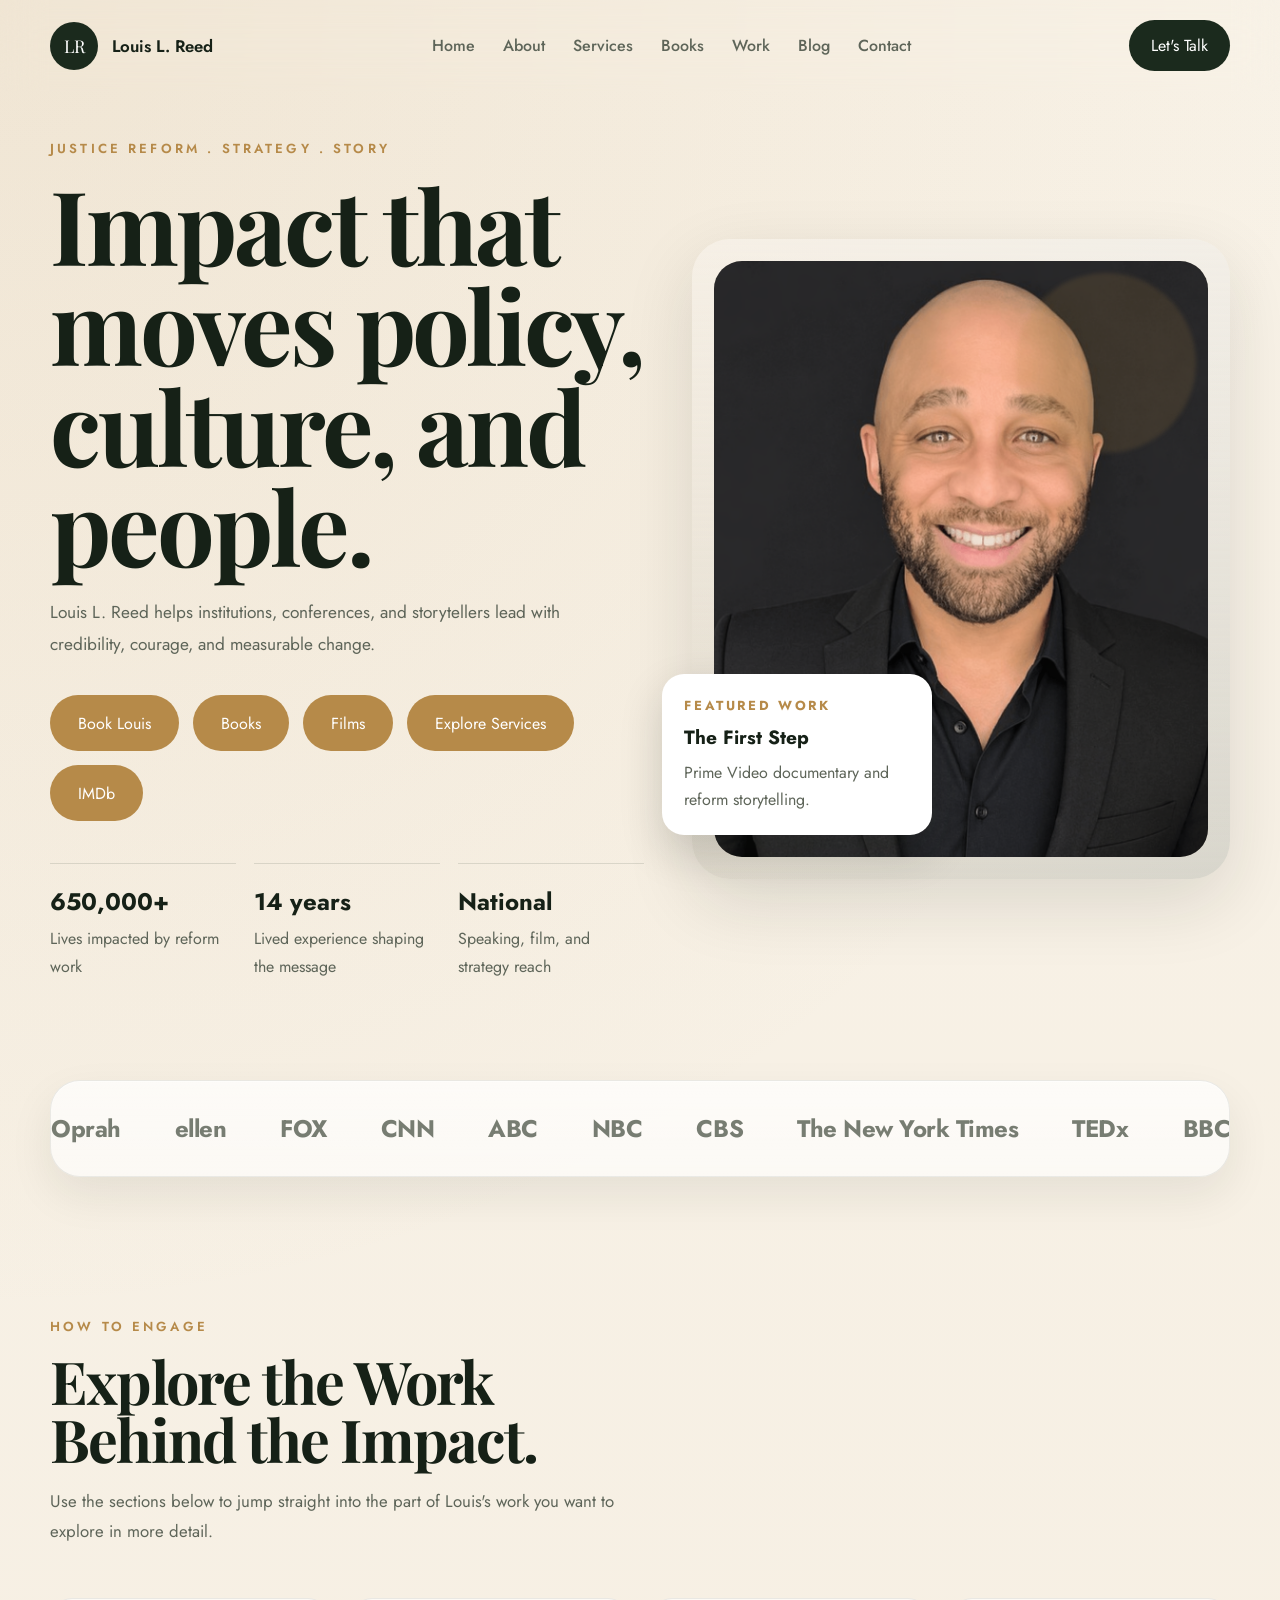
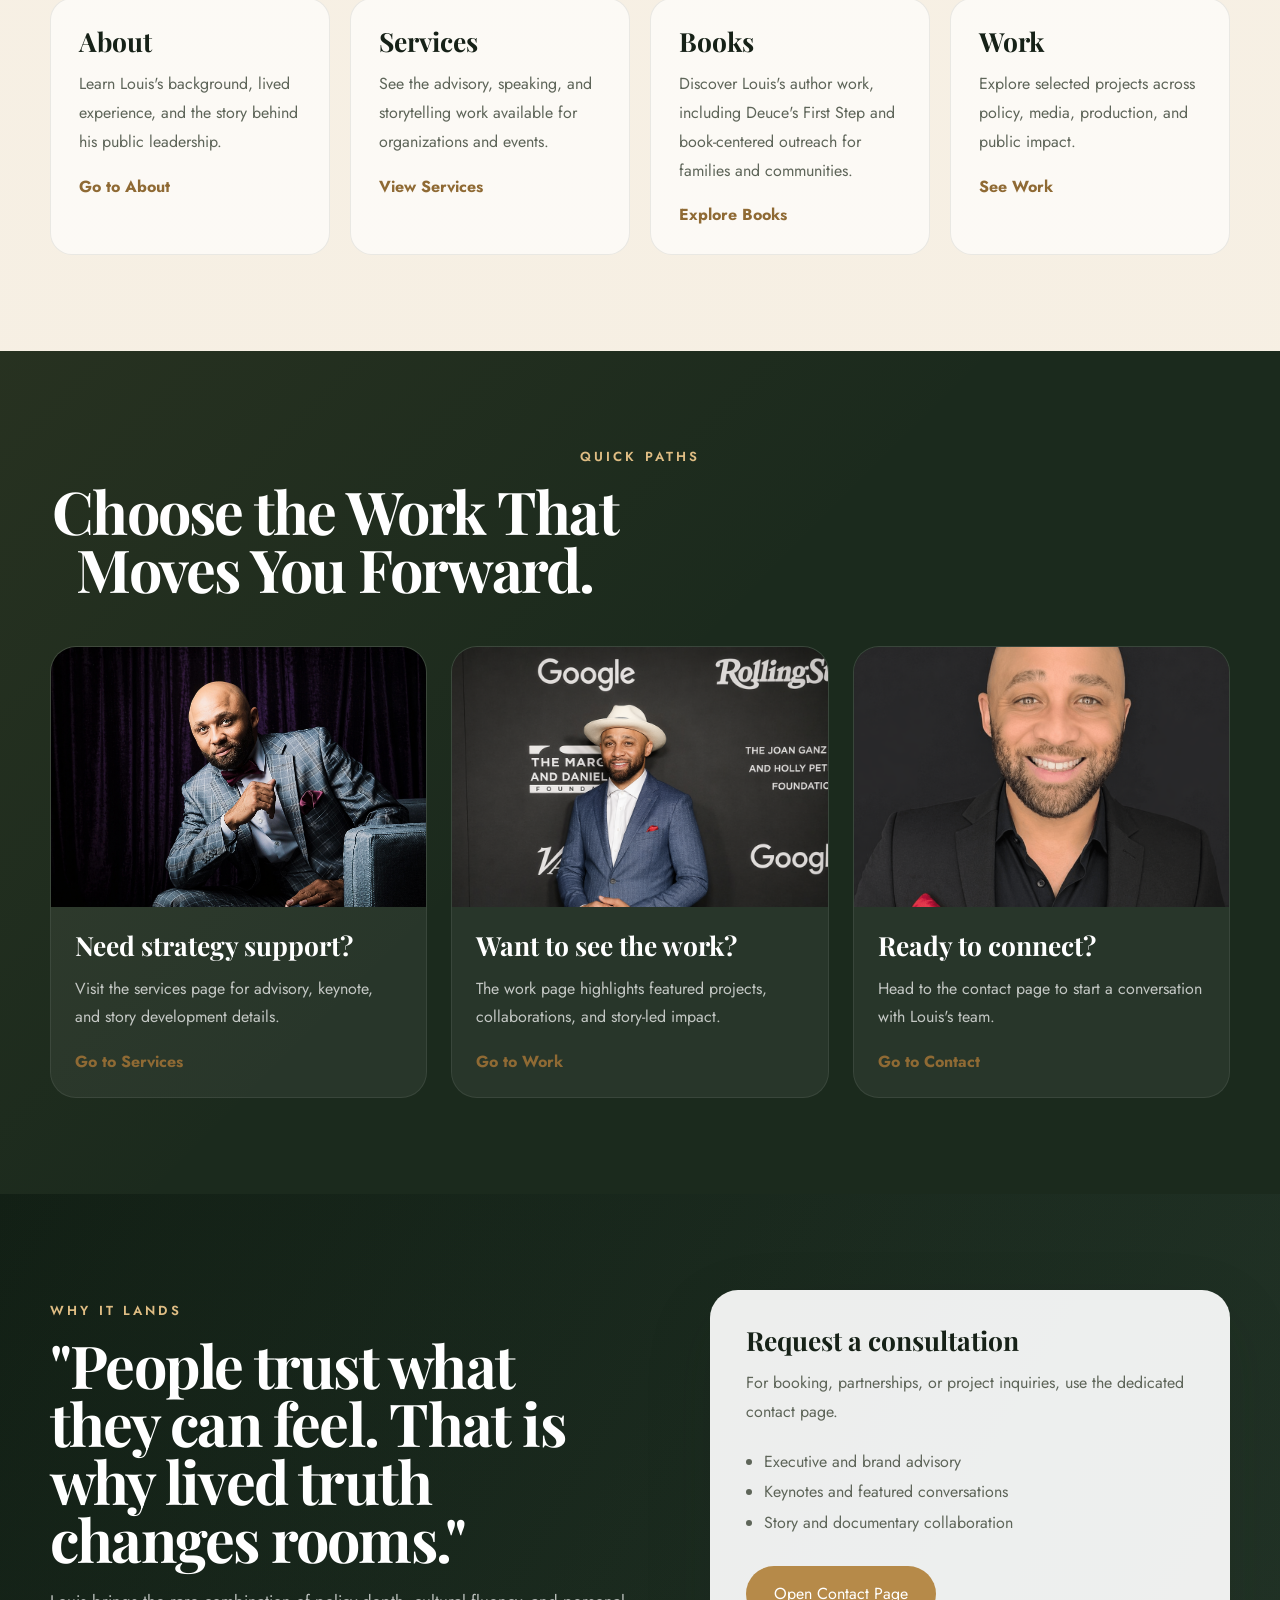
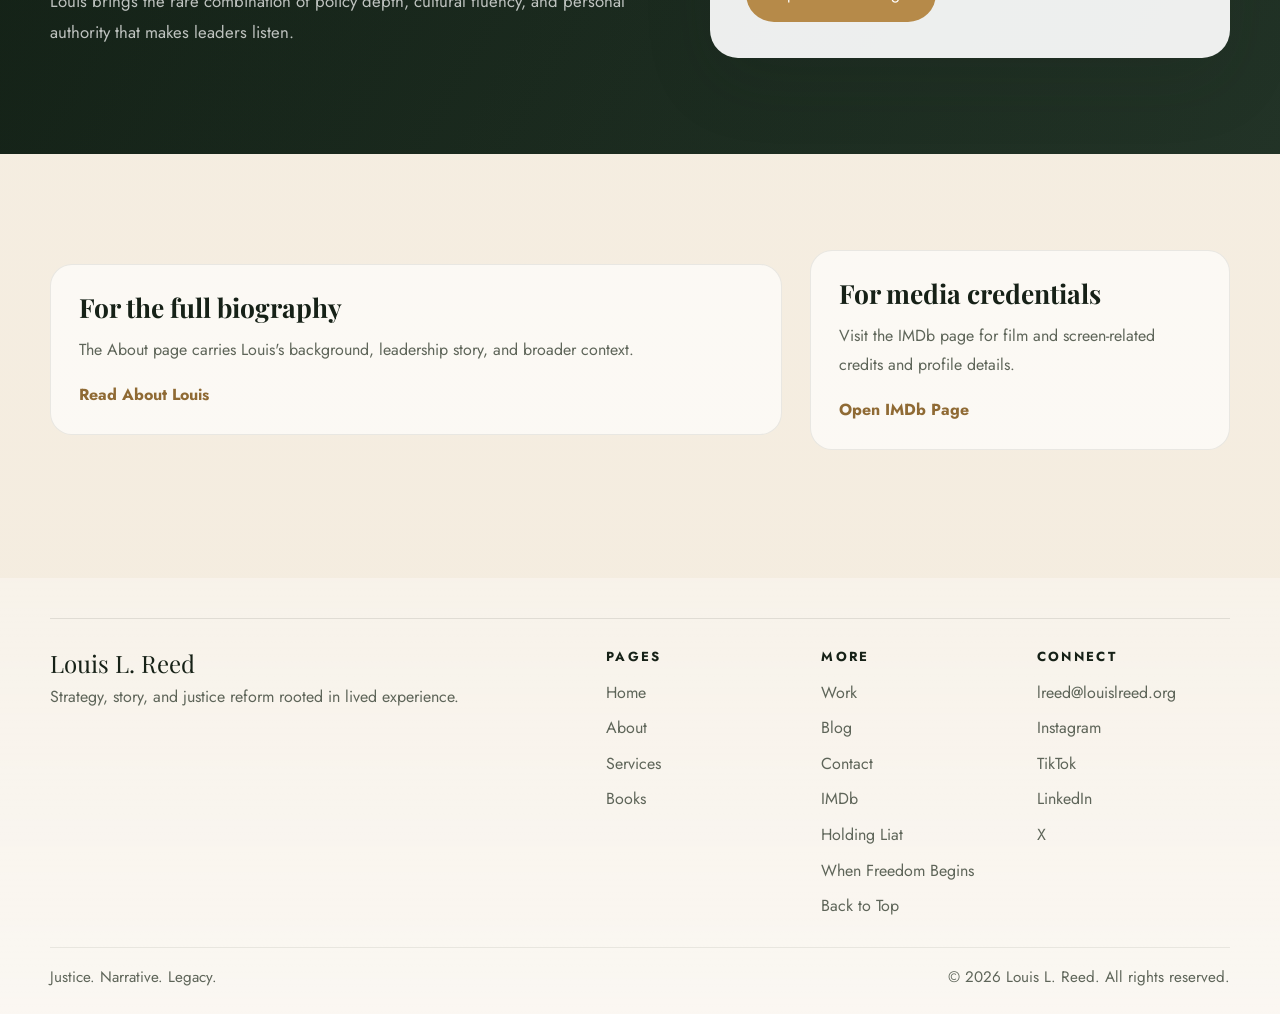
<file: index.html>
<!doctype html>
<html lang="en">

<head>
  <meta charset="UTF-8" />
  <meta name="viewport" content="width=device-width, initial-scale=1.0" />
  <meta name="description"
    content="Louis L. Reed - Social impact strategist, filmmaker, and justice reform architect helping organizations shape policy, narrative, and lasting cultural change." />
  <meta property="og:title" content="Louis L. Reed | Strategy, Story, and Justice Reform" />
  <meta property="og:description"
    content="Partner with Louis L. Reed for keynote speaking, culture-shifting strategy, and story-led impact work." />
  <meta property="og:type" content="website" />
  <meta property="og:url" content="https://www.louislreed.org" />
  <meta property="og:image" content="https://www.louislreed.org/img-hero-background.png" />
  <meta name="twitter:card" content="summary_large_image" />
  <meta name="twitter:title" content="Louis L. Reed | Strategy, Story, and Justice Reform" />
  <meta name="twitter:description"
    content="Justice reform insight, story-led strategy, and keynote speaking rooted in lived experience." />
  <meta name="twitter:image" content="https://www.louislreed.org/img-hero-background.png" />
  <link rel="canonical" href="https://www.louislreed.org/" />
  <title>Louis L. Reed | Strategy, Story, and Justice Reform</title>
  <link rel="preconnect" href="https://fonts.googleapis.com" />
  <link rel="preconnect" href="https://fonts.gstatic.com" crossorigin />
  <link
    href="https://fonts.googleapis.com/css2?family=Jost:wght@400;500;600;700&family=Playfair+Display:wght@600;700;800&display=swap"
    rel="stylesheet" />
  <link rel="stylesheet" href="style.css" />
</head>

<body>
  <div class="site-shell">
    <nav id="navbar" class="navbar" aria-label="Main navigation">
      <div class="container nav-inner">
        <a href="#hero" class="brand-mark" aria-label="Louis L. Reed home">
          <span class="brand-mark__monogram">LR</span>
          <span class="brand-mark__text">Louis L. Reed</span>
        </a>

        <div class="nav-links">
          <a href="index.html" class="nav-link active">Home</a>
          <a href="about.html" class="nav-link">About</a>
          <a href="services.html" class="nav-link">Services</a>
          <a href="books.html" class="nav-link">Books</a>
          <a href="work.html" class="nav-link">Work</a>
          <a href="blog.html" class="nav-link">Blog</a>
          <a href="contact.html" class="nav-link">Contact</a>
        </div>

        <a href="contact.html" class="nav-cta">Let's Talk</a>

        <button class="nav-hamburger" id="nav-hamburger" aria-label="Open menu" aria-expanded="false">
          <span></span>
          <span></span>
          <span></span>
        </button>
      </div>
    </nav>

    <div class="mobile-menu" id="mobile-menu" aria-hidden="true">
      <a href="index.html" class="mobile-link">Home</a>
      <a href="about.html" class="mobile-link">About</a>
      <a href="services.html" class="mobile-link">Services</a>
      <a href="books.html" class="mobile-link">Books</a>
      <a href="work.html" class="mobile-link">Work</a>
      <a href="blog.html" class="mobile-link">Blog</a>
      <a href="contact.html" class="mobile-link mobile-link-cta">Let's Talk</a>
    </div>
    <main>
      <section id="hero" class="hero">
        <div class="container hero-grid">
          <div class="hero-copy">
            <p class="eyebrow reveal-up">Justice Reform . Strategy . Story</p>
            <h1 class="hero-title reveal-up delay-1">
              Impact that moves
              policy, culture,
              and people.
            </h1>
            <p class="hero-text reveal-up delay-2">
              Louis L. Reed helps institutions, conferences, and storytellers
              lead with credibility, courage, and measurable change.
            </p>

            <div class="hero-actions reveal-up delay-3">
              <a href="contact.html" class="button button-primary">Book Louis</a>
              <a href="books.html" class="button button-primary">Books</a>
              <a href="films.html" class="button button-primary">Films</a>
              <a href="services.html" class="button button-primary">Explore Services</a>
              <a href="imdb.html" class="button button-primary">IMDb</a>
            </div>

            <div class="hero-stat-row reveal-up delay-4">
              <div class="hero-stat">
                <strong>650,000+</strong>
                <span>Lives impacted by reform work</span>
              </div>
              <div class="hero-stat">
                <strong>14 years</strong>
                <span>Lived experience shaping the message</span>
              </div>
              <div class="hero-stat">
                <strong>National</strong>
                <span>Speaking, film, and strategy reach</span>
              </div>
            </div>
          </div>

          <div class="hero-visual reveal-right">
            <div class="hero-photo-frame">
              <img src="profile-main.png" class="hero-photo" alt="Portrait of Louis Reed smiling" />
              <div class="hero-floating-card">
                <span class="hero-floating-card__label">Featured Work</span>
                <strong>The First Step</strong>
                <p>Prime Video documentary and reform storytelling.</p>
              </div>
            </div>
          </div>
        </div>
      </section>

      <section class="trust-bar" aria-label="Trusted by">
        <div class="container trust-bar__frame">
          <div class="trust-bar__track">
            <div class="trust-bar__group">
              <span class="trust-logo">Oprah</span>
              <span class="trust-logo">ellen</span>
              <span class="trust-logo">FOX</span>
              <span class="trust-logo">CNN</span>
              <span class="trust-logo">ABC</span>
              <span class="trust-logo">NBC</span>
              <span class="trust-logo">CBS</span>
              <span class="trust-logo">The New York Times</span>
              <span class="trust-logo">TEDx</span>
              <span class="trust-logo">BBC</span>
              <span class="trust-logo">Forbes</span>
              <span class="trust-logo">Entrepreneur</span>
              <span class="trust-logo">USA Today</span>
              <span class="trust-logo">Inc.</span>
              <span class="trust-logo">TIME</span>
              <span class="trust-logo">Fast Company</span>
              <span class="trust-logo">The Wall Street Journal</span>
            </div>
            <div class="trust-bar__group" aria-hidden="true">
              <span class="trust-logo">Oprah</span>
              <span class="trust-logo">ellen</span>
              <span class="trust-logo">FOX</span>
              <span class="trust-logo">CNN</span>
              <span class="trust-logo">ABC</span>
              <span class="trust-logo">NBC</span>
              <span class="trust-logo">CBS</span>
              <span class="trust-logo">The New York Times</span>
              <span class="trust-logo">TEDx</span>
              <span class="trust-logo">BBC</span>
              <span class="trust-logo">Forbes</span>
              <span class="trust-logo">Entrepreneur</span>
              <span class="trust-logo">USA Today</span>
              <span class="trust-logo">Inc.</span>
              <span class="trust-logo">TIME</span>
              <span class="trust-logo">Fast Company</span>
              <span class="trust-logo">The Wall Street Journal</span>
            </div>
          </div>
        </div>
      </section>

      <section class="section section-light">
        <div class="container section-heading section-heading-left">
          <p class="eyebrow">How to Engage</p>
          <h2 class="section-title">
            Explore the Work Behind the Impact.
          </h2>
          <p class="section-text">
            Use the sections below to jump straight into the part of Louis's
            work you want to explore in more detail.
          </p>
        </div>

        <div class="container feature-grid">
          <article class="feature-card reveal-up">
            <h3>About</h3>
            <p>
              Learn Louis's background, lived experience, and the story behind
              his public leadership.
            </p>
            <a href="about.html" class="blog-card__link">Go to About</a>
          </article>
          <article class="feature-card reveal-up delay-1">
            <h3>Services</h3>
            <p>
              See the advisory, speaking, and storytelling work available for
              organizations and events.
            </p>
            <a href="services.html" class="blog-card__link">View Services</a>
          </article>
          <article class="feature-card reveal-up delay-2">
            <h3>Books</h3>
            <p>
              Discover Louis's author work, including Deuce's First Step and
              book-centered outreach for families and communities.
            </p>
            <a href="books.html" class="blog-card__link">Explore Books</a>
          </article>
          <article class="feature-card reveal-up delay-3">
            <h3>Work</h3>
            <p>
              Explore selected projects across policy, media, production, and
              public impact.
            </p>
            <a href="work.html" class="blog-card__link">See Work</a>
          </article>
        </div>
      </section>

      <section class="section section-dark">
        <div class="container section-heading">
          <p class="eyebrow eyebrow-light">Quick Paths</p>
          <h2 class="section-title section-title-light">
            Choose the Work That Moves You Forward.
          </h2>
        </div>

        <div class="container services-grid">
          <article class="service-card reveal-up">
            <img src="img-strategy-new.png" alt="Strategic consulting session" class="service-card__image" />
            <div class="service-card__body">
              <h3>Need strategy support?</h3>
              <p>
                Visit the services page for advisory, keynote, and story
                development details.
              </p>
              <a href="services.html" class="blog-card__link">Go to Services</a>
            </div>
          </article>

          <article class="service-card reveal-up delay-1">
            <img src="img-film-service-new.png" alt="Film and story production work"
              class="service-card__image service-card__image--top" />
            <div class="service-card__body">
              <h3>Want to see the work?</h3>
              <p>
                The work page highlights featured projects, collaborations, and
                story-led impact.
              </p>
              <a href="work.html" class="blog-card__link">Go to Work</a>
            </div>
          </article>

          <article class="service-card reveal-up delay-2">
            <img src="img-speaking-new.png" alt="Louis Reed speaking on stage" class="service-card__image" />
            <div class="service-card__body">
              <h3>Ready to connect?</h3>
              <p>
                Head to the contact page to start a conversation with Louis's
                team.
              </p>
              <a href="contact.html" class="blog-card__link">Go to Contact</a>
            </div>
          </article>
        </div>
      </section>

      <section class="section consultation-band">
        <div class="container consultation-grid">
          <div class="consultation-quote reveal-left">
            <p class="eyebrow eyebrow-light">Why It Lands</p>
            <h2 class="section-title section-title-light">
              "People trust what they can feel. That is why lived truth
              changes rooms."
            </h2>
            <p class="section-text section-text-light">
              Louis brings the rare combination of policy depth, cultural
              fluency, and personal authority that makes leaders listen.
            </p>
          </div>

          <div class="consultation-panel reveal-right">
            <h3>Request a consultation</h3>
            <p>
              For booking, partnerships, or project inquiries, use the
              dedicated contact page.
            </p>
            <ul class="consultation-list">
              <li>Executive and brand advisory</li>
              <li>Keynotes and featured conversations</li>
              <li>Story and documentary collaboration</li>
            </ul>
            <a href="contact.html" class="button button-primary">Open Contact Page</a>
          </div>
        </div>
      </section>

      <section class="section section-light">
        <div class="container two-column-copy">
          <div class="feature-card reveal-up">
            <h3>For the full biography</h3>
            <p>
              The About page carries Louis's background, leadership story, and
              broader context.
            </p>
            <a href="about.html" class="blog-card__link">Read About Louis</a>
          </div>
          <div class="feature-card reveal-up delay-1">
            <h3>For media credentials</h3>
            <p>
              Visit the IMDb page for film and screen-related credits and
              profile details.
            </p>
            <a href="imdb.html" class="blog-card__link">Open IMDb Page</a>
          </div>
        </div>
      </section>
    </main>
    <footer class="footer">
      <div class="container footer-inner">
        <div class="footer-brand-block">
          <p class="footer-brand">Louis L. Reed</p>
          <p class="footer-copy">
            Strategy, story, and justice reform rooted in lived experience.
          </p>
        </div>
        <div class="footer-links">
          <div class="footer-column">
            <p class="footer-heading">Pages</p>
            <a href="index.html" class="footer-link">Home</a>
            <a href="about.html" class="footer-link">About</a>
            <a href="services.html" class="footer-link">Services</a>
            <a href="books.html" class="footer-link">Books</a>
          </div>
          <div class="footer-column">
            <p class="footer-heading">More</p>
            <a href="work.html" class="footer-link">Work</a>
            <a href="blog.html" class="footer-link">Blog</a>
            <a href="contact.html" class="footer-link">Contact</a>
            <a href="imdb.html" class="footer-link">IMDb</a>
            <a href="holding-liat.html" class="footer-link">Holding Liat</a>
            <a href="when-freedom-begins.html" class="footer-link">When Freedom Begins</a>
            <a href="#hero" class="footer-link">Back to Top</a>
          </div>
          <div class="footer-column">
            <p class="footer-heading">Connect</p>
            <a href="mailto:lreed@louislreed.org" class="footer-link">lreed@louislreed.org</a>
            <a href="https://www.instagram.com/heinspires4real" target="_blank" rel="noopener noreferrer"
              class="footer-link">
              Instagram
            </a>
            <a href="https://www.tiktok.com/heinspires4real" target="_blank" rel="noopener noreferrer"
              class="footer-link">TikTok</a>
            <a href="https://www.linkedin.com/in/louislreed" target="_blank" rel="noopener noreferrer"
              class="footer-link">LinkedIn</a>
            <a href="https://www.x.com/louislreed" target="_blank" rel="noopener noreferrer"
              class="footer-link">X</a>
          </div>
        </div>
      </div>
      <div class="container footer-bottom">
        <p class="footer-note">Justice. Narrative. Legacy.</p>
        <p class="footer-note">&copy; 2026 Louis L. Reed. All rights reserved.</p>
      </div>
    </footer>
  </div>

  <script src="main.js"></script>
</body>

</html>
</file>
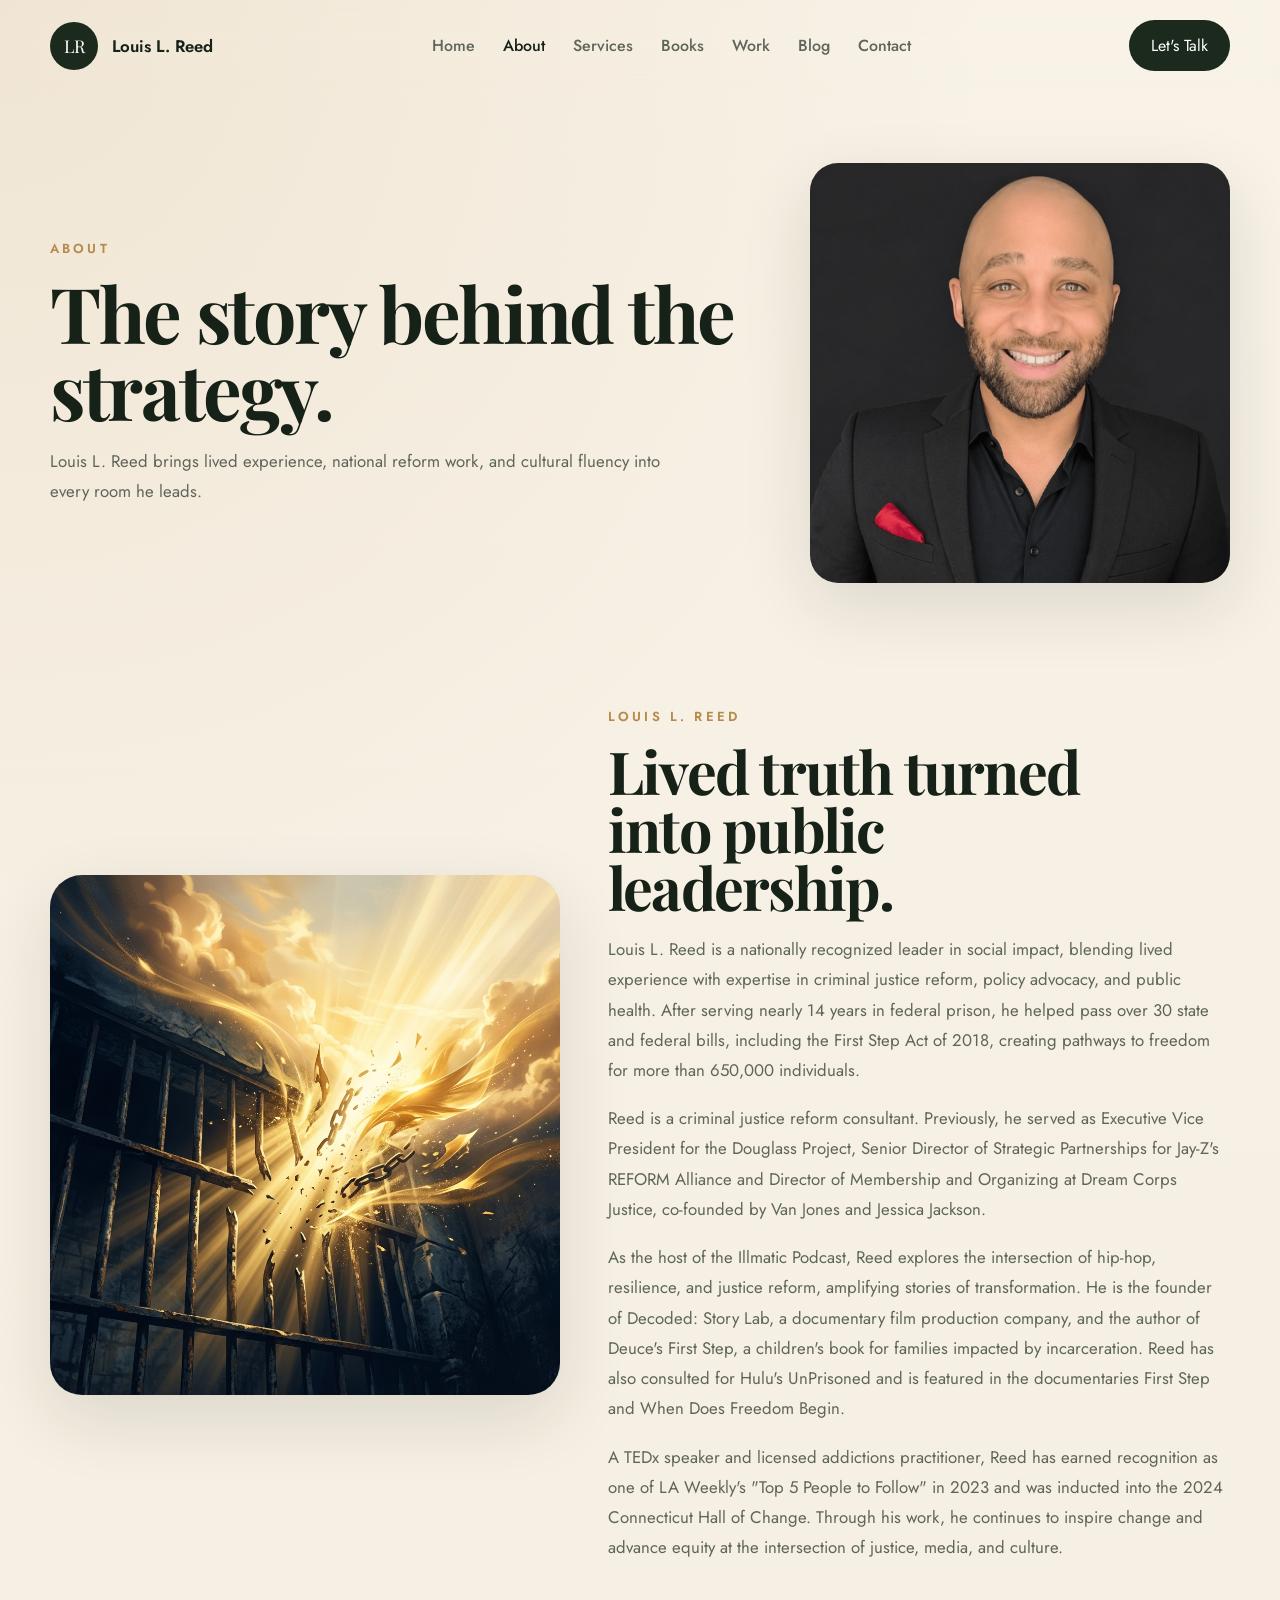
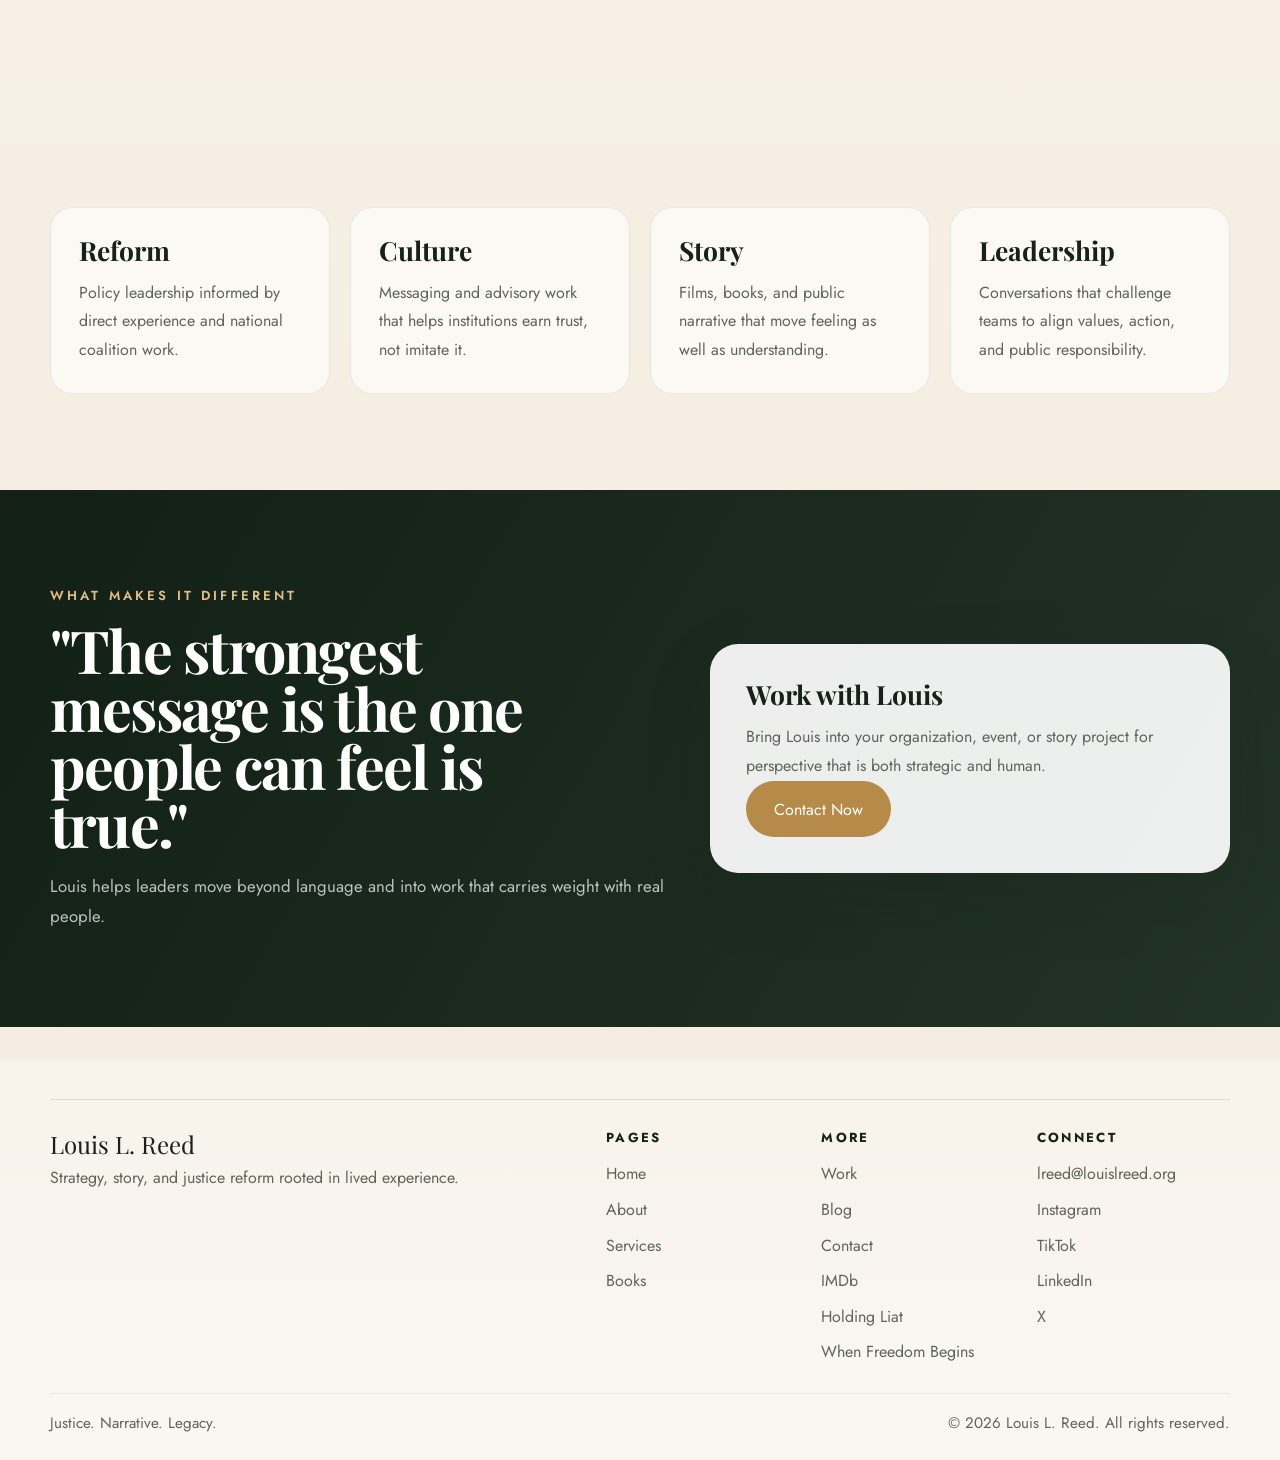
<file: about.html>
<!doctype html>
<html lang="en">
  <head>
    <meta charset="UTF-8" />
    <meta name="viewport" content="width=device-width, initial-scale=1.0" />
    <meta
      name="description"
      content="Learn more about Louis L. Reed, his lived experience, and the leadership behind his justice reform and strategy work."
    />
    <title>Louis L. Reed | About</title>
    <link rel="preconnect" href="https://fonts.googleapis.com" />
    <link rel="preconnect" href="https://fonts.gstatic.com" crossorigin />
    <link
      href="https://fonts.googleapis.com/css2?family=Jost:wght@400;500;600;700&family=Playfair+Display:wght@600;700;800&display=swap"
      rel="stylesheet"
    />
    <link rel="stylesheet" href="style.css" />
  </head>
  <body>
    <div class="site-shell">
      <nav id="navbar" class="navbar" aria-label="Main navigation">
        <div class="container nav-inner">
          <a href="index.html" class="brand-mark" aria-label="Louis L. Reed home">
            <span class="brand-mark__monogram">LR</span>
            <span class="brand-mark__text">Louis L. Reed</span>
          </a>
          <div class="nav-links">
            <a href="index.html" class="nav-link">Home</a>
            <a href="about.html" class="nav-link active">About</a>
            <a href="services.html" class="nav-link">Services</a>
            <a href="books.html" class="nav-link">Books</a>
            <a href="work.html" class="nav-link">Work</a>
            <a href="blog.html" class="nav-link">Blog</a>
            <a href="contact.html" class="nav-link">Contact</a>
          </div>
          <a href="contact.html" class="nav-cta">Let's Talk</a>
          <button class="nav-hamburger" id="nav-hamburger" aria-label="Open menu" aria-expanded="false">
            <span></span><span></span><span></span>
          </button>
        </div>
      </nav>

      <div class="mobile-menu" id="mobile-menu" aria-hidden="true">
        <a href="index.html" class="mobile-link">Home</a>
        <a href="about.html" class="mobile-link">About</a>
        <a href="services.html" class="mobile-link">Services</a>
        <a href="books.html" class="mobile-link">Books</a>
        <a href="work.html" class="mobile-link">Work</a>
        <a href="blog.html" class="mobile-link">Blog</a>
        <a href="contact.html" class="mobile-link mobile-link-cta">Let's Talk</a>
      </div>

      <main>
        <section class="page-hero">
          <div class="container page-hero__grid">
            <div>
              <p class="eyebrow">About</p>
              <h1 class="page-title">The story behind the strategy.</h1>
              <p class="section-text">
                Louis L. Reed brings lived experience, national reform work,
                and cultural fluency into every room he leads.
              </p>
            </div>
            <img src="profile-main.png" alt="Louis Reed portrait" class="page-hero__image" />
          </div>
        </section>

        <section class="section section-light">
          <div class="container intro-grid">
            <div class="intro-media reveal-left">
              <img src="img-justice.png" alt="Justice reform leadership" />
            </div>
            <div class="intro-copy reveal-right">
              <p class="eyebrow">Louis L. Reed</p>
              <h2 class="section-title">
                Lived truth turned into public leadership.
              </h2>
              <p class="section-text">
                Louis L. Reed is a nationally recognized leader in social
                impact, blending lived experience with expertise in criminal
                justice reform, policy advocacy, and public health. After
                serving nearly 14 years in federal prison, he helped pass over
                30 state and federal bills, including the First Step Act of
                2018, creating pathways to freedom for more than 650,000
                individuals.
              </p>
              <p class="section-text">
                Reed is a criminal justice reform consultant. Previously, he
                served as Executive Vice President for the Douglass Project,
                Senior Director of Strategic Partnerships for Jay-Z's REFORM
                Alliance and Director of Membership and Organizing at Dream
                Corps Justice, co-founded by Van Jones and Jessica Jackson.
              </p>
              <p class="section-text">
                As the host of the Illmatic Podcast, Reed explores the
                intersection of hip-hop, resilience, and justice reform,
                amplifying stories of transformation. He is the founder of
                Decoded: Story Lab, a documentary film production company, and
                the author of Deuce's First Step, a children's book for families
                impacted by incarceration. Reed has also consulted for Hulu's
                UnPrisoned and is featured in the documentaries First Step and
                When Does Freedom Begin.
              </p>
              <p class="section-text">
                A TEDx speaker and licensed addictions practitioner, Reed has
                earned recognition as one of LA Weekly's "Top 5 People to
                Follow" in 2023 and was inducted into the 2024 Connecticut Hall
                of Change. Through his work, he continues to inspire change and
                advance equity at the intersection of justice, media, and
                culture.
              </p>
            </div>
          </div>
        </section>

        <section class="section section-light">
          <div class="container feature-grid">
            <article class="feature-card reveal-up">
              <h3>Reform</h3>
              <p>Policy leadership informed by direct experience and national coalition work.</p>
            </article>
            <article class="feature-card reveal-up delay-1">
              <h3>Culture</h3>
              <p>Messaging and advisory work that helps institutions earn trust, not imitate it.</p>
            </article>
            <article class="feature-card reveal-up delay-2">
              <h3>Story</h3>
              <p>Films, books, and public narrative that move feeling as well as understanding.</p>
            </article>
            <article class="feature-card reveal-up delay-3">
              <h3>Leadership</h3>
              <p>Conversations that challenge teams to align values, action, and public responsibility.</p>
            </article>
          </div>
        </section>

        <section class="section consultation-band">
          <div class="container consultation-grid">
            <div class="consultation-quote reveal-left">
              <p class="eyebrow eyebrow-light">What Makes It Different</p>
              <h2 class="section-title section-title-light">
                "The strongest message is the one people can feel is true."
              </h2>
              <p class="section-text section-text-light">
                Louis helps leaders move beyond language and into work that
                carries weight with real people.
              </p>
            </div>
            <div class="consultation-panel reveal-right">
              <h3>Work with Louis</h3>
              <p>
                Bring Louis into your organization, event, or story project for
                perspective that is both strategic and human.
              </p>
              <a href="contact.html" class="button button-primary">Contact Now</a>
            </div>
          </div>
        </section>
      </main>

      <footer class="footer">
        <div class="container footer-inner">
          <div class="footer-brand-block">
            <p class="footer-brand">Louis L. Reed</p>
            <p class="footer-copy">
              Strategy, story, and justice reform rooted in lived experience.
            </p>
          </div>
          <div class="footer-links">
            <div class="footer-column">
              <p class="footer-heading">Pages</p>
              <a href="index.html" class="footer-link">Home</a>
              <a href="about.html" class="footer-link">About</a>
              <a href="services.html" class="footer-link">Services</a>
              <a href="books.html" class="footer-link">Books</a>
            </div>
            <div class="footer-column">
              <p class="footer-heading">More</p>
              <a href="work.html" class="footer-link">Work</a>
              <a href="blog.html" class="footer-link">Blog</a>
              <a href="contact.html" class="footer-link">Contact</a>
              <a href="imdb.html" class="footer-link">IMDb</a>
              <a href="holding-liat.html" class="footer-link">Holding Liat</a>
              <a href="when-freedom-begins.html" class="footer-link">When Freedom Begins</a>
            </div>
            <div class="footer-column">
              <p class="footer-heading">Connect</p>
              <a href="mailto:lreed@louislreed.org" class="footer-link">lreed@louislreed.org</a>
              <a href="https://www.instagram.com/heinspires4real" target="_blank" rel="noopener noreferrer" class="footer-link">Instagram</a>
              <a href="https://www.tiktok.com/heinspires4real" target="_blank" rel="noopener noreferrer" class="footer-link">TikTok</a>
              <a href="https://www.linkedin.com/in/louislreed" target="_blank" rel="noopener noreferrer" class="footer-link">LinkedIn</a>
              <a href="https://www.x.com/louislreed" target="_blank" rel="noopener noreferrer" class="footer-link">X</a>
            </div>
          </div>
        </div>
        <div class="container footer-bottom">
          <p class="footer-note">Justice. Narrative. Legacy.</p>
          <p class="footer-note">&copy; 2026 Louis L. Reed. All rights reserved.</p>
        </div>
      </footer>
    </div>

    <script src="main.js"></script>
  </body>
</html>
</file>
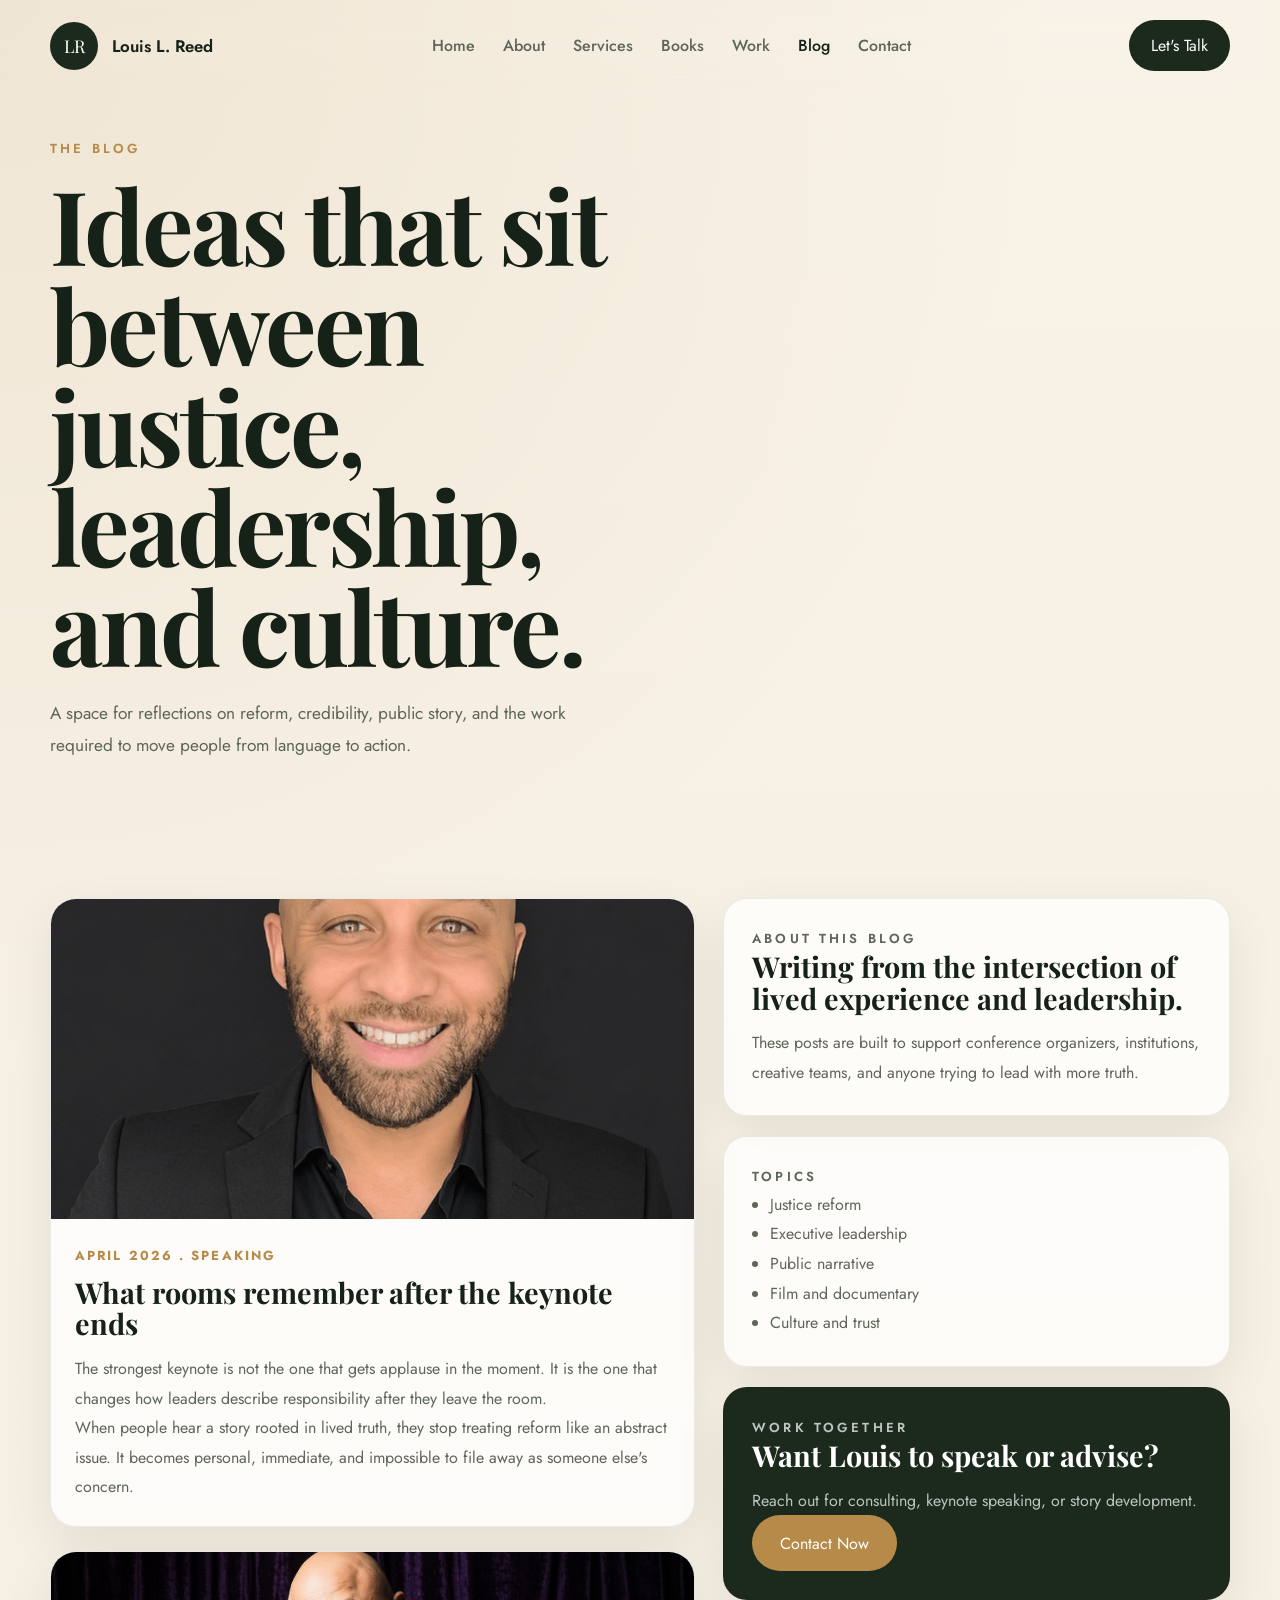
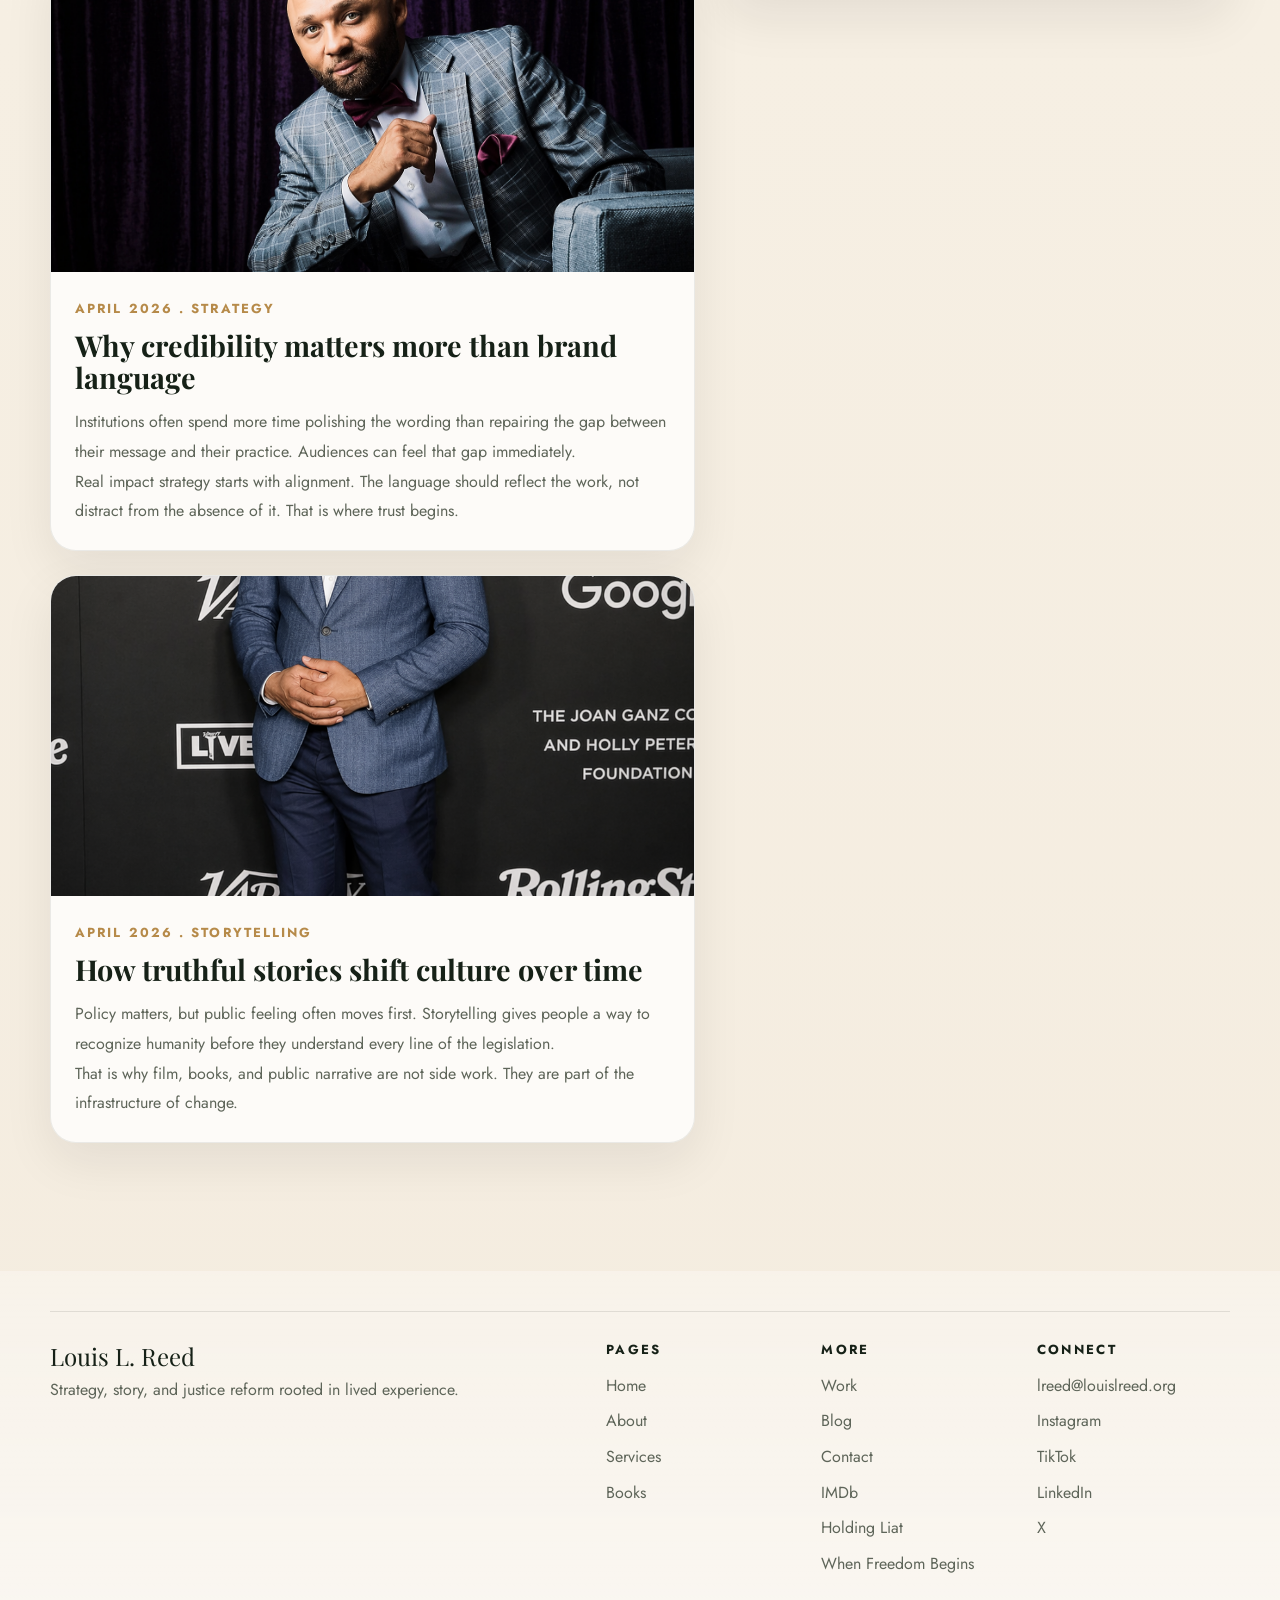
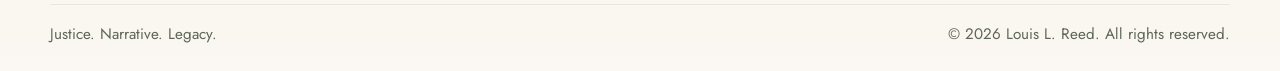
<file: blog.html>
<!doctype html>
<html lang="en">
  <head>
    <meta charset="UTF-8" />
    <meta name="viewport" content="width=device-width, initial-scale=1.0" />
    <meta
      name="description"
      content="Read the Louis L. Reed blog for insights on justice reform, leadership, public narrative, and culture-shaping work."
    />
    <meta property="og:title" content="Louis L. Reed | Blog" />
    <meta
      property="og:description"
      content="Essays and reflections on justice, leadership, strategy, and storytelling."
    />
    <title>Louis L. Reed | Blog</title>
    <link rel="preconnect" href="https://fonts.googleapis.com" />
    <link rel="preconnect" href="https://fonts.gstatic.com" crossorigin />
    <link
      href="https://fonts.googleapis.com/css2?family=Jost:wght@400;500;600;700&family=Playfair+Display:wght@600;700;800&display=swap"
      rel="stylesheet"
    />
    <link rel="stylesheet" href="style.css" />
  </head>
  <body>
    <div class="site-shell">
      <nav id="navbar" class="navbar" aria-label="Main navigation">
        <div class="container nav-inner">
          <a href="index.html" class="brand-mark" aria-label="Louis L. Reed home">
            <span class="brand-mark__monogram">LR</span>
            <span class="brand-mark__text">Louis L. Reed</span>
          </a>

          <div class="nav-links">
            <a href="index.html" class="nav-link">Home</a>
            <a href="about.html" class="nav-link">About</a>
            <a href="services.html" class="nav-link">Services</a>
            <a href="books.html" class="nav-link">Books</a>
            <a href="work.html" class="nav-link">Work</a>
            <a href="blog.html" class="nav-link active">Blog</a>
            <a href="contact.html" class="nav-link">Contact</a>
          </div>

          <a href="contact.html" class="nav-cta">Let's Talk</a>

          <button
            class="nav-hamburger"
            id="nav-hamburger"
            aria-label="Open menu"
            aria-expanded="false"
          >
            <span></span>
            <span></span>
            <span></span>
          </button>
        </div>
      </nav>

      <div class="mobile-menu" id="mobile-menu" aria-hidden="true">
        <a href="index.html" class="mobile-link">Home</a>
        <a href="about.html" class="mobile-link">About</a>
        <a href="services.html" class="mobile-link">Services</a>
        <a href="books.html" class="mobile-link">Books</a>
        <a href="work.html" class="mobile-link">Work</a>
        <a href="blog.html" class="mobile-link">Blog</a>
        <a href="contact.html" class="mobile-link mobile-link-cta">Let's Talk</a>
      </div>

      <main>
        <section class="blog-hero">
          <div class="container blog-hero__grid">
            <div class="blog-hero__copy">
              <p class="eyebrow reveal-up">The Blog</p>
              <h1 class="hero-title reveal-up delay-1">
                Ideas that sit between justice, leadership, and culture.
              </h1>
              <p class="hero-text reveal-up delay-2">
                A space for reflections on reform, credibility, public story,
                and the work required to move people from language to action.
              </p>
            </div>
          </div>
        </section>

        <section class="section section-light">
          <div class="container blog-layout">
            <div class="blog-feed">
              <article class="blog-post-card reveal-up">
                <img
                  src="img-speaking-new.png"
                  alt="Louis speaking on stage"
                  class="blog-post-card__image"
                />
                <div class="blog-post-card__body">
                  <span class="blog-card__meta">April 2026 . Speaking</span>
                  <h2>What rooms remember after the keynote ends</h2>
                  <p>
                    The strongest keynote is not the one that gets applause in
                    the moment. It is the one that changes how leaders describe
                    responsibility after they leave the room.
                  </p>
                  <p>
                    When people hear a story rooted in lived truth, they stop
                    treating reform like an abstract issue. It becomes personal,
                    immediate, and impossible to file away as someone else's
                    concern.
                  </p>
                </div>
              </article>

              <article class="blog-post-card reveal-up delay-1">
                <img
                  src="img-strategy-new.png"
                  alt="Strategic planning session"
                  class="blog-post-card__image"
                />
                <div class="blog-post-card__body">
                  <span class="blog-card__meta">April 2026 . Strategy</span>
                  <h2>Why credibility matters more than brand language</h2>
                  <p>
                    Institutions often spend more time polishing the wording
                    than repairing the gap between their message and their
                    practice. Audiences can feel that gap immediately.
                  </p>
                  <p>
                    Real impact strategy starts with alignment. The language
                    should reflect the work, not distract from the absence of
                    it. That is where trust begins.
                  </p>
                </div>
              </article>

              <article class="blog-post-card reveal-up delay-2">
                <img
                  src="img-film-service-new.png"
                  alt="Film and documentary production"
                  class="blog-post-card__image"
                />
                <div class="blog-post-card__body">
                  <span class="blog-card__meta">April 2026 . Storytelling</span>
                  <h2>How truthful stories shift culture over time</h2>
                  <p>
                    Policy matters, but public feeling often moves first.
                    Storytelling gives people a way to recognize humanity before
                    they understand every line of the legislation.
                  </p>
                  <p>
                    That is why film, books, and public narrative are not side
                    work. They are part of the infrastructure of change.
                  </p>
                </div>
              </article>
            </div>

            <aside class="blog-sidebar reveal-left">
              <div class="sidebar-card">
                <p class="eyebrow">About This Blog</p>
                <h3>Writing from the intersection of lived experience and leadership.</h3>
                <p>
                  These posts are built to support conference organizers,
                  institutions, creative teams, and anyone trying to lead with
                  more truth.
                </p>
              </div>

              <div class="sidebar-card">
                <p class="eyebrow">Topics</p>
                <ul class="sidebar-list">
                  <li>Justice reform</li>
                  <li>Executive leadership</li>
                  <li>Public narrative</li>
                  <li>Film and documentary</li>
                  <li>Culture and trust</li>
                </ul>
              </div>

              <div class="sidebar-card sidebar-card-dark">
                <p class="eyebrow eyebrow-light">Work Together</p>
                <h3>Want Louis to speak or advise?</h3>
                <p>
                  Reach out for consulting, keynote speaking, or story
                  development.
                </p>
                <a href="contact.html" class="button button-primary">
                  Contact Now
                </a>
              </div>
            </aside>
          </div>
        </section>
      </main>

      <footer class="footer">
        <div class="container footer-inner">
          <div class="footer-brand-block">
            <p class="footer-brand">Louis L. Reed</p>
            <p class="footer-copy">
              Strategy, story, and justice reform rooted in lived experience.
            </p>
          </div>
          <div class="footer-links">
            <div class="footer-column">
              <p class="footer-heading">Pages</p>
              <a href="index.html" class="footer-link">Home</a>
              <a href="about.html" class="footer-link">About</a>
              <a href="services.html" class="footer-link">Services</a>
              <a href="books.html" class="footer-link">Books</a>
            </div>
            <div class="footer-column">
              <p class="footer-heading">More</p>
              <a href="work.html" class="footer-link">Work</a>
              <a href="blog.html" class="footer-link">Blog</a>
              <a href="contact.html" class="footer-link">Contact</a>
              <a href="imdb.html" class="footer-link">IMDb</a>
              <a href="holding-liat.html" class="footer-link">Holding Liat</a>
              <a href="when-freedom-begins.html" class="footer-link">When Freedom Begins</a>
            </div>
            <div class="footer-column">
              <p class="footer-heading">Connect</p>
              <a href="mailto:lreed@louislreed.org" class="footer-link">lreed@louislreed.org</a>
              <a href="https://www.instagram.com/heinspires4real" target="_blank" rel="noopener noreferrer" class="footer-link">Instagram</a>
              <a href="https://www.tiktok.com/heinspires4real" target="_blank" rel="noopener noreferrer" class="footer-link">TikTok</a>
              <a href="https://www.linkedin.com/in/louislreed" target="_blank" rel="noopener noreferrer" class="footer-link">LinkedIn</a>
              <a href="https://www.x.com/louislreed" target="_blank" rel="noopener noreferrer" class="footer-link">X</a>
            </div>
          </div>
        </div>
        <div class="container footer-bottom">
          <p class="footer-note">Justice. Narrative. Legacy.</p>
          <p class="footer-note">&copy; 2026 Louis L. Reed. All rights reserved.</p>
        </div>
      </footer>
    </div>

    <script src="main.js"></script>
  </body>
</html>
</file>
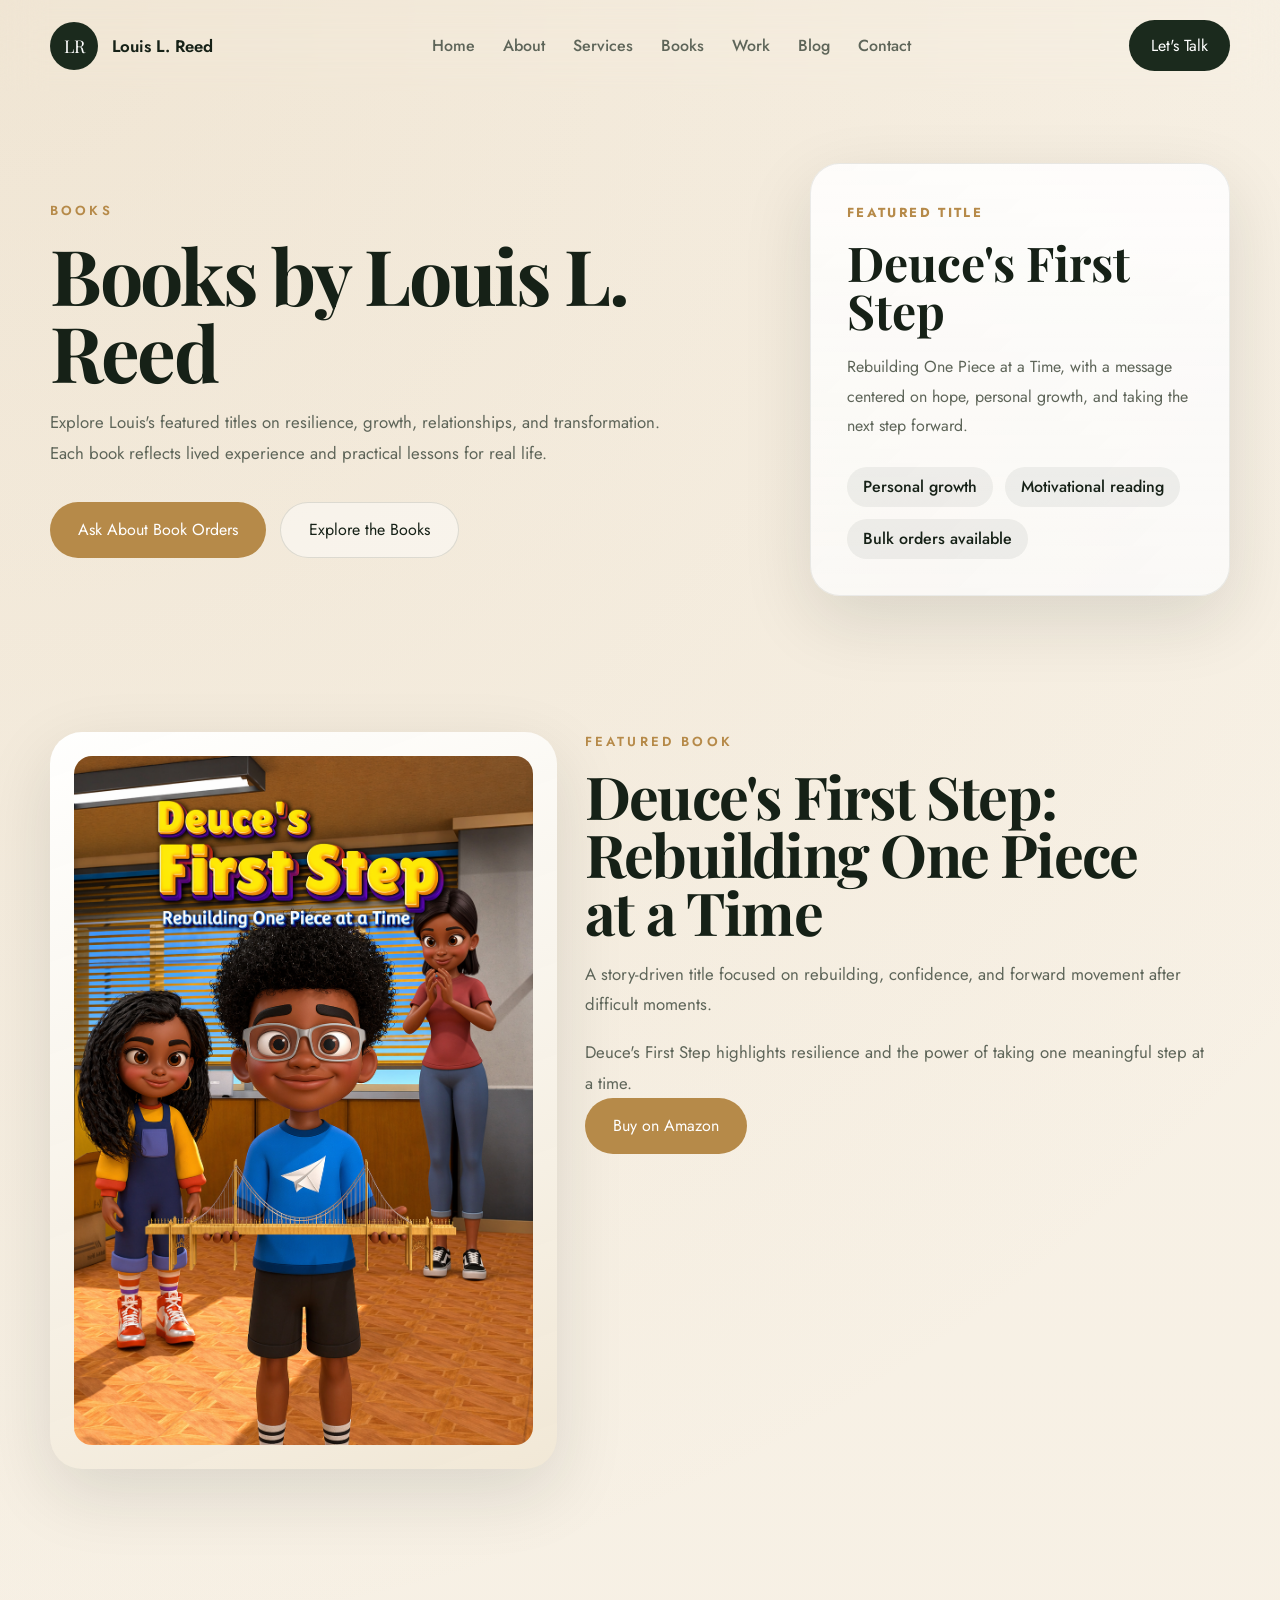
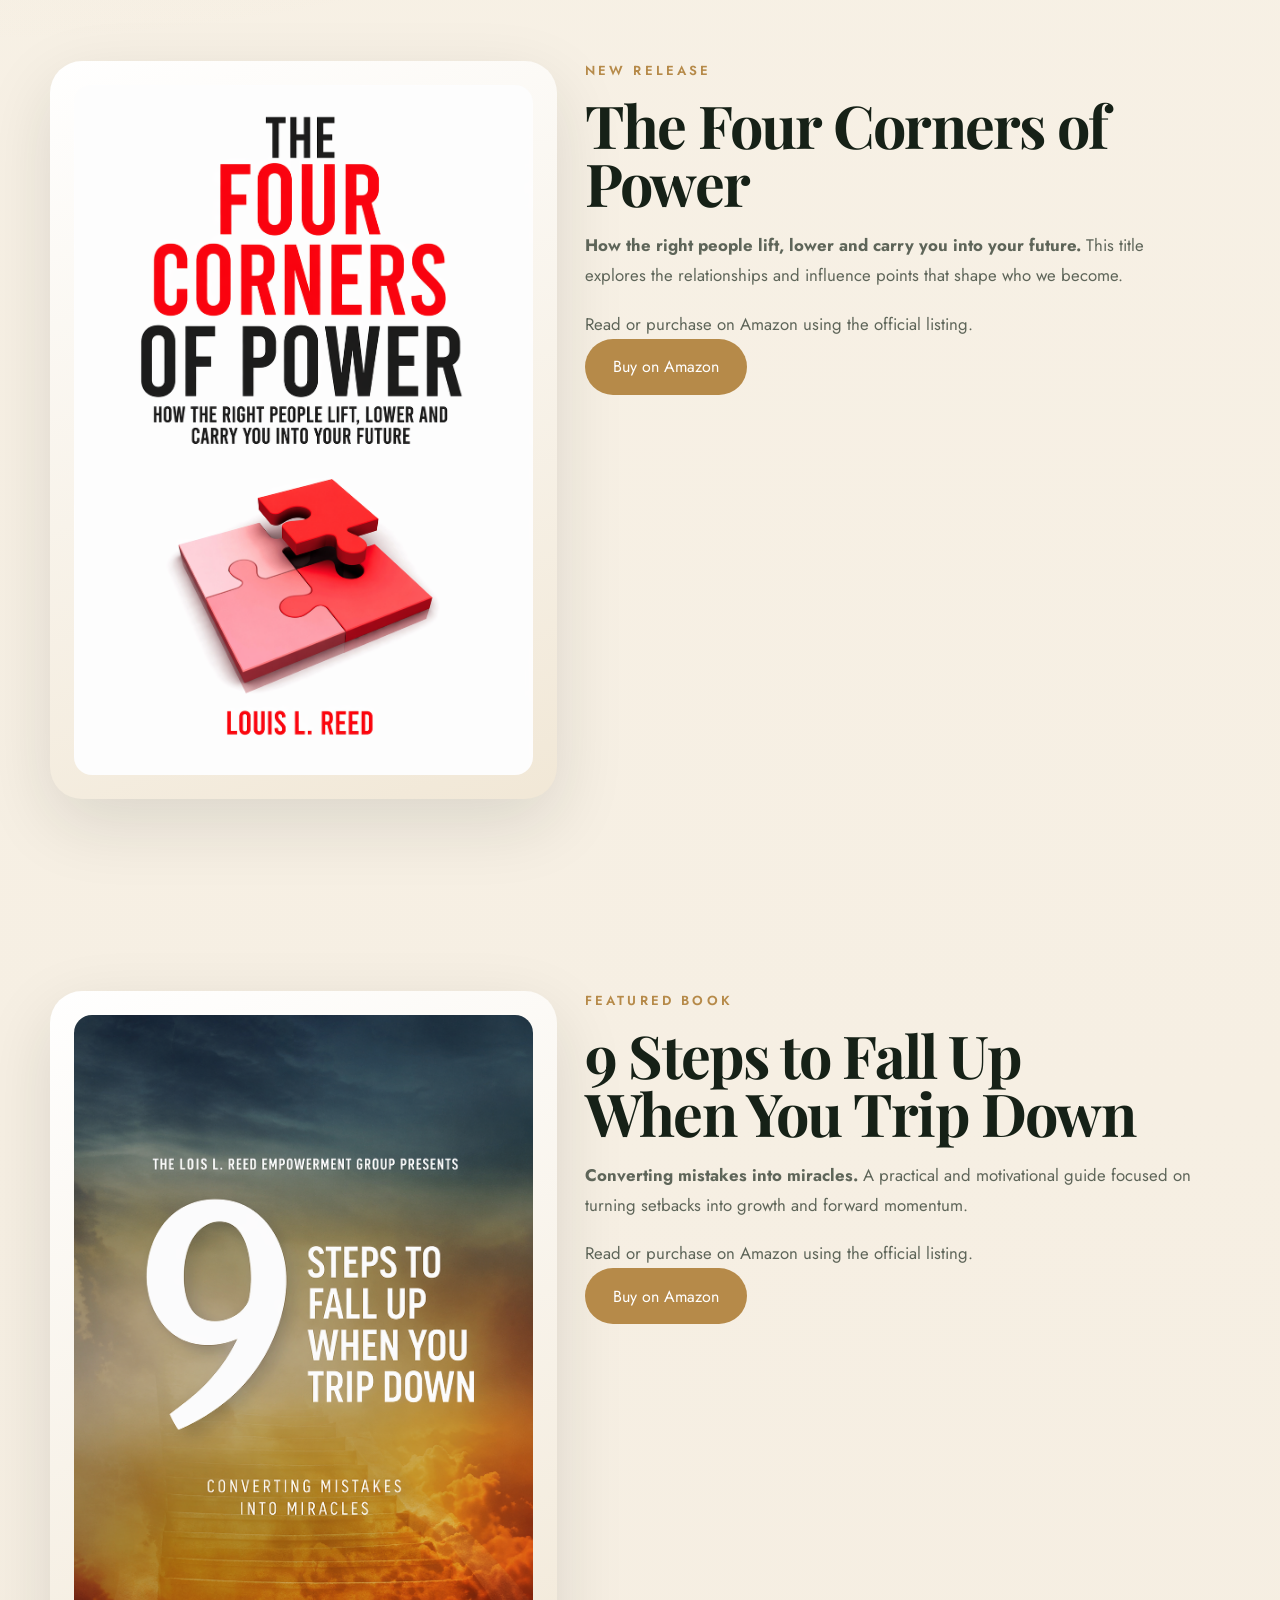
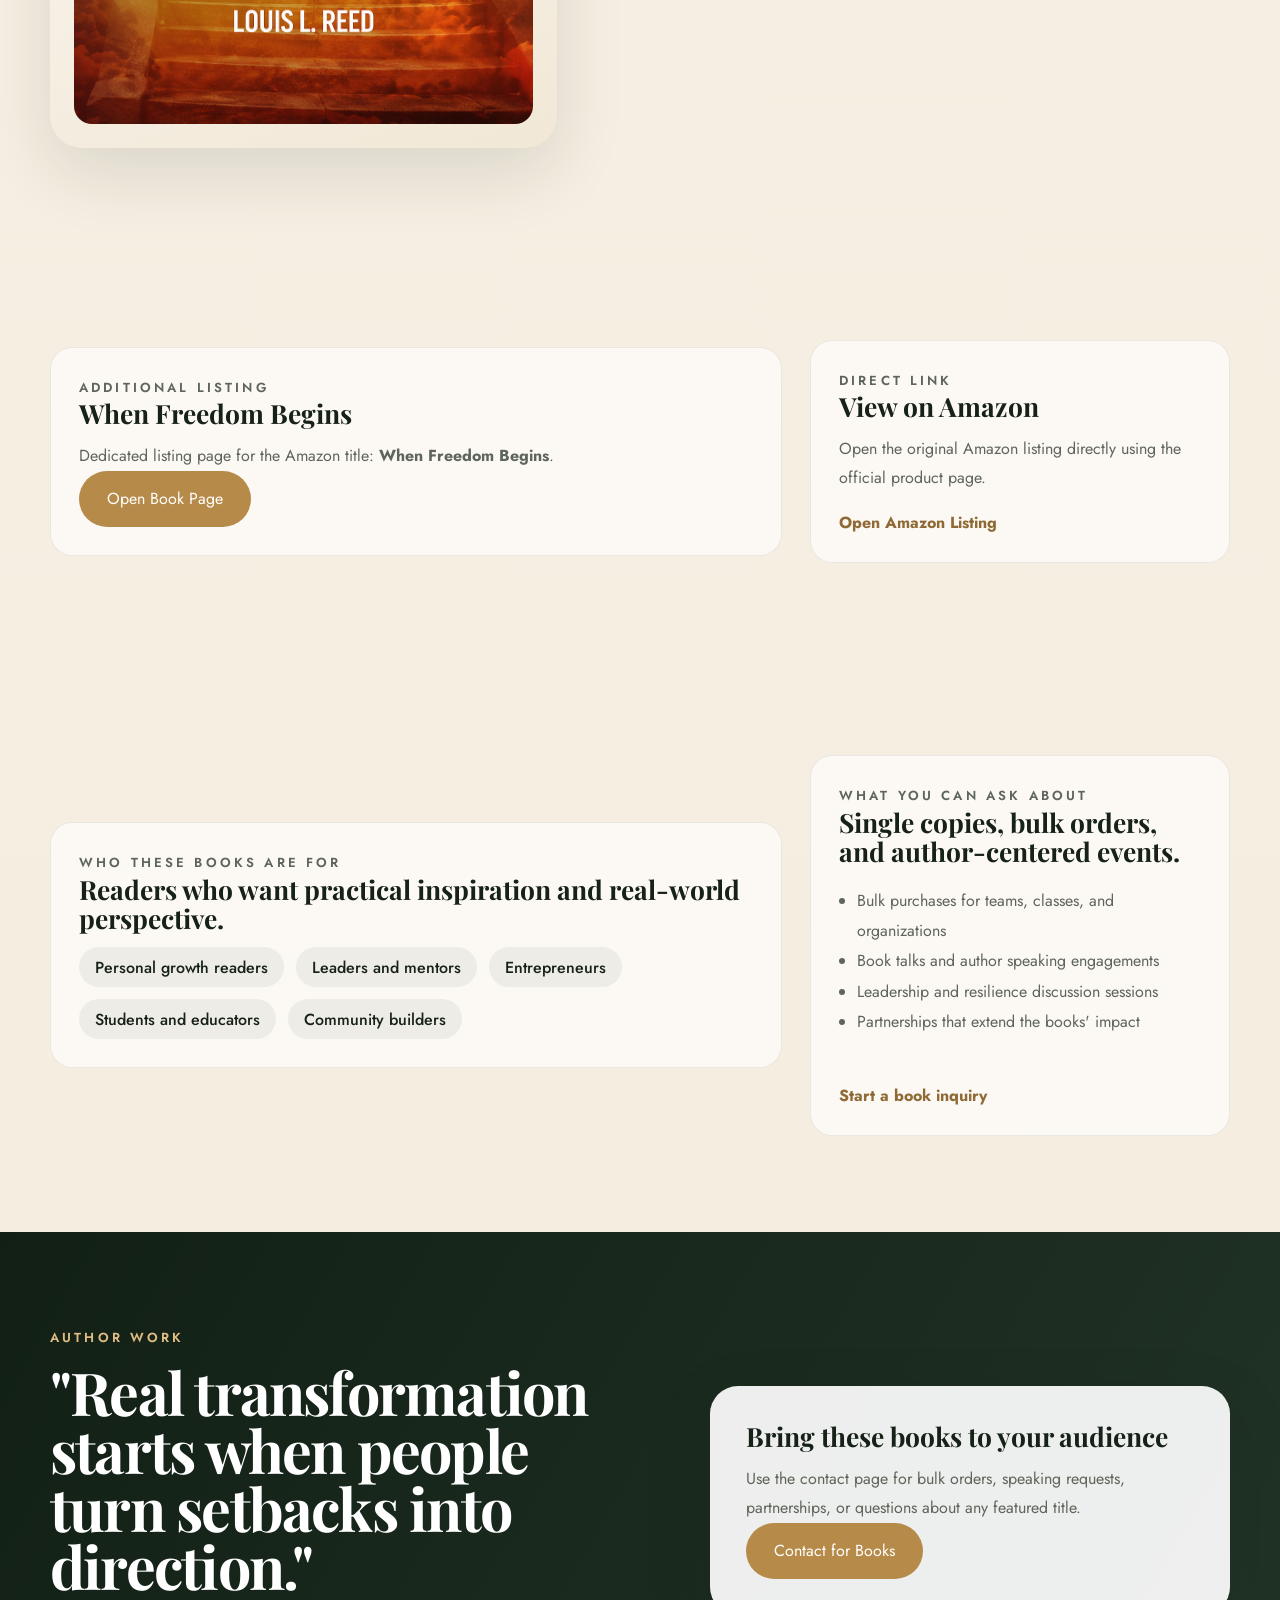
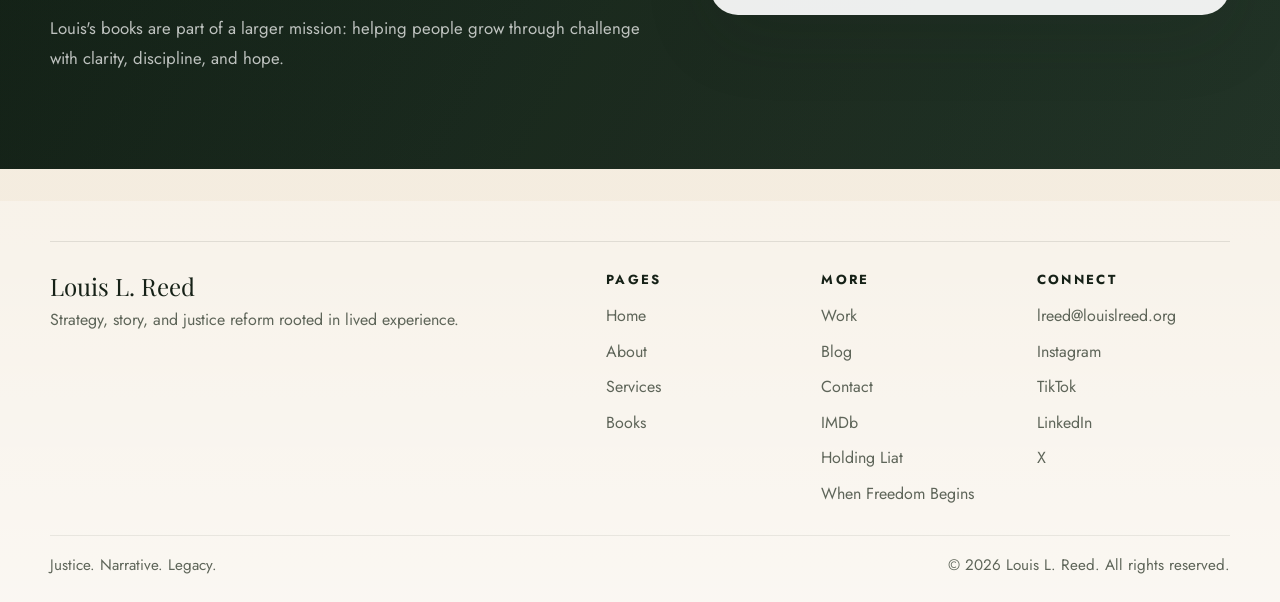
<file: books.html>
<!doctype html>
<html lang="en">
  <head>
    <meta charset="UTF-8" />
    <meta name="viewport" content="width=device-width, initial-scale=1.0" />
    <meta
      name="description"
      content="Explore books by Louis L. Reed, including Deuce's First Step, The Four Corners of Power, and 9 Steps to Fall Up When You Trip Down."
    />
    <meta property="og:title" content="Louis L. Reed | Books" />
    <meta
      property="og:description"
      content="A dedicated page for Louis L. Reed's author work and featured titles."
    />
    <title>Louis L. Reed | Books</title>
    <link rel="preconnect" href="https://fonts.googleapis.com" />
    <link rel="preconnect" href="https://fonts.gstatic.com" crossorigin />
    <link
      href="https://fonts.googleapis.com/css2?family=Jost:wght@400;500;600;700&family=Playfair+Display:wght@600;700;800&display=swap"
      rel="stylesheet"
    />
    <link rel="stylesheet" href="style.css" />
  </head>
  <body>
    <div class="site-shell">
      <nav id="navbar" class="navbar" aria-label="Main navigation">
        <div class="container nav-inner">
          <a href="index.html" class="brand-mark" aria-label="Louis L. Reed home">
            <span class="brand-mark__monogram">LR</span>
            <span class="brand-mark__text">Louis L. Reed</span>
          </a>
          <div class="nav-links">
            <a href="index.html" class="nav-link">Home</a>
            <a href="about.html" class="nav-link">About</a>
            <a href="services.html" class="nav-link">Services</a>
            <a href="books.html" class="nav-link active">Books</a>
            <a href="work.html" class="nav-link">Work</a>
            <a href="blog.html" class="nav-link">Blog</a>
            <a href="contact.html" class="nav-link">Contact</a>
          </div>
          <a href="contact.html" class="nav-cta">Let's Talk</a>
          <button class="nav-hamburger" id="nav-hamburger" aria-label="Open menu" aria-expanded="false">
            <span></span><span></span><span></span>
          </button>
        </div>
      </nav>

      <div class="mobile-menu" id="mobile-menu" aria-hidden="true">
        <a href="index.html" class="mobile-link">Home</a>
        <a href="about.html" class="mobile-link">About</a>
        <a href="services.html" class="mobile-link">Services</a>
        <a href="books.html" class="mobile-link">Books</a>
        <a href="work.html" class="mobile-link">Work</a>
        <a href="blog.html" class="mobile-link">Blog</a>
        <a href="contact.html" class="mobile-link mobile-link-cta">Let's Talk</a>
      </div>

      <main>
        <section class="page-hero books-hero">
          <div class="container page-hero__grid">
            <div>
              <p class="eyebrow">Books</p>
              <h1 class="page-title">Books by Louis L. Reed</h1>
              <p class="section-text">
                Explore Louis's featured titles on resilience, growth,
                relationships, and transformation. Each book reflects lived
                experience and practical lessons for real life.
              </p>
              <div class="hero-actions">
                <a href="contact.html" class="button button-primary">Ask About Book Orders</a>
                <a href="#featured-book" class="button button-secondary">Explore the Books</a>
              </div>
            </div>
            <div class="book-hero-panel reveal-right">
              <span class="book-hero-panel__eyebrow">Featured Title</span>
              <h2>Deuce's First Step</h2>
              <p>
                Rebuilding One Piece at a Time, with a message centered on hope,
                personal growth, and taking the next step forward.
              </p>
              <div class="book-hero-panel__meta">
                <span>Personal growth</span>
                <span>Motivational reading</span>
                <span>Bulk orders available</span>
              </div>
            </div>
          </div>
        </section>

        <section id="featured-book" class="section section-light">
          <div class="container book-showcase reveal-up">
            <div class="book-showcase__cover">
              <div class="book-image-card">
                <img
                  src="img-deuces-first-step-rebuilding.png"
                  alt="Cover of Deuce's First Step: Rebuilding One Piece at a Time by Louis L. Reed"
                  class="book-image-card__cover"
                />
              </div>
            </div>
            <div class="book-showcase__copy">
              <p class="eyebrow">Featured Book</p>
              <h2 class="section-title">Deuce's First Step: Rebuilding One Piece at a Time</h2>
              <p class="section-text">
                A story-driven title focused on rebuilding, confidence, and
                forward movement after difficult moments.
              </p>
              <p class="section-text">
                Deuce's First Step highlights resilience and the power of taking
                one meaningful step at a time.
              </p>
              <a
                href="https://www.amazon.com/Deuces-First-Step-Rebuilding-Piece-ebook/dp/B0DNR649WM"
                target="_blank"
                rel="noopener noreferrer"
                class="button button-primary"
              >
                Buy on Amazon
              </a>
            </div>
          </div>
        </section>

        <section id="featured-book-four-corners" class="section section-light">
          <div class="container book-showcase reveal-up">
            <div class="book-showcase__cover">
              <div class="book-image-card">
                <img
                  src="img-four-corners-of-power.png"
                  alt="Cover of The Four Corners of Power by Louis L. Reed"
                  class="book-image-card__cover"
                />
              </div>
            </div>
            <div class="book-showcase__copy">
              <p class="eyebrow">New Release</p>
              <h2 class="section-title">The Four Corners of Power</h2>
              <p class="section-text">
                <strong>How the right people lift, lower and carry you into your future.</strong>
                This title explores the relationships and influence points that
                shape who we become.
              </p>
              <p class="section-text">
                Read or purchase on Amazon using the official listing.
              </p>
              <a
                href="https://www.amazon.com/Corners-Power-Right-People-Future-ebook/dp/B0G4QKSLHY"
                target="_blank"
                rel="noopener noreferrer"
                class="button button-primary"
              >
                Buy on Amazon
              </a>
            </div>
          </div>
        </section>

        <section id="featured-book-nine-steps" class="section section-light">
          <div class="container book-showcase reveal-up">
            <div class="book-showcase__cover">
              <div class="book-image-card">
                <img
                  src="img-9-steps-fall-up.png"
                  alt="Cover of 9 Steps to Fall Up When You Trip Down by Louis L. Reed"
                  class="book-image-card__cover"
                />
              </div>
            </div>
            <div class="book-showcase__copy">
              <p class="eyebrow">Featured Book</p>
              <h2 class="section-title">9 Steps to Fall Up When You Trip Down</h2>
              <p class="section-text">
                <strong>Converting mistakes into miracles.</strong>
                A practical and motivational guide focused on turning setbacks
                into growth and forward momentum.
              </p>
              <p class="section-text">
                Read or purchase on Amazon using the official listing.
              </p>
              <a
                href="https://www.amazon.com/Steps-Fall-When-Trip-Down-ebook/dp/B018V1TLV8"
                target="_blank"
                rel="noopener noreferrer"
                class="button button-primary"
              >
                Buy on Amazon
              </a>
            </div>
          </div>
        </section>

        <section class="section section-light">
          <div class="container two-column-copy">
            <div class="feature-card reveal-up">
              <p class="eyebrow">Additional Listing</p>
              <h3>When Freedom Begins</h3>
              <p>
                Dedicated listing page for the Amazon title:
                <strong>When Freedom Begins</strong>.
              </p>
              <a href="when-freedom-begins.html" class="button button-primary">Open Book Page</a>
            </div>
            <div class="feature-card reveal-up delay-1">
              <p class="eyebrow">Direct Link</p>
              <h3>View on Amazon</h3>
              <p>
                Open the original Amazon listing directly using the official
                product page.
              </p>
              <a
                href="https://www.amazon.com/When-Freedom-Begin-Linda-Genereux/dp/B0GCRMZM28"
                target="_blank"
                rel="noopener noreferrer"
                class="blog-card__link"
              >
                Open Amazon Listing
              </a>
            </div>
          </div>
        </section>

        <section class="section section-light">
          <div class="container two-column-copy">
            <div class="feature-card reveal-left">
              <p class="eyebrow">Who These Books Are For</p>
              <h3>Readers who want practical inspiration and real-world perspective.</h3>
              <div class="audience-pills">
                <span class="audience-pill">Personal growth readers</span>
                <span class="audience-pill">Leaders and mentors</span>
                <span class="audience-pill">Entrepreneurs</span>
                <span class="audience-pill">Students and educators</span>
                <span class="audience-pill">Community builders</span>
              </div>
            </div>
            <div class="feature-card reveal-right">
              <p class="eyebrow">What You Can Ask About</p>
              <h3>Single copies, bulk orders, and author-centered events.</h3>
              <ul class="consultation-list books-list">
                <li>Bulk purchases for teams, classes, and organizations</li>
                <li>Book talks and author speaking engagements</li>
                <li>Leadership and resilience discussion sessions</li>
                <li>Partnerships that extend the books' impact</li>
              </ul>
              <a href="contact.html" class="blog-card__link">Start a book inquiry</a>
            </div>
          </div>
        </section>

        <section class="section consultation-band">
          <div class="container consultation-grid">
            <div class="consultation-quote reveal-left">
              <p class="eyebrow eyebrow-light">Author Work</p>
              <h2 class="section-title section-title-light">
                "Real transformation starts when people turn setbacks into direction."
              </h2>
              <p class="section-text section-text-light">
                Louis's books are part of a larger mission: helping people grow
                through challenge with clarity, discipline, and hope.
              </p>
            </div>

            <div class="consultation-panel reveal-right">
              <h3>Bring these books to your audience</h3>
              <p>
                Use the contact page for bulk orders, speaking requests,
                partnerships, or questions about any featured title.
              </p>
              <a href="contact.html" class="button button-primary">Contact for Books</a>
            </div>
          </div>
        </section>
      </main>

      <footer class="footer">
        <div class="container footer-inner">
          <div class="footer-brand-block">
            <p class="footer-brand">Louis L. Reed</p>
            <p class="footer-copy">
              Strategy, story, and justice reform rooted in lived experience.
            </p>
          </div>
          <div class="footer-links">
            <div class="footer-column">
              <p class="footer-heading">Pages</p>
              <a href="index.html" class="footer-link">Home</a>
              <a href="about.html" class="footer-link">About</a>
              <a href="services.html" class="footer-link">Services</a>
              <a href="books.html" class="footer-link">Books</a>
            </div>
            <div class="footer-column">
              <p class="footer-heading">More</p>
              <a href="work.html" class="footer-link">Work</a>
              <a href="blog.html" class="footer-link">Blog</a>
              <a href="contact.html" class="footer-link">Contact</a>
              <a href="imdb.html" class="footer-link">IMDb</a>
              <a href="holding-liat.html" class="footer-link">Holding Liat</a>
              <a href="when-freedom-begins.html" class="footer-link">When Freedom Begins</a>
            </div>
            <div class="footer-column">
              <p class="footer-heading">Connect</p>
              <a href="mailto:lreed@louislreed.org" class="footer-link">lreed@louislreed.org</a>
              <a href="https://www.instagram.com/heinspires4real" target="_blank" rel="noopener noreferrer" class="footer-link">Instagram</a>
              <a href="https://www.tiktok.com/heinspires4real" target="_blank" rel="noopener noreferrer" class="footer-link">TikTok</a>
              <a href="https://www.linkedin.com/in/louislreed" target="_blank" rel="noopener noreferrer" class="footer-link">LinkedIn</a>
              <a href="https://www.x.com/louislreed" target="_blank" rel="noopener noreferrer" class="footer-link">X</a>
            </div>
          </div>
        </div>
        <div class="container footer-bottom">
          <p class="footer-note">Justice. Narrative. Legacy.</p>
          <p class="footer-note">&copy; 2026 Louis L. Reed. All rights reserved.</p>
        </div>
      </footer>
    </div>

    <script src="main.js"></script>
  </body>
</html>
</file>
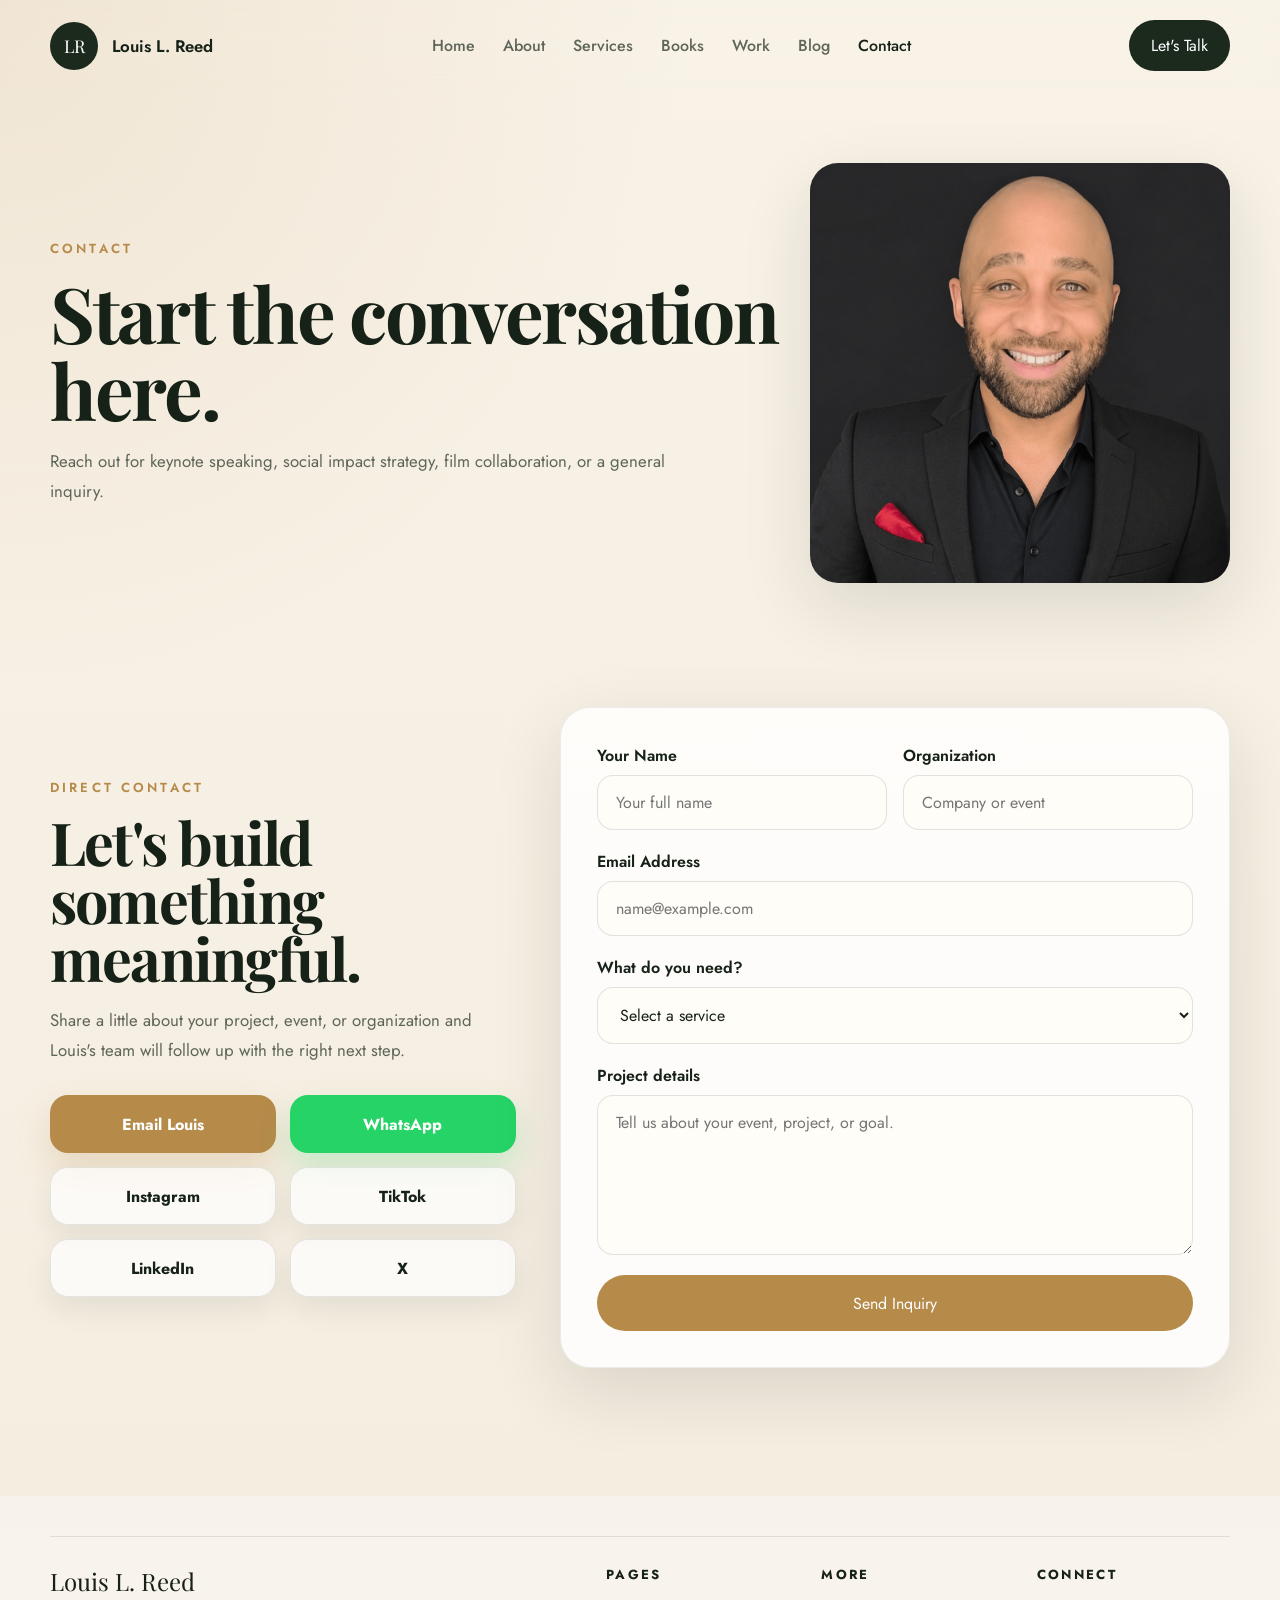
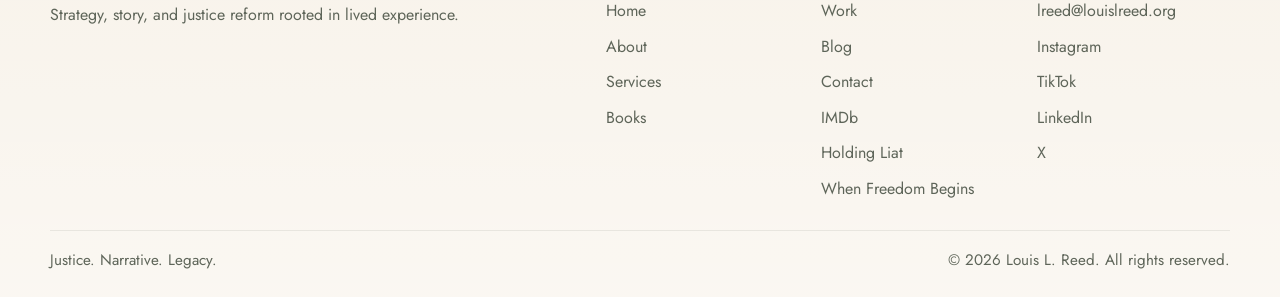
<file: contact.html>
<!doctype html>
<html lang="en">
  <head>
    <meta charset="UTF-8" />
    <meta name="viewport" content="width=device-width, initial-scale=1.0" />
    <meta
      name="description"
      content="Contact Louis L. Reed for advisory work, keynote speaking, or story development."
    />
    <title>Louis L. Reed | Contact</title>
    <link rel="preconnect" href="https://fonts.googleapis.com" />
    <link rel="preconnect" href="https://fonts.gstatic.com" crossorigin />
    <link
      href="https://fonts.googleapis.com/css2?family=Jost:wght@400;500;600;700&family=Playfair+Display:wght@600;700;800&display=swap"
      rel="stylesheet"
    />
    <link rel="stylesheet" href="style.css" />
  </head>
  <body>
    <div class="site-shell">
      <nav id="navbar" class="navbar" aria-label="Main navigation">
        <div class="container nav-inner">
          <a href="index.html" class="brand-mark" aria-label="Louis L. Reed home">
            <span class="brand-mark__monogram">LR</span>
            <span class="brand-mark__text">Louis L. Reed</span>
          </a>
          <div class="nav-links">
            <a href="index.html" class="nav-link">Home</a>
            <a href="about.html" class="nav-link">About</a>
            <a href="services.html" class="nav-link">Services</a>
            <a href="books.html" class="nav-link">Books</a>
            <a href="work.html" class="nav-link">Work</a>
            <a href="blog.html" class="nav-link">Blog</a>
            <a href="contact.html" class="nav-link active">Contact</a>
          </div>
          <a href="contact.html" class="nav-cta">Let's Talk</a>
          <button class="nav-hamburger" id="nav-hamburger" aria-label="Open menu" aria-expanded="false">
            <span></span><span></span><span></span>
          </button>
        </div>
      </nav>

      <div class="mobile-menu" id="mobile-menu" aria-hidden="true">
        <a href="index.html" class="mobile-link">Home</a>
        <a href="about.html" class="mobile-link">About</a>
        <a href="services.html" class="mobile-link">Services</a>
        <a href="books.html" class="mobile-link">Books</a>
        <a href="work.html" class="mobile-link">Work</a>
        <a href="blog.html" class="mobile-link">Blog</a>
        <a href="contact.html" class="mobile-link mobile-link-cta">Let's Talk</a>
      </div>

      <main>
        <section class="page-hero">
          <div class="container page-hero__grid">
            <div>
              <p class="eyebrow">Contact</p>
              <h1 class="page-title">Start the conversation here.</h1>
              <p class="section-text">
                Reach out for keynote speaking, social impact strategy, film
                collaboration, or a general inquiry.
              </p>
            </div>
            <img src="profile-main.png" alt="Louis Reed portrait" class="page-hero__image contact-hero-image" />
          </div>
        </section>

        <section class="section section-light contact-section">
          <div class="container contact-grid">
            <div class="contact-copy reveal-left">
              <p class="eyebrow">Direct Contact</p>
              <h2 class="section-title">Let's build something meaningful.</h2>
              <p class="section-text">
                Share a little about your project, event, or organization and
                Louis's team will follow up with the right next step.
              </p>

              <div class="contact-cards">
                <a href="mailto:lreed@louislreed.org" class="contact-action-button">
                  Email Louis
                </a>
                <a
                  href="https://wa.me/18605036423"
                  target="_blank"
                  rel="noopener noreferrer"
                  class="contact-action-button contact-action-button-secondary"
                >
                  WhatsApp
                </a>
                <a
                  href="https://www.instagram.com/heinspires4real"
                  target="_blank"
                  rel="noopener noreferrer"
                  class="contact-action-button contact-action-button-outline"
                >
                  Instagram
                </a>
                <a
                  href="https://www.tiktok.com/heinspires4real"
                  target="_blank"
                  rel="noopener noreferrer"
                  class="contact-action-button contact-action-button-outline"
                >
                  TikTok
                </a>
                <a
                  href="https://www.linkedin.com/in/louislreed"
                  target="_blank"
                  rel="noopener noreferrer"
                  class="contact-action-button contact-action-button-outline"
                >
                  LinkedIn
                </a>
                <a
                  href="https://www.x.com/louislreed"
                  target="_blank"
                  rel="noopener noreferrer"
                  class="contact-action-button contact-action-button-outline"
                >
                  X
                </a>
              </div>
            </div>

            <div class="contact-form-shell reveal-right">
              <form
                class="contact-form"
                id="contact-form"
                action="contact.php"
                data-endpoint="contact.php"
                method="post"
                novalidate
                aria-label="Partnership inquiry form"
              >
                <div class="form-row">
                  <div class="form-group">
                    <label for="form-name">Your Name</label>
                    <input class="form-input" type="text" id="form-name" name="name" placeholder="Your full name" required />
                  </div>
                  <div class="form-group">
                    <label for="form-org">Organization</label>
                    <input class="form-input" type="text" id="form-org" name="organization" placeholder="Company or event" />
                  </div>
                </div>
                <div class="form-group">
                  <label for="form-email">Email Address</label>
                  <input class="form-input" type="email" id="form-email" name="email" placeholder="name@example.com" required />
                </div>
                <div class="form-group">
                  <label for="form-type">What do you need?</label>
                  <select class="form-input form-select" id="form-type" name="inquiry_type" required>
                    <option value="" disabled selected>Select a service</option>
                    <option value="consulting">Impact strategy</option>
                    <option value="speaking">Speaking engagement</option>
                    <option value="film">Film or story development</option>
                    <option value="book">Book order or author event</option>
                    <option value="other">Something else</option>
                  </select>
                </div>
                <div class="form-group">
                  <label for="form-message">Project details</label>
                  <textarea class="form-input form-textarea" id="form-message" name="message" rows="5" placeholder="Tell us about your event, project, or goal." required></textarea>
                </div>
                <button type="submit" class="button button-primary button-full" id="form-submit-btn">Send Inquiry</button>
              </form>
              <div class="form-success" id="form-success" hidden>
                <h3>Message received</h3>
                <p>Thanks for reaching out. Louis's team will follow up soon.</p>
              </div>
            </div>
          </div>
        </section>
      </main>

      <footer class="footer">
        <div class="container footer-inner">
          <div class="footer-brand-block">
            <p class="footer-brand">Louis L. Reed</p>
            <p class="footer-copy">
              Strategy, story, and justice reform rooted in lived experience.
            </p>
          </div>
          <div class="footer-links">
            <div class="footer-column">
              <p class="footer-heading">Pages</p>
              <a href="index.html" class="footer-link">Home</a>
              <a href="about.html" class="footer-link">About</a>
              <a href="services.html" class="footer-link">Services</a>
              <a href="books.html" class="footer-link">Books</a>
            </div>
            <div class="footer-column">
              <p class="footer-heading">More</p>
              <a href="work.html" class="footer-link">Work</a>
              <a href="blog.html" class="footer-link">Blog</a>
              <a href="contact.html" class="footer-link">Contact</a>
              <a href="imdb.html" class="footer-link">IMDb</a>
              <a href="holding-liat.html" class="footer-link">Holding Liat</a>
              <a href="when-freedom-begins.html" class="footer-link">When Freedom Begins</a>
            </div>
            <div class="footer-column">
              <p class="footer-heading">Connect</p>
              <a href="mailto:lreed@louislreed.org" class="footer-link">lreed@louislreed.org</a>
              <a href="https://www.instagram.com/heinspires4real" target="_blank" rel="noopener noreferrer" class="footer-link">Instagram</a>
              <a href="https://www.tiktok.com/heinspires4real" target="_blank" rel="noopener noreferrer" class="footer-link">TikTok</a>
              <a href="https://www.linkedin.com/in/louislreed" target="_blank" rel="noopener noreferrer" class="footer-link">LinkedIn</a>
              <a href="https://www.x.com/louislreed" target="_blank" rel="noopener noreferrer" class="footer-link">X</a>
            </div>
          </div>
        </div>
        <div class="container footer-bottom">
          <p class="footer-note">Justice. Narrative. Legacy.</p>
          <p class="footer-note">&copy; 2026 Louis L. Reed. All rights reserved.</p>
        </div>
      </footer>
    </div>

    <script src="main.js?v=20260426-1408"></script>
  </body>
</html>
</file>
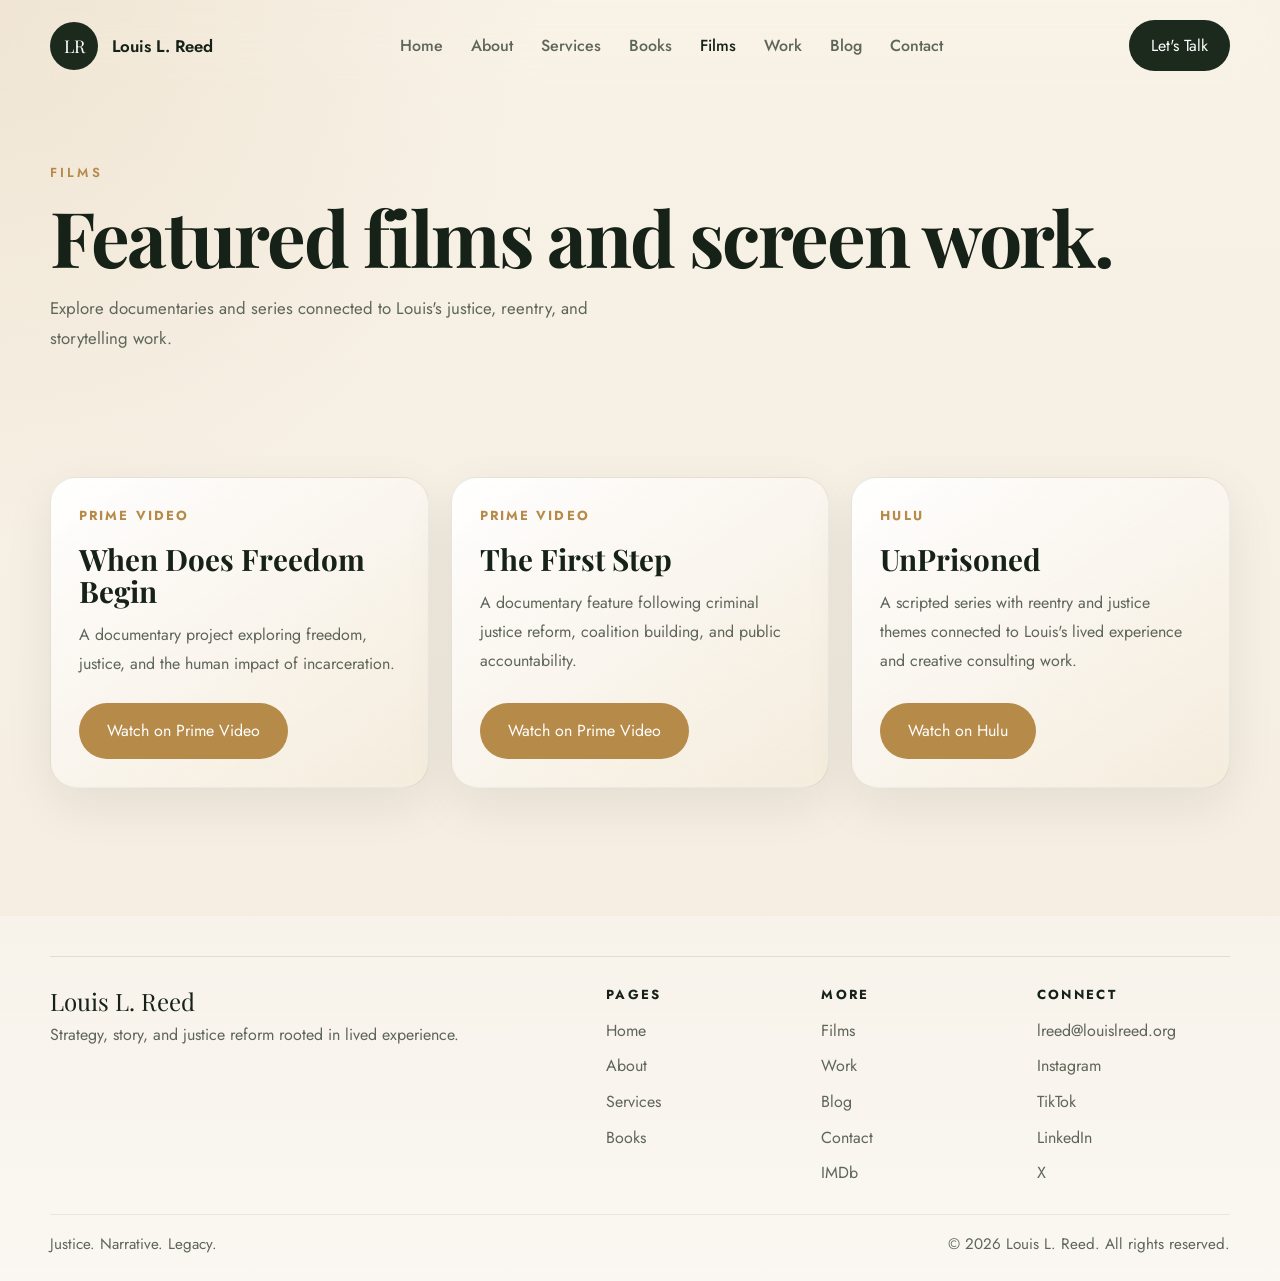
<file: films.html>
<!doctype html>
<html lang="en">
  <head>
    <meta charset="UTF-8" />
    <meta name="viewport" content="width=device-width, initial-scale=1.0" />
    <meta
      name="description"
      content="Watch featured films and series connected to Louis L. Reed's justice, reentry, and storytelling work."
    />
    <title>Louis L. Reed | Films</title>
    <link rel="preconnect" href="https://fonts.googleapis.com" />
    <link rel="preconnect" href="https://fonts.gstatic.com" crossorigin />
    <link
      href="https://fonts.googleapis.com/css2?family=Jost:wght@400;500;600;700&family=Playfair+Display:wght@600;700;800&display=swap"
      rel="stylesheet"
    />
    <link rel="stylesheet" href="style.css" />
  </head>
  <body>
    <div class="site-shell">
      <nav id="navbar" class="navbar" aria-label="Main navigation">
        <div class="container nav-inner">
          <a href="index.html" class="brand-mark" aria-label="Louis L. Reed home">
            <span class="brand-mark__monogram">LR</span>
            <span class="brand-mark__text">Louis L. Reed</span>
          </a>

          <div class="nav-links">
            <a href="index.html" class="nav-link">Home</a>
            <a href="about.html" class="nav-link">About</a>
            <a href="services.html" class="nav-link">Services</a>
            <a href="books.html" class="nav-link">Books</a>
            <a href="films.html" class="nav-link active">Films</a>
            <a href="work.html" class="nav-link">Work</a>
            <a href="blog.html" class="nav-link">Blog</a>
            <a href="contact.html" class="nav-link">Contact</a>
          </div>

          <a href="contact.html" class="nav-cta">Let's Talk</a>

          <button class="nav-hamburger" id="nav-hamburger" aria-label="Open menu" aria-expanded="false">
            <span></span><span></span><span></span>
          </button>
        </div>
      </nav>

      <div class="mobile-menu" id="mobile-menu" aria-hidden="true">
        <a href="index.html" class="mobile-link">Home</a>
        <a href="about.html" class="mobile-link">About</a>
        <a href="services.html" class="mobile-link">Services</a>
        <a href="books.html" class="mobile-link">Books</a>
        <a href="films.html" class="mobile-link">Films</a>
        <a href="work.html" class="mobile-link">Work</a>
        <a href="blog.html" class="mobile-link">Blog</a>
        <a href="contact.html" class="mobile-link mobile-link-cta">Let's Talk</a>
      </div>

      <main>
        <section class="page-hero">
          <div class="container">
            <p class="eyebrow">Films</p>
            <h1 class="page-title">Featured films and screen work.</h1>
            <p class="section-text">
              Explore documentaries and series connected to Louis's justice,
              reentry, and storytelling work.
            </p>
          </div>
        </section>

        <section class="section section-light">
          <div class="container film-grid">
            <article class="film-card reveal-up">
              <span class="film-card__tag">Prime Video</span>
              <h3>When Does Freedom Begin</h3>
              <p>
                A documentary project exploring freedom, justice, and the human
                impact of incarceration.
              </p>
              <a
                href="https://www.primevideo.com/detail/When-Does-Freedom-Begin/0LLJ5GFSZLVIB362Y72K302F6P"
                class="button button-primary"
                target="_blank"
                rel="noopener noreferrer"
              >
                Watch on Prime Video
              </a>
            </article>

            <article class="film-card reveal-up delay-1">
              <span class="film-card__tag">Prime Video</span>
              <h3>The First Step</h3>
              <p>
                A documentary feature following criminal justice reform,
                coalition building, and public accountability.
              </p>
              <a
                href="https://www.primevideo.com/detail/The-First-Step/0IH5SY35J5JTT54RGEWNCVH87R"
                class="button button-primary"
                target="_blank"
                rel="noopener noreferrer"
              >
                Watch on Prime Video
              </a>
            </article>

            <article class="film-card reveal-up delay-2">
              <span class="film-card__tag">Hulu</span>
              <h3>UnPrisoned</h3>
              <p>
                A scripted series with reentry and justice themes connected to
                Louis's lived experience and creative consulting work.
              </p>
              <a
                href="https://www.hulu.com/series/unprisoned-5b48cecb-15b5-4e06-b475-f2ac5a64bd24"
                class="button button-primary"
                target="_blank"
                rel="noopener noreferrer"
              >
                Watch on Hulu
              </a>
            </article>
          </div>
        </section>
      </main>

      <footer class="footer">
        <div class="container footer-inner">
          <div class="footer-brand-block">
            <p class="footer-brand">Louis L. Reed</p>
            <p class="footer-copy">
              Strategy, story, and justice reform rooted in lived experience.
            </p>
          </div>
          <div class="footer-links">
            <div class="footer-column">
              <p class="footer-heading">Pages</p>
              <a href="index.html" class="footer-link">Home</a>
              <a href="about.html" class="footer-link">About</a>
              <a href="services.html" class="footer-link">Services</a>
              <a href="books.html" class="footer-link">Books</a>
            </div>
            <div class="footer-column">
              <p class="footer-heading">More</p>
              <a href="films.html" class="footer-link">Films</a>
              <a href="work.html" class="footer-link">Work</a>
              <a href="blog.html" class="footer-link">Blog</a>
              <a href="contact.html" class="footer-link">Contact</a>
              <a href="imdb.html" class="footer-link">IMDb</a>
            </div>
            <div class="footer-column">
              <p class="footer-heading">Connect</p>
              <a href="mailto:lreed@louislreed.org" class="footer-link">lreed@louislreed.org</a>
              <a href="https://www.instagram.com/heinspires4real" target="_blank" rel="noopener noreferrer" class="footer-link">Instagram</a>
              <a href="https://www.tiktok.com/heinspires4real" target="_blank" rel="noopener noreferrer" class="footer-link">TikTok</a>
              <a href="https://www.linkedin.com/in/louislreed" target="_blank" rel="noopener noreferrer" class="footer-link">LinkedIn</a>
              <a href="https://www.x.com/louislreed" target="_blank" rel="noopener noreferrer" class="footer-link">X</a>
            </div>
          </div>
        </div>
        <div class="container footer-bottom">
          <p class="footer-note">Justice. Narrative. Legacy.</p>
          <p class="footer-note">&copy; 2026 Louis L. Reed. All rights reserved.</p>
        </div>
      </footer>
    </div>

    <script src="main.js"></script>
  </body>
</html>
</file>
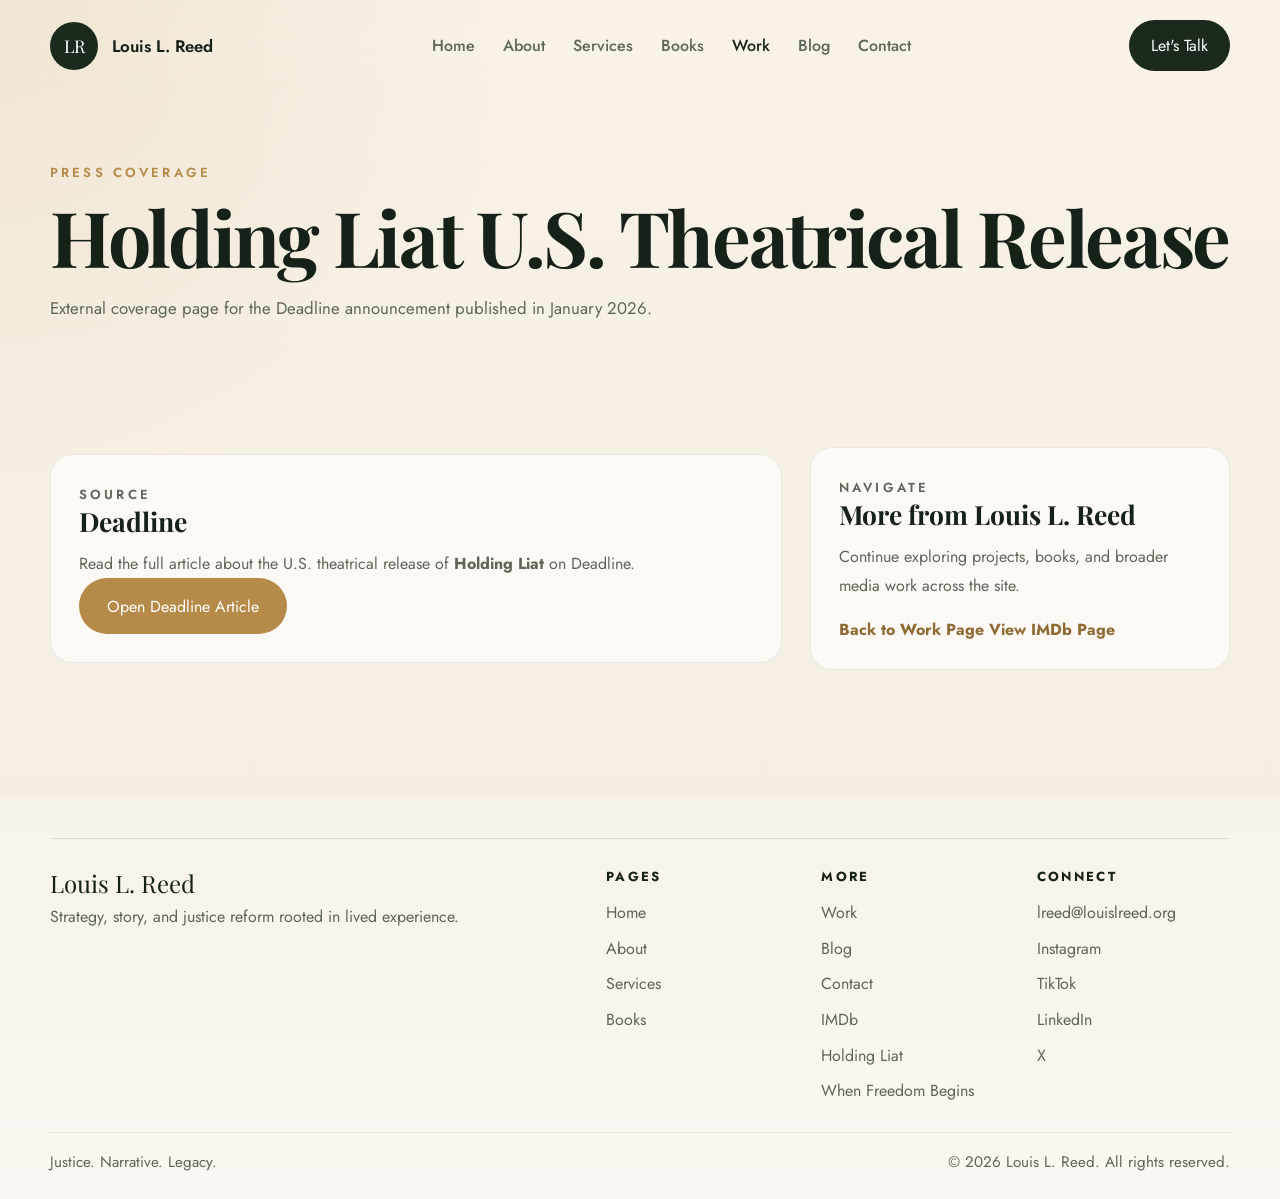
<file: holding-liat.html>
<!doctype html>
<html lang="en">
  <head>
    <meta charset="UTF-8" />
    <meta name="viewport" content="width=device-width, initial-scale=1.0" />
    <meta
      name="description"
      content="Coverage page for the Deadline article about the U.S. theatrical release of Holding Liat."
    />
    <meta property="og:title" content="Louis L. Reed | Holding Liat Release" />
    <meta
      property="og:description"
      content="Read the Deadline announcement for Holding Liat U.S. theatrical release."
    />
    <title>Louis L. Reed | Holding Liat Release</title>
    <link rel="preconnect" href="https://fonts.googleapis.com" />
    <link rel="preconnect" href="https://fonts.gstatic.com" crossorigin />
    <link
      href="https://fonts.googleapis.com/css2?family=Jost:wght@400;500;600;700&family=Playfair+Display:wght@600;700;800&display=swap"
      rel="stylesheet"
    />
    <link rel="stylesheet" href="style.css" />
  </head>
  <body>
    <div class="site-shell">
      <nav id="navbar" class="navbar" aria-label="Main navigation">
        <div class="container nav-inner">
          <a href="index.html" class="brand-mark" aria-label="Louis L. Reed home">
            <span class="brand-mark__monogram">LR</span>
            <span class="brand-mark__text">Louis L. Reed</span>
          </a>
          <div class="nav-links">
            <a href="index.html" class="nav-link">Home</a>
            <a href="about.html" class="nav-link">About</a>
            <a href="services.html" class="nav-link">Services</a>
            <a href="books.html" class="nav-link">Books</a>
            <a href="work.html" class="nav-link active">Work</a>
            <a href="blog.html" class="nav-link">Blog</a>
            <a href="contact.html" class="nav-link">Contact</a>
          </div>
          <a href="contact.html" class="nav-cta">Let's Talk</a>
          <button class="nav-hamburger" id="nav-hamburger" aria-label="Open menu" aria-expanded="false">
            <span></span><span></span><span></span>
          </button>
        </div>
      </nav>

      <div class="mobile-menu" id="mobile-menu" aria-hidden="true">
        <a href="index.html" class="mobile-link">Home</a>
        <a href="about.html" class="mobile-link">About</a>
        <a href="services.html" class="mobile-link">Services</a>
        <a href="books.html" class="mobile-link">Books</a>
        <a href="work.html" class="mobile-link">Work</a>
        <a href="blog.html" class="mobile-link">Blog</a>
        <a href="contact.html" class="mobile-link mobile-link-cta">Let's Talk</a>
      </div>

      <main>
        <section class="page-hero">
          <div class="container">
            <p class="eyebrow">Press Coverage</p>
            <h1 class="page-title">Holding Liat U.S. Theatrical Release</h1>
            <p class="section-text">
              External coverage page for the Deadline announcement published in
              January 2026.
            </p>
          </div>
        </section>

        <section class="section section-light">
          <div class="container two-column-copy">
            <article class="feature-card reveal-up">
              <p class="eyebrow">Source</p>
              <h3>Deadline</h3>
              <p>
                Read the full article about the U.S. theatrical release of
                <strong>Holding Liat</strong> on Deadline.
              </p>
              <a
                href="https://deadline.com/2026/01/holding-liat-u-s-theatrical-release-1236678608/"
                target="_blank"
                rel="noopener noreferrer"
                class="button button-primary"
              >
                Open Deadline Article
              </a>
            </article>
            <article class="feature-card reveal-up delay-1">
              <p class="eyebrow">Navigate</p>
              <h3>More from Louis L. Reed</h3>
              <p>
                Continue exploring projects, books, and broader media work
                across the site.
              </p>
              <a href="work.html" class="blog-card__link">Back to Work Page</a>
              <a href="imdb.html" class="blog-card__link">View IMDb Page</a>
            </article>
          </div>
        </section>
      </main>

      <footer class="footer">
        <div class="container footer-inner">
          <div class="footer-brand-block">
            <p class="footer-brand">Louis L. Reed</p>
            <p class="footer-copy">
              Strategy, story, and justice reform rooted in lived experience.
            </p>
          </div>
          <div class="footer-links">
            <div class="footer-column">
              <p class="footer-heading">Pages</p>
              <a href="index.html" class="footer-link">Home</a>
              <a href="about.html" class="footer-link">About</a>
              <a href="services.html" class="footer-link">Services</a>
              <a href="books.html" class="footer-link">Books</a>
            </div>
            <div class="footer-column">
              <p class="footer-heading">More</p>
              <a href="work.html" class="footer-link">Work</a>
              <a href="blog.html" class="footer-link">Blog</a>
              <a href="contact.html" class="footer-link">Contact</a>
              <a href="imdb.html" class="footer-link">IMDb</a>
              <a href="holding-liat.html" class="footer-link">Holding Liat</a>
              <a href="when-freedom-begins.html" class="footer-link">When Freedom Begins</a>
            </div>
            <div class="footer-column">
              <p class="footer-heading">Connect</p>
              <a href="mailto:lreed@louislreed.org" class="footer-link">lreed@louislreed.org</a>
              <a href="https://www.instagram.com/heinspires4real" target="_blank" rel="noopener noreferrer" class="footer-link">Instagram</a>
              <a href="https://www.tiktok.com/heinspires4real" target="_blank" rel="noopener noreferrer" class="footer-link">TikTok</a>
              <a href="https://www.linkedin.com/in/louislreed" target="_blank" rel="noopener noreferrer" class="footer-link">LinkedIn</a>
              <a href="https://www.x.com/louislreed" target="_blank" rel="noopener noreferrer" class="footer-link">X</a>
            </div>
          </div>
        </div>
        <div class="container footer-bottom">
          <p class="footer-note">Justice. Narrative. Legacy.</p>
          <p class="footer-note">&copy; 2026 Louis L. Reed. All rights reserved.</p>
        </div>
      </footer>
    </div>

    <script src="main.js"></script>
  </body>
</html>
</file>
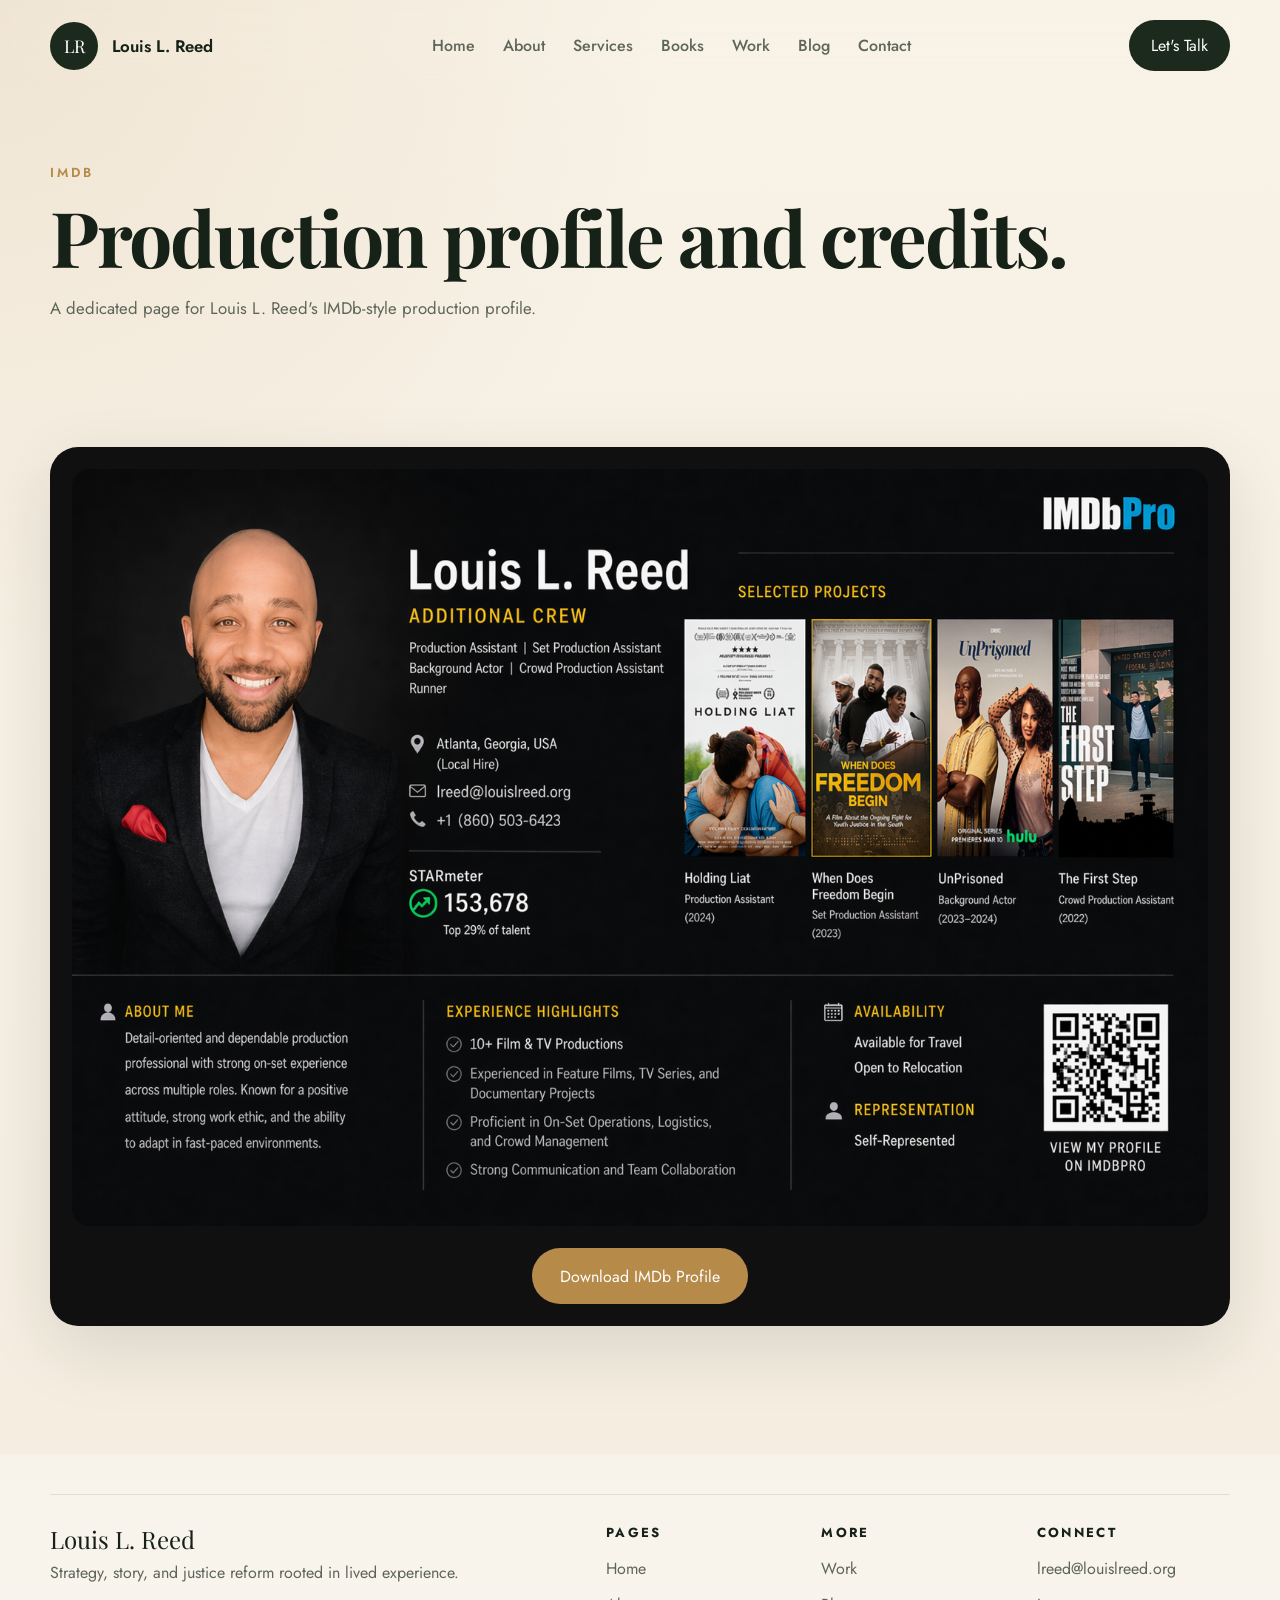
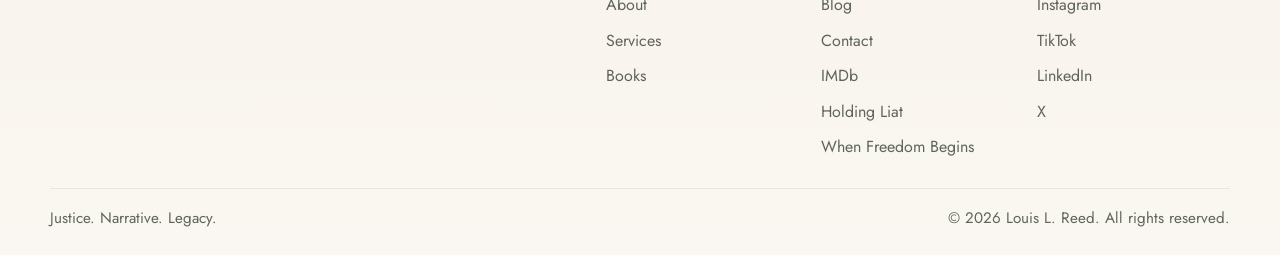
<file: imdb.html>
<!doctype html>
<html lang="en">
  <head>
    <meta charset="UTF-8" />
    <meta name="viewport" content="width=device-width, initial-scale=1.0" />
    <meta
      name="description"
      content="IMDb profile and production credits for Louis L. Reed."
    />
    <title>Louis L. Reed | IMDb</title>
    <link rel="preconnect" href="https://fonts.googleapis.com" />
    <link rel="preconnect" href="https://fonts.gstatic.com" crossorigin />
    <link
      href="https://fonts.googleapis.com/css2?family=Jost:wght@400;500;600;700&family=Playfair+Display:wght@600;700;800&display=swap"
      rel="stylesheet"
    />
    <link rel="stylesheet" href="style.css" />
  </head>
  <body>
    <div class="site-shell">
      <nav id="navbar" class="navbar" aria-label="Main navigation">
        <div class="container nav-inner">
          <a href="index.html" class="brand-mark" aria-label="Louis L. Reed home">
            <span class="brand-mark__monogram">LR</span>
            <span class="brand-mark__text">Louis L. Reed</span>
          </a>

          <div class="nav-links">
            <a href="index.html" class="nav-link">Home</a>
            <a href="about.html" class="nav-link">About</a>
            <a href="services.html" class="nav-link">Services</a>
            <a href="books.html" class="nav-link">Books</a>
            <a href="work.html" class="nav-link">Work</a>
            <a href="blog.html" class="nav-link">Blog</a>
            <a href="contact.html" class="nav-link">Contact</a>
          </div>

          <a href="contact.html" class="nav-cta">Let's Talk</a>

          <button class="nav-hamburger" id="nav-hamburger" aria-label="Open menu" aria-expanded="false">
            <span></span><span></span><span></span>
          </button>
        </div>
      </nav>

      <div class="mobile-menu" id="mobile-menu" aria-hidden="true">
        <a href="index.html" class="mobile-link">Home</a>
        <a href="about.html" class="mobile-link">About</a>
        <a href="services.html" class="mobile-link">Services</a>
        <a href="books.html" class="mobile-link">Books</a>
        <a href="work.html" class="mobile-link">Work</a>
        <a href="blog.html" class="mobile-link">Blog</a>
        <a href="contact.html" class="mobile-link mobile-link-cta">Let's Talk</a>
      </div>

      <main>
        <section class="page-hero">
          <div class="container">
            <p class="eyebrow">IMDb</p>
            <h1 class="page-title">Production profile and credits.</h1>
            <p class="section-text">
              A dedicated page for Louis L. Reed's IMDb-style production profile.
            </p>
          </div>
        </section>

        <section class="section section-light">
          <div class="container imdb-card">
            <img
              src="img-imdb-profile.png"
              alt="IMDb profile image for Louis L. Reed"
              class="imdb-card__image"
            />
            <div class="imdb-card__actions">
              <a
                href="img-imdb-profile.png"
                download="Louis-Reed-IMDb-Profile.png"
                class="button button-primary"
              >
                Download IMDb Profile
              </a>
            </div>
          </div>
        </section>
      </main>

      <footer class="footer">
        <div class="container footer-inner">
          <div class="footer-brand-block">
            <p class="footer-brand">Louis L. Reed</p>
            <p class="footer-copy">
              Strategy, story, and justice reform rooted in lived experience.
            </p>
          </div>
          <div class="footer-links">
            <div class="footer-column">
              <p class="footer-heading">Pages</p>
              <a href="index.html" class="footer-link">Home</a>
              <a href="about.html" class="footer-link">About</a>
              <a href="services.html" class="footer-link">Services</a>
              <a href="books.html" class="footer-link">Books</a>
            </div>
            <div class="footer-column">
              <p class="footer-heading">More</p>
              <a href="work.html" class="footer-link">Work</a>
              <a href="blog.html" class="footer-link">Blog</a>
              <a href="contact.html" class="footer-link">Contact</a>
              <a href="imdb.html" class="footer-link">IMDb</a>
              <a href="holding-liat.html" class="footer-link">Holding Liat</a>
              <a href="when-freedom-begins.html" class="footer-link">When Freedom Begins</a>
            </div>
            <div class="footer-column">
              <p class="footer-heading">Connect</p>
              <a href="mailto:lreed@louislreed.org" class="footer-link">lreed@louislreed.org</a>
              <a href="https://www.instagram.com/heinspires4real" target="_blank" rel="noopener noreferrer" class="footer-link">Instagram</a>
              <a href="https://www.tiktok.com/heinspires4real" target="_blank" rel="noopener noreferrer" class="footer-link">TikTok</a>
              <a href="https://www.linkedin.com/in/louislreed" target="_blank" rel="noopener noreferrer" class="footer-link">LinkedIn</a>
              <a href="https://www.x.com/louislreed" target="_blank" rel="noopener noreferrer" class="footer-link">X</a>
            </div>
          </div>
        </div>
        <div class="container footer-bottom">
          <p class="footer-note">Justice. Narrative. Legacy.</p>
          <p class="footer-note">&copy; 2026 Louis L. Reed. All rights reserved.</p>
        </div>
      </footer>
    </div>

    <script src="main.js"></script>
  </body>
</html>
</file>
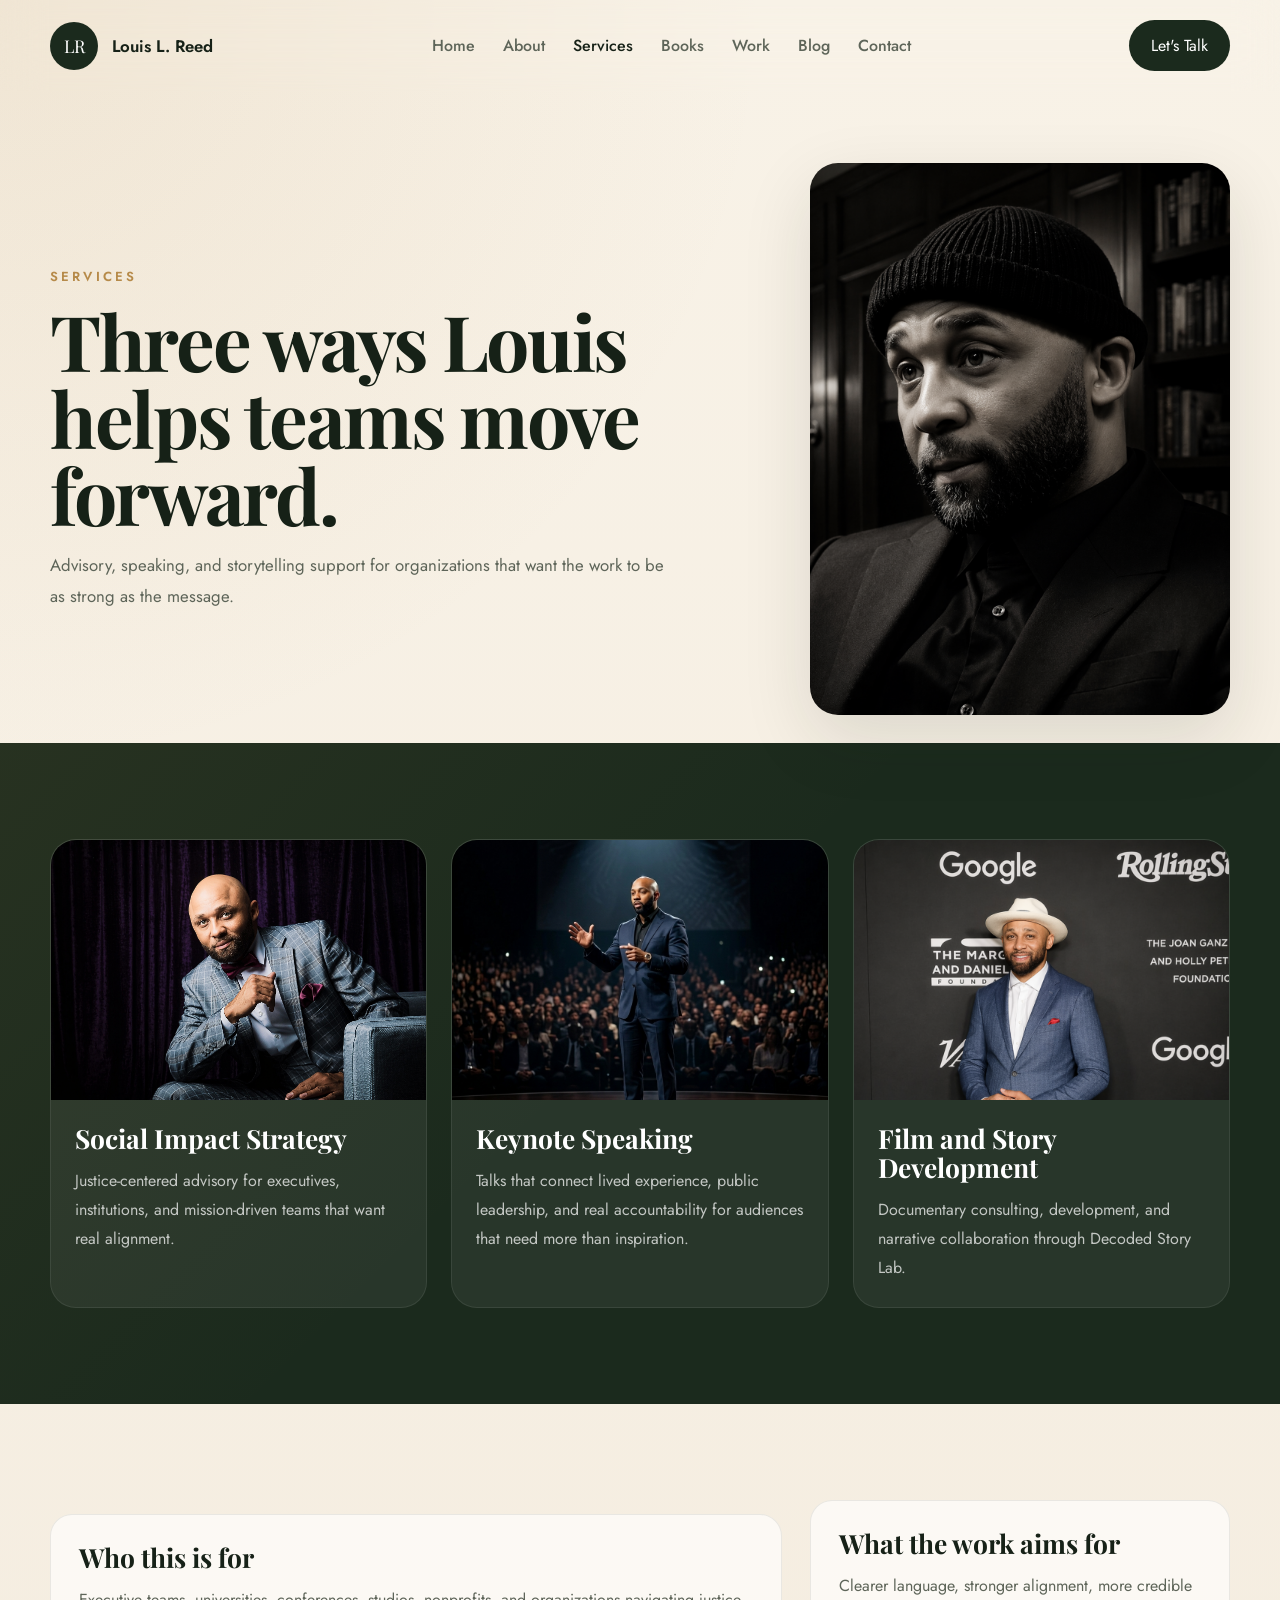
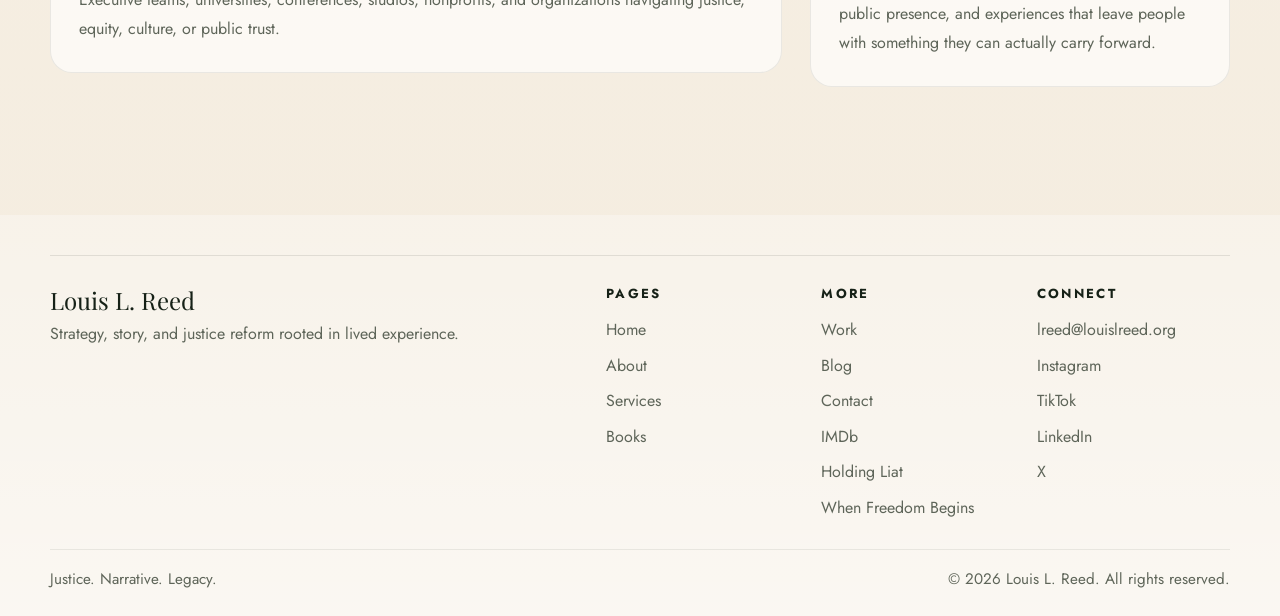
<file: services.html>
<!doctype html>
<html lang="en">
  <head>
    <meta charset="UTF-8" />
    <meta name="viewport" content="width=device-width, initial-scale=1.0" />
    <meta
      name="description"
      content="Explore Louis L. Reed's services including social impact strategy, keynote speaking, and story development."
    />
    <title>Louis L. Reed | Services</title>
    <link rel="preconnect" href="https://fonts.googleapis.com" />
    <link rel="preconnect" href="https://fonts.gstatic.com" crossorigin />
    <link
      href="https://fonts.googleapis.com/css2?family=Jost:wght@400;500;600;700&family=Playfair+Display:wght@600;700;800&display=swap"
      rel="stylesheet"
    />
    <link rel="stylesheet" href="style.css" />
  </head>
  <body>
    <div class="site-shell">
      <nav id="navbar" class="navbar" aria-label="Main navigation">
        <div class="container nav-inner">
          <a href="index.html" class="brand-mark" aria-label="Louis L. Reed home">
            <span class="brand-mark__monogram">LR</span>
            <span class="brand-mark__text">Louis L. Reed</span>
          </a>
          <div class="nav-links">
            <a href="index.html" class="nav-link">Home</a>
            <a href="about.html" class="nav-link">About</a>
            <a href="services.html" class="nav-link active">Services</a>
            <a href="books.html" class="nav-link">Books</a>
            <a href="work.html" class="nav-link">Work</a>
            <a href="blog.html" class="nav-link">Blog</a>
            <a href="contact.html" class="nav-link">Contact</a>
          </div>
          <a href="contact.html" class="nav-cta">Let's Talk</a>
          <button class="nav-hamburger" id="nav-hamburger" aria-label="Open menu" aria-expanded="false">
            <span></span><span></span><span></span>
          </button>
        </div>
      </nav>

      <div class="mobile-menu" id="mobile-menu" aria-hidden="true">
        <a href="index.html" class="mobile-link">Home</a>
        <a href="about.html" class="mobile-link">About</a>
        <a href="services.html" class="mobile-link">Services</a>
        <a href="books.html" class="mobile-link">Books</a>
        <a href="work.html" class="mobile-link">Work</a>
        <a href="blog.html" class="mobile-link">Blog</a>
        <a href="contact.html" class="mobile-link mobile-link-cta">Let's Talk</a>
      </div>

      <main>
        <section class="page-hero">
          <div class="container page-hero__grid">
            <div>
              <p class="eyebrow">Services</p>
              <h1 class="page-title">Three ways Louis helps teams move forward.</h1>
              <p class="section-text">
                Advisory, speaking, and storytelling support for organizations
                that want the work to be as strong as the message.
              </p>
            </div>
            <img src="img-services-hero.png" alt="Louis portrait" class="page-hero__image" />
          </div>
        </section>

        <section class="section section-dark">
          <div class="container services-grid">
            <article class="service-card reveal-up">
              <img src="img-strategy-new.png" alt="Strategic consulting session" class="service-card__image" />
              <div class="service-card__body">
                <h3>Social Impact Strategy</h3>
                <p>Justice-centered advisory for executives, institutions, and mission-driven teams that want real alignment.</p>
              </div>
            </article>
            <article class="service-card reveal-up delay-1">
              <img src="img-speaking.png" alt="Keynote speaking" class="service-card__image" />
              <div class="service-card__body">
                <h3>Keynote Speaking</h3>
                <p>Talks that connect lived experience, public leadership, and real accountability for audiences that need more than inspiration.</p>
              </div>
            </article>
            <article class="service-card reveal-up delay-2">
              <img src="img-film-service-new.png" alt="Film and story development" class="service-card__image service-card__image--top" />
              <div class="service-card__body">
                <h3>Film and Story Development</h3>
                <p>Documentary consulting, development, and narrative collaboration through Decoded Story Lab.</p>
              </div>
            </article>
          </div>
        </section>

        <section class="section section-light">
          <div class="container two-column-copy">
            <div class="feature-card">
              <h3>Who this is for</h3>
              <p>Executive teams, universities, conferences, studios, nonprofits, and organizations navigating justice, equity, culture, or public trust.</p>
            </div>
            <div class="feature-card">
              <h3>What the work aims for</h3>
              <p>Clearer language, stronger alignment, more credible public presence, and experiences that leave people with something they can actually carry forward.</p>
            </div>
          </div>
        </section>
      </main>

      <footer class="footer">
        <div class="container footer-inner">
          <div class="footer-brand-block">
            <p class="footer-brand">Louis L. Reed</p>
            <p class="footer-copy">
              Strategy, story, and justice reform rooted in lived experience.
            </p>
          </div>
          <div class="footer-links">
            <div class="footer-column">
              <p class="footer-heading">Pages</p>
              <a href="index.html" class="footer-link">Home</a>
              <a href="about.html" class="footer-link">About</a>
              <a href="services.html" class="footer-link">Services</a>
              <a href="books.html" class="footer-link">Books</a>
            </div>
            <div class="footer-column">
              <p class="footer-heading">More</p>
              <a href="work.html" class="footer-link">Work</a>
              <a href="blog.html" class="footer-link">Blog</a>
              <a href="contact.html" class="footer-link">Contact</a>
              <a href="imdb.html" class="footer-link">IMDb</a>
              <a href="holding-liat.html" class="footer-link">Holding Liat</a>
              <a href="when-freedom-begins.html" class="footer-link">When Freedom Begins</a>
            </div>
            <div class="footer-column">
              <p class="footer-heading">Connect</p>
              <a href="mailto:lreed@louislreed.org" class="footer-link">lreed@louislreed.org</a>
              <a href="https://www.instagram.com/heinspires4real" target="_blank" rel="noopener noreferrer" class="footer-link">Instagram</a>
              <a href="https://www.tiktok.com/heinspires4real" target="_blank" rel="noopener noreferrer" class="footer-link">TikTok</a>
              <a href="https://www.linkedin.com/in/louislreed" target="_blank" rel="noopener noreferrer" class="footer-link">LinkedIn</a>
              <a href="https://www.x.com/louislreed" target="_blank" rel="noopener noreferrer" class="footer-link">X</a>
            </div>
          </div>
        </div>
        <div class="container footer-bottom">
          <p class="footer-note">Justice. Narrative. Legacy.</p>
          <p class="footer-note">&copy; 2026 Louis L. Reed. All rights reserved.</p>
        </div>
      </footer>
    </div>

    <script src="main.js"></script>
  </body>
</html>
</file>
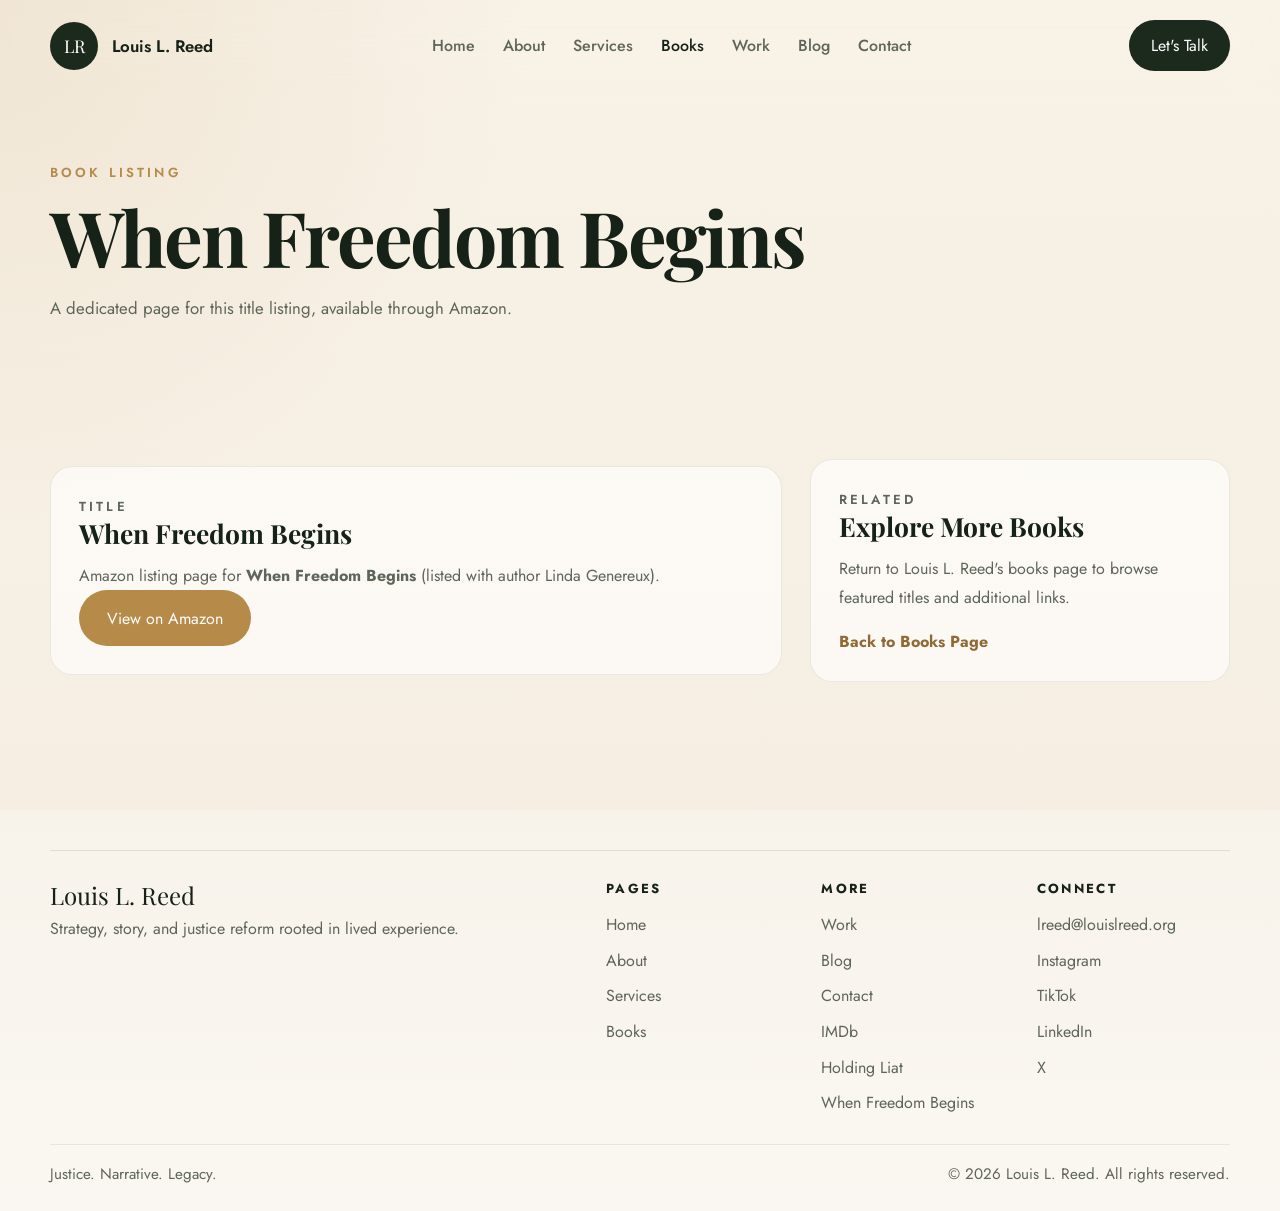
<file: when-freedom-begins.html>
<!doctype html>
<html lang="en">
  <head>
    <meta charset="UTF-8" />
    <meta name="viewport" content="width=device-width, initial-scale=1.0" />
    <meta
      name="description"
      content="Feature page for the Amazon listing: When Freedom Begins by Linda Genereux."
    />
    <meta property="og:title" content="Louis L. Reed | When Freedom Begins" />
    <meta
      property="og:description"
      content="Open the Amazon listing for When Freedom Begins."
    />
    <title>Louis L. Reed | When Freedom Begins</title>
    <link rel="preconnect" href="https://fonts.googleapis.com" />
    <link rel="preconnect" href="https://fonts.gstatic.com" crossorigin />
    <link
      href="https://fonts.googleapis.com/css2?family=Jost:wght@400;500;600;700&family=Playfair+Display:wght@600;700;800&display=swap"
      rel="stylesheet"
    />
    <link rel="stylesheet" href="style.css" />
  </head>
  <body>
    <div class="site-shell">
      <nav id="navbar" class="navbar" aria-label="Main navigation">
        <div class="container nav-inner">
          <a href="index.html" class="brand-mark" aria-label="Louis L. Reed home">
            <span class="brand-mark__monogram">LR</span>
            <span class="brand-mark__text">Louis L. Reed</span>
          </a>
          <div class="nav-links">
            <a href="index.html" class="nav-link">Home</a>
            <a href="about.html" class="nav-link">About</a>
            <a href="services.html" class="nav-link">Services</a>
            <a href="books.html" class="nav-link active">Books</a>
            <a href="work.html" class="nav-link">Work</a>
            <a href="blog.html" class="nav-link">Blog</a>
            <a href="contact.html" class="nav-link">Contact</a>
          </div>
          <a href="contact.html" class="nav-cta">Let's Talk</a>
          <button class="nav-hamburger" id="nav-hamburger" aria-label="Open menu" aria-expanded="false">
            <span></span><span></span><span></span>
          </button>
        </div>
      </nav>

      <div class="mobile-menu" id="mobile-menu" aria-hidden="true">
        <a href="index.html" class="mobile-link">Home</a>
        <a href="about.html" class="mobile-link">About</a>
        <a href="services.html" class="mobile-link">Services</a>
        <a href="books.html" class="mobile-link">Books</a>
        <a href="work.html" class="mobile-link">Work</a>
        <a href="blog.html" class="mobile-link">Blog</a>
        <a href="contact.html" class="mobile-link mobile-link-cta">Let's Talk</a>
      </div>

      <main>
        <section class="page-hero books-hero">
          <div class="container">
            <p class="eyebrow">Book Listing</p>
            <h1 class="page-title">When Freedom Begins</h1>
            <p class="section-text">
              A dedicated page for this title listing, available through
              Amazon.
            </p>
          </div>
        </section>

        <section class="section section-light">
          <div class="container two-column-copy">
            <article class="feature-card reveal-up">
              <p class="eyebrow">Title</p>
              <h3>When Freedom Begins</h3>
              <p>
                Amazon listing page for <strong>When Freedom Begins</strong>
                (listed with author Linda Genereux).
              </p>
              <a
                href="https://www.amazon.com/When-Freedom-Begin-Linda-Genereux/dp/B0GCRMZM28"
                target="_blank"
                rel="noopener noreferrer"
                class="button button-primary"
              >
                View on Amazon
              </a>
            </article>
            <article class="feature-card reveal-up delay-1">
              <p class="eyebrow">Related</p>
              <h3>Explore More Books</h3>
              <p>
                Return to Louis L. Reed's books page to browse featured titles
                and additional links.
              </p>
              <a href="books.html" class="blog-card__link">Back to Books Page</a>
            </article>
          </div>
        </section>
      </main>

      <footer class="footer">
        <div class="container footer-inner">
          <div class="footer-brand-block">
            <p class="footer-brand">Louis L. Reed</p>
            <p class="footer-copy">
              Strategy, story, and justice reform rooted in lived experience.
            </p>
          </div>
          <div class="footer-links">
            <div class="footer-column">
              <p class="footer-heading">Pages</p>
              <a href="index.html" class="footer-link">Home</a>
              <a href="about.html" class="footer-link">About</a>
              <a href="services.html" class="footer-link">Services</a>
              <a href="books.html" class="footer-link">Books</a>
            </div>
            <div class="footer-column">
              <p class="footer-heading">More</p>
              <a href="work.html" class="footer-link">Work</a>
              <a href="blog.html" class="footer-link">Blog</a>
              <a href="contact.html" class="footer-link">Contact</a>
              <a href="imdb.html" class="footer-link">IMDb</a>
              <a href="holding-liat.html" class="footer-link">Holding Liat</a>
              <a href="when-freedom-begins.html" class="footer-link">When Freedom Begins</a>
            </div>
            <div class="footer-column">
              <p class="footer-heading">Connect</p>
              <a href="mailto:lreed@louislreed.org" class="footer-link">lreed@louislreed.org</a>
              <a href="https://www.instagram.com/heinspires4real" target="_blank" rel="noopener noreferrer" class="footer-link">Instagram</a>
              <a href="https://www.tiktok.com/heinspires4real" target="_blank" rel="noopener noreferrer" class="footer-link">TikTok</a>
              <a href="https://www.linkedin.com/in/louislreed" target="_blank" rel="noopener noreferrer" class="footer-link">LinkedIn</a>
              <a href="https://www.x.com/louislreed" target="_blank" rel="noopener noreferrer" class="footer-link">X</a>
            </div>
          </div>
        </div>
        <div class="container footer-bottom">
          <p class="footer-note">Justice. Narrative. Legacy.</p>
          <p class="footer-note">&copy; 2026 Louis L. Reed. All rights reserved.</p>
        </div>
      </footer>
    </div>

    <script src="main.js"></script>
  </body>
</html>
</file>
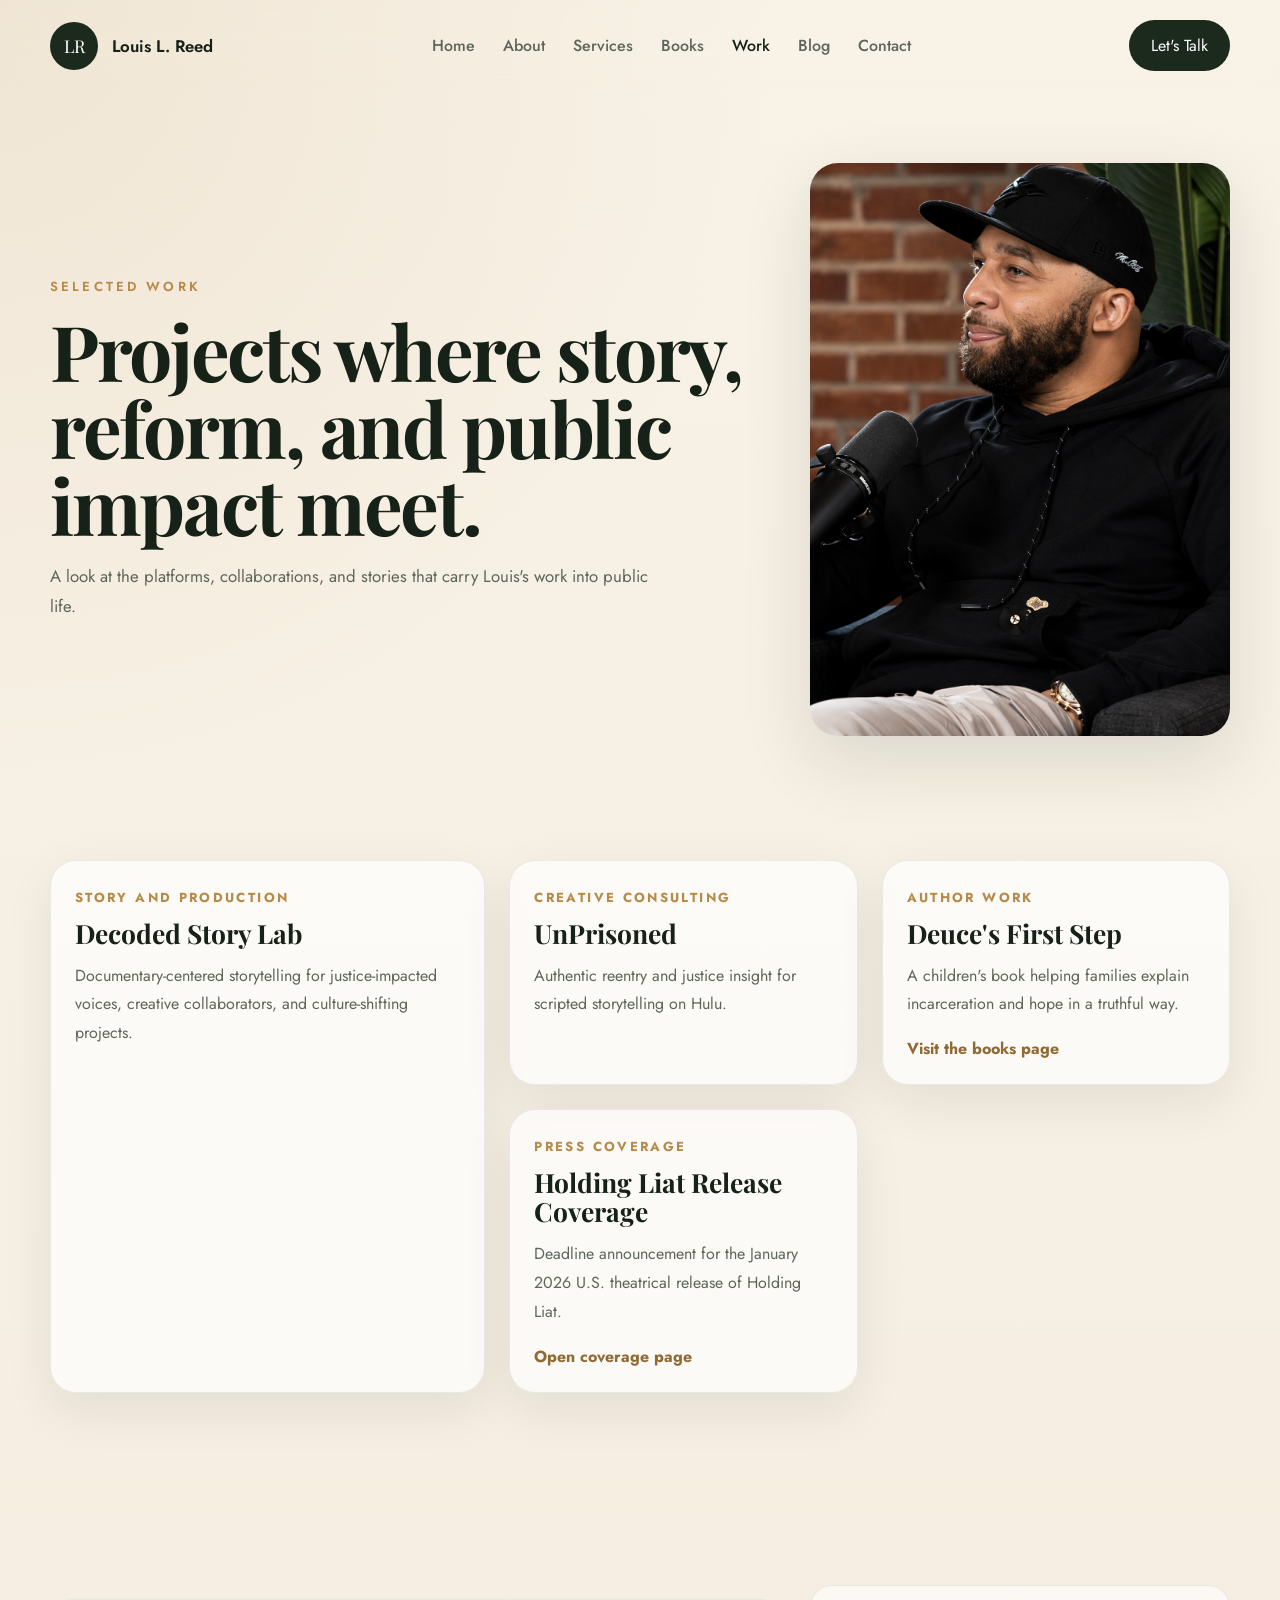
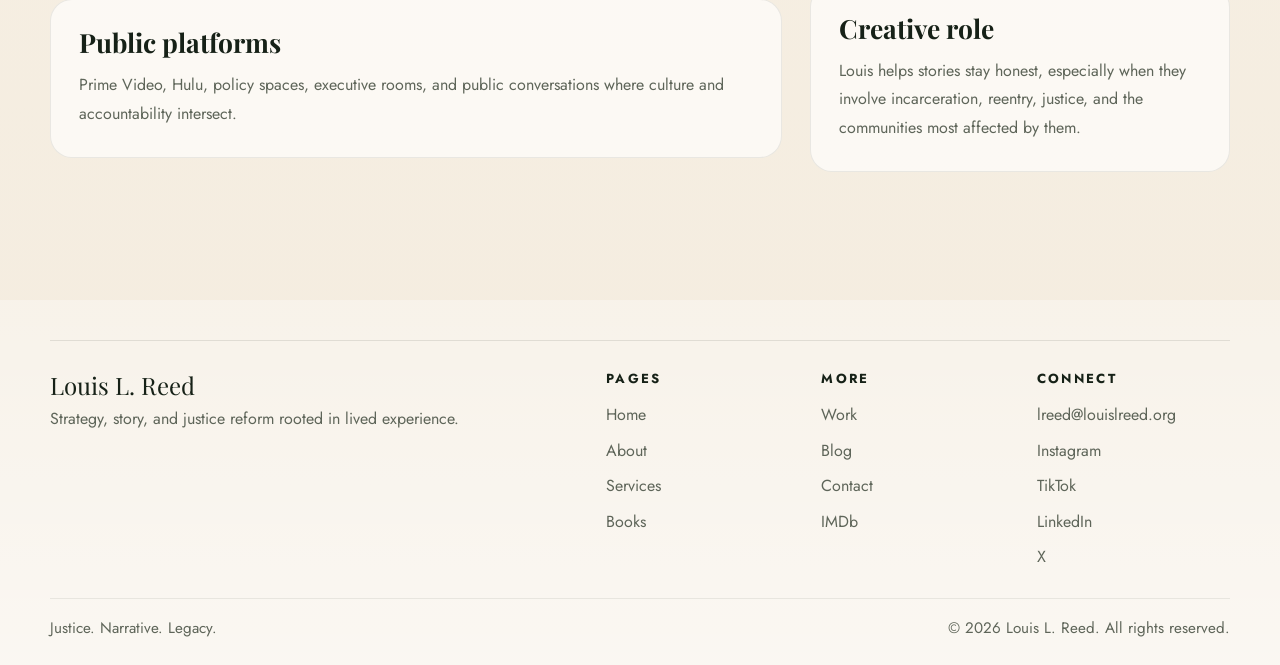
<file: work.html>
<!doctype html>
<html lang="en">
  <head>
    <meta charset="UTF-8" />
    <meta name="viewport" content="width=device-width, initial-scale=1.0" />
    <meta
      name="description"
      content="See selected work by Louis L. Reed across documentary storytelling, creative consulting, and public impact projects."
    />
    <title>Louis L. Reed | Work</title>
    <link rel="preconnect" href="https://fonts.googleapis.com" />
    <link rel="preconnect" href="https://fonts.gstatic.com" crossorigin />
    <link
      href="https://fonts.googleapis.com/css2?family=Jost:wght@400;500;600;700&family=Playfair+Display:wght@600;700;800&display=swap"
      rel="stylesheet"
    />
    <link rel="stylesheet" href="style.css" />
  </head>
  <body>
    <div class="site-shell">
      <nav id="navbar" class="navbar" aria-label="Main navigation">
        <div class="container nav-inner">
          <a href="index.html" class="brand-mark" aria-label="Louis L. Reed home">
            <span class="brand-mark__monogram">LR</span>
            <span class="brand-mark__text">Louis L. Reed</span>
          </a>
          <div class="nav-links">
            <a href="index.html" class="nav-link">Home</a>
            <a href="about.html" class="nav-link">About</a>
            <a href="services.html" class="nav-link">Services</a>
            <a href="books.html" class="nav-link">Books</a>
            <a href="work.html" class="nav-link active">Work</a>
            <a href="blog.html" class="nav-link">Blog</a>
            <a href="contact.html" class="nav-link">Contact</a>
          </div>
          <a href="contact.html" class="nav-cta">Let's Talk</a>
          <button class="nav-hamburger" id="nav-hamburger" aria-label="Open menu" aria-expanded="false">
            <span></span><span></span><span></span>
          </button>
        </div>
      </nav>

      <div class="mobile-menu" id="mobile-menu" aria-hidden="true">
        <a href="index.html" class="mobile-link">Home</a>
        <a href="about.html" class="mobile-link">About</a>
        <a href="services.html" class="mobile-link">Services</a>
        <a href="books.html" class="mobile-link">Books</a>
        <a href="work.html" class="mobile-link">Work</a>
        <a href="blog.html" class="mobile-link">Blog</a>
        <a href="contact.html" class="mobile-link mobile-link-cta">Let's Talk</a>
      </div>

      <main>
        <section class="page-hero">
          <div class="container page-hero__grid">
            <div>
              <p class="eyebrow">Selected Work</p>
              <h1 class="page-title">Projects where story, reform, and public impact meet.</h1>
              <p class="section-text">
                A look at the platforms, collaborations, and stories that carry
                Louis's work into public life.
              </p>
            </div>
            <img src="img-documentary-production.png" alt="Documentary production" class="page-hero__image" />
          </div>
        </section>

        <section class="section section-light">
          <div class="container case-grid">
            <article class="case-card case-card-large reveal-up">
              <div class="case-card__body">
                <span class="case-card__tag">Story and Production</span>
                <h3>Decoded Story Lab</h3>
                <p>Documentary-centered storytelling for justice-impacted voices, creative collaborators, and culture-shifting projects.</p>
              </div>
            </article>
            <article class="case-card reveal-up delay-1">
              <div class="case-card__body">
                <span class="case-card__tag">Creative Consulting</span>
                <h3>UnPrisoned</h3>
                <p>Authentic reentry and justice insight for scripted storytelling on Hulu.</p>
              </div>
            </article>
            <article class="case-card reveal-up delay-2">
              <div class="case-card__body">
                <span class="case-card__tag">Author Work</span>
                <h3>Deuce's First Step</h3>
                <p>A children's book helping families explain incarceration and hope in a truthful way.</p>
                <a href="books.html" class="blog-card__link">Visit the books page</a>
              </div>
            </article>
            <article class="case-card reveal-up delay-3">
              <div class="case-card__body">
                <span class="case-card__tag">Press Coverage</span>
                <h3>Holding Liat Release Coverage</h3>
                <p>Deadline announcement for the January 2026 U.S. theatrical release of Holding Liat.</p>
                <a href="holding-liat.html" class="blog-card__link">Open coverage page</a>
              </div>
            </article>
          </div>
        </section>

        <section class="section section-light">
          <div class="container two-column-copy">
            <div class="feature-card">
              <h3>Public platforms</h3>
              <p>Prime Video, Hulu, policy spaces, executive rooms, and public conversations where culture and accountability intersect.</p>
            </div>
            <div class="feature-card">
              <h3>Creative role</h3>
              <p>Louis helps stories stay honest, especially when they involve incarceration, reentry, justice, and the communities most affected by them.</p>
            </div>
          </div>
        </section>
      </main>

      <footer class="footer">
        <div class="container footer-inner">
          <div class="footer-brand-block">
            <p class="footer-brand">Louis L. Reed</p>
            <p class="footer-copy">
              Strategy, story, and justice reform rooted in lived experience.
            </p>
          </div>
          <div class="footer-links">
            <div class="footer-column">
              <p class="footer-heading">Pages</p>
              <a href="index.html" class="footer-link">Home</a>
              <a href="about.html" class="footer-link">About</a>
              <a href="services.html" class="footer-link">Services</a>
              <a href="books.html" class="footer-link">Books</a>
            </div>
            <div class="footer-column">
              <p class="footer-heading">More</p>
              <a href="work.html" class="footer-link">Work</a>
              <a href="blog.html" class="footer-link">Blog</a>
              <a href="contact.html" class="footer-link">Contact</a>
              <a href="imdb.html" class="footer-link">IMDb</a>
            </div>
            <div class="footer-column">
              <p class="footer-heading">Connect</p>
              <a href="mailto:lreed@louislreed.org" class="footer-link">lreed@louislreed.org</a>
              <a href="https://www.instagram.com/heinspires4real" target="_blank" rel="noopener noreferrer" class="footer-link">Instagram</a>
              <a href="https://www.tiktok.com/heinspires4real" target="_blank" rel="noopener noreferrer" class="footer-link">TikTok</a>
              <a href="https://www.linkedin.com/in/louislreed" target="_blank" rel="noopener noreferrer" class="footer-link">LinkedIn</a>
              <a href="https://www.x.com/louislreed" target="_blank" rel="noopener noreferrer" class="footer-link">X</a>
            </div>
          </div>
        </div>
        <div class="container footer-bottom">
          <p class="footer-note">Justice. Narrative. Legacy.</p>
          <p class="footer-note">&copy; 2026 Louis L. Reed. All rights reserved.</p>
        </div>
      </footer>
    </div>

    <script src="main.js"></script>
  </body>
</html>
</file>
<file: style.css>
:root {
  --bg: #f6f0e4;
  --surface: #fffaf2;
  --surface-strong: #f0e6d3;
  --ink: #162117;
  --muted: #5e6559;
  --brand: #b68a49;
  --brand-deep: #8f6a34;
  --panel: #1b2a1d;
  --panel-soft: #243629;
  --line: rgba(22, 33, 23, 0.12);
  --white: #ffffff;
  --shadow: 0 24px 70px rgba(24, 31, 24, 0.12);
  --radius-lg: 28px;
  --radius-md: 18px;
  --radius-sm: 12px;
  --container: 1180px;
  --font-heading: "Playfair Display", Georgia, serif;
  --font-body: "Jost", Arial, sans-serif;
  --ease: cubic-bezier(0.22, 1, 0.36, 1);
}

*,
*::before,
*::after {
  box-sizing: border-box;
}

html {
  scroll-behavior: smooth;
}

body {
  margin: 0;
  font-family: var(--font-body);
  background:
    radial-gradient(circle at top left, rgba(182, 138, 73, 0.12), transparent 30%),
    linear-gradient(180deg, #f8f2e7 0%, #f4ecdf 100%);
  color: var(--ink);
}

img {
  display: block;
  max-width: 100%;
}

a {
  color: inherit;
  text-decoration: none;
}

button,
input,
select,
textarea {
  font: inherit;
}

button {
  cursor: pointer;
  border: 0;
}

.container {
  width: min(var(--container), calc(100% - 40px));
  margin: 0 auto;
}

.section {
  padding: 96px 0;
}

.section-light {
  background: transparent;
}

.section-dark {
  background:
    linear-gradient(135deg, rgba(182, 138, 73, 0.08), transparent 48%),
    var(--panel);
  color: var(--white);
}

.site-shell {
  overflow: clip;
}

.eyebrow {
  margin: 0 0 16px;
  color: var(--brand);
  font-size: 0.82rem;
  font-weight: 600;
  letter-spacing: 0.24em;
  text-transform: uppercase;
}

.eyebrow-light {
  color: #dfbd84;
}

.section-title,
.hero-title {
  margin: 0;
  font-family: var(--font-heading);
  font-weight: 700;
  line-height: 0.98;
  letter-spacing: -0.03em;
}

.hero-title {
  max-width: 11ch;
  font-size: clamp(3.4rem, 8vw, 6.4rem);
}

.section-title {
  font-size: clamp(2.2rem, 5vw, 3.7rem);
  max-width: 15ch;
}

.section-title-light {
  color: var(--white);
}

.section-text {
  margin: 18px 0 0;
  max-width: 62ch;
  color: var(--muted);
  font-size: 1.05rem;
  line-height: 1.8;
}

.section-text-light {
  color: rgba(255, 255, 255, 0.72);
}

.section-heading {
  text-align: center;
  margin-bottom: 48px;
}

.section-heading-left {
  text-align: left;
}

.page-hero {
  padding: 72px 0 28px;
}

.page-hero__grid,
.two-column-copy {
  display: grid;
  grid-template-columns: minmax(0, 1fr) minmax(300px, 420px);
  gap: 28px;
  align-items: center;
}

.page-title {
  margin: 0;
  font-family: var(--font-heading);
  font-size: clamp(2.8rem, 6vw, 4.8rem);
  line-height: 1;
  letter-spacing: -0.03em;
}

.page-hero__image {
  width: 100%;
  min-height: 420px;
  border-radius: 28px;
  object-fit: cover;
  object-position: center top;
  box-shadow: var(--shadow);
}

.books-hero {
  padding-bottom: 40px;
}

.book-hero-panel {
  padding: 36px;
  border-radius: 30px;
  background:
    linear-gradient(180deg, rgba(255, 255, 255, 0.92), rgba(255, 255, 255, 0.8)),
    linear-gradient(135deg, rgba(182, 138, 73, 0.18), rgba(27, 42, 29, 0.08));
  border: 1px solid rgba(22, 33, 23, 0.08);
  box-shadow: var(--shadow);
}

.book-hero-panel__eyebrow {
  display: inline-block;
  margin-bottom: 16px;
  color: var(--brand);
  font-size: 0.82rem;
  font-weight: 700;
  letter-spacing: 0.18em;
  text-transform: uppercase;
}

.book-hero-panel h2,
.book-cover-card strong {
  margin: 0;
  font-family: var(--font-heading);
  font-size: clamp(2rem, 4vw, 3rem);
  line-height: 1;
}

.book-hero-panel p,
.book-cover-card p {
  margin: 18px 0 0;
  color: var(--muted);
  line-height: 1.85;
}

.book-hero-panel__meta,
.audience-pills {
  display: flex;
  flex-wrap: wrap;
  gap: 12px;
}

.book-hero-panel__meta {
  margin-top: 26px;
}

.book-hero-panel__meta span,
.audience-pill {
  display: inline-flex;
  align-items: center;
  min-height: 40px;
  padding: 0 16px;
  border-radius: 999px;
  background: rgba(22, 33, 23, 0.06);
  color: var(--ink);
  font-weight: 500;
}

.book-showcase {
  display: grid;
  grid-template-columns: minmax(280px, 0.88fr) minmax(0, 1.12fr);
  gap: 28px;
  align-items: stretch;
}

.book-showcase__cover {
  display: grid;
}

.book-cover-card {
  min-height: 100%;
  padding: 42px 36px;
  border-radius: 32px;
  background:
    linear-gradient(160deg, rgba(18, 31, 20, 0.98), rgba(36, 54, 41, 0.92)),
    var(--panel);
  color: var(--white);
  box-shadow: var(--shadow);
}

.book-cover-card__kicker {
  display: inline-block;
  margin-bottom: 18px;
  color: #dfbd84;
  font-size: 0.82rem;
  font-weight: 700;
  letter-spacing: 0.18em;
  text-transform: uppercase;
}

.book-cover-card p {
  color: rgba(255, 255, 255, 0.76);
}

.book-image-card {
  min-height: 100%;
  padding: 24px;
  border-radius: 32px;
  background:
    linear-gradient(160deg, rgba(255, 255, 255, 0.96), rgba(240, 230, 212, 0.92)),
    var(--surface);
  box-shadow: var(--shadow);
}

.book-image-card__cover {
  width: 100%;
  border-radius: 18px;
}

.books-list {
  margin-bottom: 18px;
}

.imdb-card {
  padding: 22px;
  border-radius: 28px;
  background: #101010;
  box-shadow: var(--shadow);
}

.imdb-card__image {
  width: 100%;
  border-radius: 18px;
}

.imdb-card__actions {
  display: flex;
  justify-content: center;
  margin-top: 22px;
}

.film-grid {
  display: grid;
  grid-template-columns: repeat(3, minmax(0, 1fr));
  gap: 22px;
}

.film-card {
  display: flex;
  flex-direction: column;
  align-items: flex-start;
  min-height: 100%;
  padding: 28px;
  border: 1px solid rgba(22, 33, 23, 0.08);
  border-radius: 26px;
  background:
    linear-gradient(145deg, rgba(255, 255, 255, 0.92), rgba(240, 230, 212, 0.72)),
    var(--surface);
  box-shadow: 0 18px 50px rgba(23, 31, 23, 0.08);
}

.film-card__tag {
  display: inline-block;
  margin-bottom: 18px;
  color: var(--brand);
  font-size: 0.82rem;
  font-weight: 700;
  letter-spacing: 0.16em;
  text-transform: uppercase;
}

.film-card h3 {
  margin: 0 0 14px;
  font-family: var(--font-heading);
  font-size: 1.85rem;
  line-height: 1.08;
}

.film-card p {
  margin: 0 0 24px;
  color: var(--muted);
  line-height: 1.8;
}

.film-card .button {
  margin-top: auto;
}

.button {
  display: inline-flex;
  align-items: center;
  justify-content: center;
  min-height: 56px;
  padding: 0 28px;
  border-radius: 999px;
  transition:
    transform 0.25s var(--ease),
    background-color 0.25s var(--ease),
    border-color 0.25s var(--ease),
    color 0.25s var(--ease);
}

.button:hover {
  transform: translateY(-2px);
}

.button-primary {
  background: var(--brand);
  color: var(--white);
}

.button-primary:hover {
  background: var(--brand-deep);
}

.button-secondary {
  border: 1px solid var(--line);
  color: var(--ink);
  background: rgba(255, 255, 255, 0.45);
}

.button-full {
  width: 100%;
}

.navbar {
  position: sticky;
  top: 0;
  z-index: 20;
  padding: 20px 0;
  backdrop-filter: blur(20px);
  transition:
    padding 0.25s var(--ease),
    background-color 0.25s var(--ease),
    border-color 0.25s var(--ease);
}

.navbar.scrolled {
  padding: 12px 0;
  background: rgba(248, 242, 231, 0.88);
  border-bottom: 1px solid rgba(22, 33, 23, 0.08);
}

.nav-inner {
  display: flex;
  align-items: center;
  justify-content: space-between;
  gap: 24px;
}

.brand-mark {
  display: inline-flex;
  align-items: center;
  gap: 14px;
}

.brand-mark__monogram {
  display: inline-grid;
  place-items: center;
  width: 48px;
  height: 48px;
  border-radius: 50%;
  background: var(--panel);
  color: var(--white);
  font-family: var(--font-heading);
  font-size: 1.1rem;
}

.brand-mark__text {
  font-weight: 600;
  font-size: 1.05rem;
}

.nav-links {
  display: flex;
  align-items: center;
  gap: 28px;
}

.nav-link {
  color: var(--muted);
  font-weight: 500;
}

.nav-link.active,
.nav-link:hover {
  color: var(--ink);
}

.nav-cta {
  padding: 14px 22px;
  border-radius: 999px;
  background: var(--panel);
  color: var(--white);
}

.nav-hamburger {
  display: none;
  width: 48px;
  height: 48px;
  padding: 10px;
  background: var(--panel);
  border-radius: 14px;
}

.nav-hamburger span {
  display: block;
  width: 100%;
  height: 2px;
  margin: 5px 0;
  background: var(--white);
  transition: transform 0.25s var(--ease), opacity 0.25s var(--ease);
}

.nav-hamburger.open span:nth-child(1) {
  transform: translateY(7px) rotate(45deg);
}

.nav-hamburger.open span:nth-child(2) {
  opacity: 0;
}

.nav-hamburger.open span:nth-child(3) {
  transform: translateY(-7px) rotate(-45deg);
}

.mobile-menu {
  position: fixed;
  inset: 84px 20px auto;
  z-index: 19;
  display: grid;
  gap: 12px;
  padding: 22px;
  border-radius: 24px;
  background: rgba(27, 42, 29, 0.97);
  color: var(--white);
  box-shadow: var(--shadow);
  opacity: 0;
  pointer-events: none;
  transform: translateY(-10px);
  transition:
    opacity 0.25s var(--ease),
    transform 0.25s var(--ease);
}

.mobile-menu.open {
  opacity: 1;
  pointer-events: auto;
  transform: translateY(0);
}

.mobile-link {
  padding: 12px 4px;
  border-bottom: 1px solid rgba(255, 255, 255, 0.08);
}

.mobile-link-cta {
  border-bottom: 0;
  color: #f3d295;
}

.hero {
  padding: 48px 0 84px;
}

.hero-grid {
  display: grid;
  grid-template-columns: minmax(0, 1.05fr) minmax(360px, 0.95fr);
  align-items: center;
  gap: 48px;
}

.hero-text {
  margin: 22px 0 0;
  max-width: 56ch;
  color: var(--muted);
  font-size: 1.08rem;
  line-height: 1.85;
}

.hero-actions {
  display: flex;
  flex-wrap: wrap;
  gap: 14px;
  margin-top: 34px;
}

.hero-stat-row {
  display: grid;
  grid-template-columns: repeat(3, minmax(0, 1fr));
  gap: 18px;
  margin-top: 42px;
}

.hero-stat {
  padding-top: 20px;
  border-top: 1px solid rgba(22, 33, 23, 0.12);
}

.hero-stat strong {
  display: block;
  margin-bottom: 6px;
  font-size: 1.5rem;
  font-weight: 700;
}

.hero-stat span {
  color: var(--muted);
  line-height: 1.7;
}

.hero-photo-frame {
  position: relative;
  min-height: 640px;
  padding: 22px;
  border-radius: 38px;
  background:
    linear-gradient(180deg, rgba(255, 255, 255, 0.58), rgba(255, 255, 255, 0.18)),
    linear-gradient(145deg, rgba(182, 138, 73, 0.18), rgba(27, 42, 29, 0.18));
  box-shadow: var(--shadow);
}

.hero-photo-frame::before {
  content: "";
  position: absolute;
  inset: 34px 34px auto auto;
  width: 180px;
  height: 180px;
  border-radius: 50%;
  background: rgba(182, 138, 73, 0.16);
  filter: blur(2px);
}

.hero-photo {
  width: 100%;
  height: 100%;
  min-height: 596px;
  border-radius: 28px;
  object-fit: cover;
  object-position: center top;
  background: linear-gradient(180deg, #d6cfbf, #b9b1a2);
}

.hero-floating-card {
  position: absolute;
  left: -30px;
  bottom: 44px;
  max-width: 270px;
  padding: 22px;
  border-radius: 22px;
  background: var(--white);
  box-shadow: 0 18px 44px rgba(23, 31, 23, 0.16);
}

.hero-floating-card__label {
  display: block;
  margin-bottom: 8px;
  color: var(--brand);
  font-size: 0.82rem;
  font-weight: 700;
  letter-spacing: 0.2em;
  text-transform: uppercase;
}

.hero-floating-card strong {
  display: block;
  margin-bottom: 8px;
  font-size: 1.2rem;
}

.hero-floating-card p {
  margin: 0;
  color: var(--muted);
  line-height: 1.7;
}

.trust-bar {
  padding: 16px 0 44px;
}

.trust-bar__frame {
  overflow: hidden;
  padding: 30px 0;
  border: 1px solid rgba(22, 33, 23, 0.08);
  border-radius: 30px;
  background:
    linear-gradient(180deg, rgba(255, 255, 255, 0.74), rgba(255, 255, 255, 0.62));
  box-shadow:
    0 18px 44px rgba(22, 33, 23, 0.08),
    inset 0 1px 0 rgba(255, 255, 255, 0.45);
}

.trust-bar__track {
  display: flex;
  width: max-content;
  animation: trust-marquee 28s linear infinite;
  will-change: transform;
}

.trust-bar__group {
  display: flex;
  align-items: center;
  gap: 54px;
  padding-right: 54px;
}

.trust-logo {
  flex: 0 0 auto;
  color: var(--muted);
  font-size: 1.5rem;
  font-weight: 700;
  letter-spacing: -0.02em;
  white-space: nowrap;
  opacity: 0.84;
  transform: translateY(0);
  transition:
    opacity 0.25s var(--ease),
    transform 0.25s var(--ease),
    color 0.25s var(--ease);
}

.trust-logo:hover {
  color: var(--ink);
  opacity: 1;
  transform: translateY(-2px);
}

@keyframes trust-marquee {
  from {
    transform: translateX(0);
  }
  to {
    transform: translateX(-50%);
  }
}

.intro-grid {
  display: grid;
  grid-template-columns: minmax(300px, 0.82fr) minmax(0, 1fr);
  gap: 48px;
  align-items: center;
}

.intro-media img {
  width: 100%;
  min-height: 520px;
  border-radius: 32px;
  object-fit: cover;
  box-shadow: var(--shadow);
}

.feature-grid {
  display: grid;
  grid-template-columns: repeat(4, minmax(0, 1fr));
  gap: 20px;
  margin-top: 52px;
}

.feature-card {
  padding: 28px;
  border: 1px solid rgba(22, 33, 23, 0.08);
  border-radius: 22px;
  background: rgba(255, 255, 255, 0.64);
}

.feature-card h3,
.service-card h3,
.case-card h3,
.consultation-panel h3,
.form-success h3 {
  margin: 0 0 14px;
  font-family: var(--font-heading);
  font-size: 1.65rem;
  line-height: 1.1;
}

.feature-card p,
.service-card p,
.case-card p,
.consultation-panel p,
.contact-card span,
.contact-card strong,
.form-success p {
  margin: 0;
  color: var(--muted);
  line-height: 1.8;
}

.services-grid,
.case-grid,
.consultation-grid,
.contact-grid {
  display: grid;
  gap: 24px;
}

.services-grid {
  grid-template-columns: repeat(3, minmax(0, 1fr));
}

.service-card {
  overflow: hidden;
  border-radius: 26px;
  background: rgba(255, 255, 255, 0.06);
  border: 1px solid rgba(255, 255, 255, 0.08);
}

.service-card__image,
.case-card__image {
  width: 100%;
  height: 260px;
  object-fit: cover;
}

.service-card__image--top {
  object-position: center top;
}


.service-card__body,
.case-card__body {
  padding: 24px;
}

.service-card__body p {
  color: rgba(255, 255, 255, 0.72);
}

.case-grid {
  grid-template-columns: 1.25fr 1fr 1fr;
}

.blog-preview-grid {
  display: grid;
  grid-template-columns: repeat(3, minmax(0, 1fr));
  gap: 24px;
}

.blog-card,
.blog-post-card {
  overflow: hidden;
  border-radius: 26px;
  background: rgba(255, 255, 255, 0.76);
  border: 1px solid rgba(22, 33, 23, 0.08);
  box-shadow: 0 18px 50px rgba(23, 31, 23, 0.08);
}

.blog-card__image,
.blog-post-card__image {
  width: 100%;
  height: 240px;
  object-fit: cover;
}

.blog-card__body,
.blog-post-card__body {
  padding: 24px;
}

.blog-card__meta {
  display: inline-block;
  margin-bottom: 12px;
  color: var(--brand);
  font-size: 0.82rem;
  font-weight: 700;
  letter-spacing: 0.16em;
  text-transform: uppercase;
}

.blog-card__body h3,
.blog-post-card__body h2,
.sidebar-card h3 {
  margin: 0 0 14px;
  font-family: var(--font-heading);
  font-size: 1.8rem;
  line-height: 1.1;
}

.blog-card__body p,
.blog-post-card__body p,
.sidebar-card p,
.sidebar-list {
  margin: 0;
  color: var(--muted);
  line-height: 1.85;
}

.blog-card__link {
  display: inline-block;
  margin-top: 18px;
  color: var(--brand-deep);
  font-weight: 700;
}

.blog-hero {
  padding: 48px 0 40px;
}

.blog-hero__grid,
.blog-layout {
  display: grid;
  grid-template-columns: minmax(0, 1.12fr) minmax(300px, 0.88fr);
  gap: 28px;
}

.blog-hero__visual {
  display: flex;
  justify-content: flex-end;
}

.blog-hero__image {
  width: min(100%, 440px);
  min-height: 500px;
  border-radius: 30px;
  object-fit: cover;
  object-position: center top;
  box-shadow: var(--shadow);
}

.blog-feed {
  display: grid;
  gap: 24px;
}

.blog-post-card__image {
  height: 320px;
}

.blog-sidebar {
  display: grid;
  gap: 20px;
  align-self: start;
  position: sticky;
  top: 110px;
}

.sidebar-card {
  padding: 28px;
  border-radius: 24px;
  background: rgba(255, 255, 255, 0.76);
  border: 1px solid rgba(22, 33, 23, 0.08);
  box-shadow: 0 18px 50px rgba(23, 31, 23, 0.08);
}

.sidebar-card-dark {
  background: var(--panel);
  color: var(--white);
}

.sidebar-card-dark p,
.sidebar-card-dark .sidebar-list {
  color: rgba(255, 255, 255, 0.72);
}

.sidebar-list {
  padding-left: 18px;
}

.case-card {
  overflow: hidden;
  border-radius: 26px;
  background: rgba(255, 255, 255, 0.7);
  border: 1px solid rgba(22, 33, 23, 0.08);
  box-shadow: 0 18px 50px rgba(23, 31, 23, 0.08);
}

.case-card-large {
  grid-row: span 2;
}

.case-card-large .case-card__image {
  height: 100%;
  min-height: 100%;
}

.case-card__tag {
  display: inline-block;
  margin-bottom: 12px;
  color: var(--brand);
  font-size: 0.82rem;
  font-weight: 700;
  letter-spacing: 0.18em;
  text-transform: uppercase;
}

.consultation-band {
  background:
    linear-gradient(180deg, rgba(10, 17, 11, 0.08), rgba(10, 17, 11, 0.08)),
    linear-gradient(120deg, #132116 0%, #243629 100%);
}

.consultation-grid {
  grid-template-columns: 1.1fr 0.9fr;
  align-items: center;
}

.consultation-panel {
  padding: 36px;
  border-radius: 28px;
  background: rgba(255, 255, 255, 0.92);
  box-shadow: var(--shadow);
}

.consultation-list {
  margin: 20px 0 28px;
  padding-left: 18px;
  color: var(--muted);
  line-height: 1.9;
}

.contact-grid {
  grid-template-columns: minmax(280px, 0.82fr) minmax(0, 1.18fr);
  align-items: stretch;
  gap: 44px;
}

.contact-copy {
  display: flex;
  flex-direction: column;
  justify-content: center;
}

.contact-cards {
  display: grid;
  grid-template-columns: repeat(2, minmax(0, 1fr));
  gap: 14px;
  margin-top: 30px;
}

.contact-card {
  display: block;
  padding: 22px 24px;
  border-radius: 20px;
  border: 1px solid rgba(22, 33, 23, 0.08);
  background: rgba(255, 255, 255, 0.66);
}

.contact-card strong {
  display: block;
  margin-top: 4px;
  color: var(--ink);
  font-size: 1.12rem;
}

.contact-action-button {
  display: inline-flex;
  align-items: center;
  justify-content: center;
  width: 100%;
  min-height: 58px;
  padding: 0 22px;
  border-radius: 18px;
  background: var(--brand);
  color: var(--white);
  font-size: 1rem;
  font-weight: 700;
  text-align: center;
  box-shadow: 0 16px 32px rgba(182, 138, 73, 0.22);
  transition:
    transform 0.25s var(--ease),
    background-color 0.25s var(--ease),
    box-shadow 0.25s var(--ease);
}

.contact-action-button:hover {
  transform: translateY(-2px);
  background: var(--brand-deep);
  box-shadow: 0 20px 38px rgba(143, 106, 52, 0.28);
}

.contact-action-button-secondary {
  background: #25d366;
  box-shadow: 0 16px 32px rgba(37, 211, 102, 0.22);
}

.contact-action-button-secondary:hover {
  background: #1fb758;
  box-shadow: 0 20px 38px rgba(37, 211, 102, 0.3);
}

.contact-action-button-outline {
  background: rgba(255, 255, 255, 0.7);
  color: var(--ink);
  border: 1px solid rgba(22, 33, 23, 0.1);
  box-shadow: 0 12px 28px rgba(22, 33, 23, 0.08);
}

.contact-action-button-outline:hover {
  background: rgba(255, 255, 255, 0.95);
  color: var(--brand-deep);
  box-shadow: 0 18px 34px rgba(22, 33, 23, 0.12);
}


.contact-form-shell {
  width: 100%;
  padding: 36px;
  border-radius: 30px;
  background: rgba(255, 255, 255, 0.82);
  border: 1px solid rgba(22, 33, 23, 0.08);
  box-shadow: var(--shadow);
}

.contact-form {
  display: grid;
  gap: 20px;
}

.form-row {
  display: grid;
  grid-template-columns: repeat(2, minmax(0, 1fr));
  gap: 16px;
}

.form-group {
  display: grid;
  gap: 8px;
}

.form-group label {
  font-weight: 600;
}

.form-input {
  width: 100%;
  padding: 15px 18px;
  border: 1px solid rgba(22, 33, 23, 0.12);
  border-radius: 16px;
  background: #fffdf8;
  color: var(--ink);
  transition:
    border-color 0.2s var(--ease),
    box-shadow 0.2s var(--ease);
}

.form-input:focus {
  outline: none;
  border-color: rgba(182, 138, 73, 0.8);
  box-shadow: 0 0 0 4px rgba(182, 138, 73, 0.14);
}

.form-input.error {
  border-color: #c54b4b;
}

.form-textarea {
  min-height: 160px;
  resize: vertical;
}

.form-success {
  padding: 16px 0 4px;
}

.footer {
  margin-top: 32px;
  padding: 40px 0 26px;
  background:
    linear-gradient(180deg, rgba(255, 255, 255, 0.34), rgba(255, 255, 255, 0.6)),
    #f4ecdf;
}

.footer-inner {
  display: grid;
  grid-template-columns: minmax(260px, 1.1fr) minmax(0, 1.3fr);
  align-items: start;
  justify-content: space-between;
  gap: 28px;
  padding: 28px 0;
  border-top: 1px solid rgba(22, 33, 23, 0.1);
  border-bottom: 1px solid rgba(22, 33, 23, 0.08);
}

.footer-brand-block {
  max-width: 28rem;
}

.footer-brand {
  margin: 0 0 4px;
  font-family: var(--font-heading);
  font-size: 1.5rem;
}

.footer-copy {
  margin: 0;
  color: var(--muted);
  line-height: 1.8;
}

.footer-links {
  display: grid;
  grid-template-columns: repeat(3, minmax(0, 1fr));
  gap: 22px;
}

.footer-column {
  display: grid;
  gap: 10px;
  align-content: start;
}

.footer-heading {
  margin: 0 0 4px;
  color: var(--ink);
  font-size: 0.82rem;
  font-weight: 700;
  letter-spacing: 0.18em;
  text-transform: uppercase;
}

.footer-link {
  color: var(--muted);
  line-height: 1.6;
  transition: color 0.2s var(--ease);
}

.footer-link:hover {
  color: var(--brand-deep);
}

.footer-bottom {
  display: flex;
  align-items: center;
  justify-content: space-between;
  gap: 16px;
  padding-top: 18px;
}

.footer-note {
  margin: 0;
  color: var(--muted);
  font-size: 0.95rem;
}

.reveal-up,
.reveal-left,
.reveal-right {
  opacity: 0;
  transition:
    opacity 0.8s var(--ease),
    transform 0.8s var(--ease);
}

.reveal-up {
  transform: translateY(38px);
}

.reveal-left {
  transform: translateX(-38px);
}

.reveal-right {
  transform: translateX(38px);
}

.revealed {
  opacity: 1;
  transform: translate(0, 0);
}

.delay-1 {
  transition-delay: 0.1s;
}

.delay-2 {
  transition-delay: 0.2s;
}

.delay-3 {
  transition-delay: 0.3s;
}

.delay-4 {
  transition-delay: 0.4s;
}

@media (max-width: 1080px) {
  .hero-grid,
  .intro-grid,
  .consultation-grid,
  .contact-grid,
  .case-grid,
  .blog-hero__grid,
  .blog-layout,
  .book-showcase,
  .page-hero__grid,
  .two-column-copy {
    grid-template-columns: 1fr;
  }

  .services-grid,
  .feature-grid,
  .blog-preview-grid {
    grid-template-columns: repeat(2, minmax(0, 1fr));
  }

  .case-card-large {
    grid-row: auto;
  }

  .case-card-large .case-card__image {
    min-height: 280px;
  }

  .hero-photo-frame {
    min-height: unset;
  }

  .hero-photo {
    min-height: 520px;
  }

  .hero-floating-card {
    left: 24px;
    bottom: 24px;
  }

  .blog-sidebar {
    position: static;
    top: auto;
  }

  .contact-copy {
    justify-content: flex-start;
    max-width: 760px;
  }

  .contact-cards {
    grid-template-columns: repeat(3, minmax(0, 1fr));
  }
}

@media (max-width: 820px) {
  .nav-links,
  .nav-cta {
    display: none;
  }

  .nav-hamburger {
    display: inline-block;
  }

  .hero {
    padding-top: 24px;
  }

  .hero-title {
    max-width: 100%;
  }

  .hero-stat-row,
  .services-grid,
  .feature-grid,
  .film-grid,
  .blog-preview-grid,
  .form-row {
    grid-template-columns: 1fr;
  }

  .section {
    padding: 76px 0;
  }

  .contact-form-shell,
  .consultation-panel {
    padding: 26px;
  }

  .contact-cards {
    grid-template-columns: repeat(2, minmax(0, 1fr));
  }

  .footer-inner,
  .footer-links {
    grid-template-columns: 1fr;
  }
}

@media (max-width: 560px) {
  .container {
    width: min(calc(100% - 24px), var(--container));
  }

  .brand-mark__monogram {
    display: none;
  }

  .hero-photo {
    min-height: 420px;
  }

  .hero-floating-card {
    position: static;
    max-width: none;
    margin-top: 16px;
  }

  .contact-form-shell {
    padding: 22px 18px;
    border-radius: 24px;
  }

  .contact-cards {
    grid-template-columns: 1fr;
  }

  .contact-action-button {
    min-height: 54px;
  }

  .contact-hero-image {
    min-height: 320px;
  }

  .footer-bottom {
    flex-direction: column;
    align-items: flex-start;
  }

  .trust-logo {
    font-size: 1.15rem;
  }

  .trust-bar__group {
    gap: 30px;
    padding-right: 30px;
  }
}

@media (prefers-reduced-motion: reduce) {
  .trust-bar__track {
    animation: none;
  }
}
</file>
